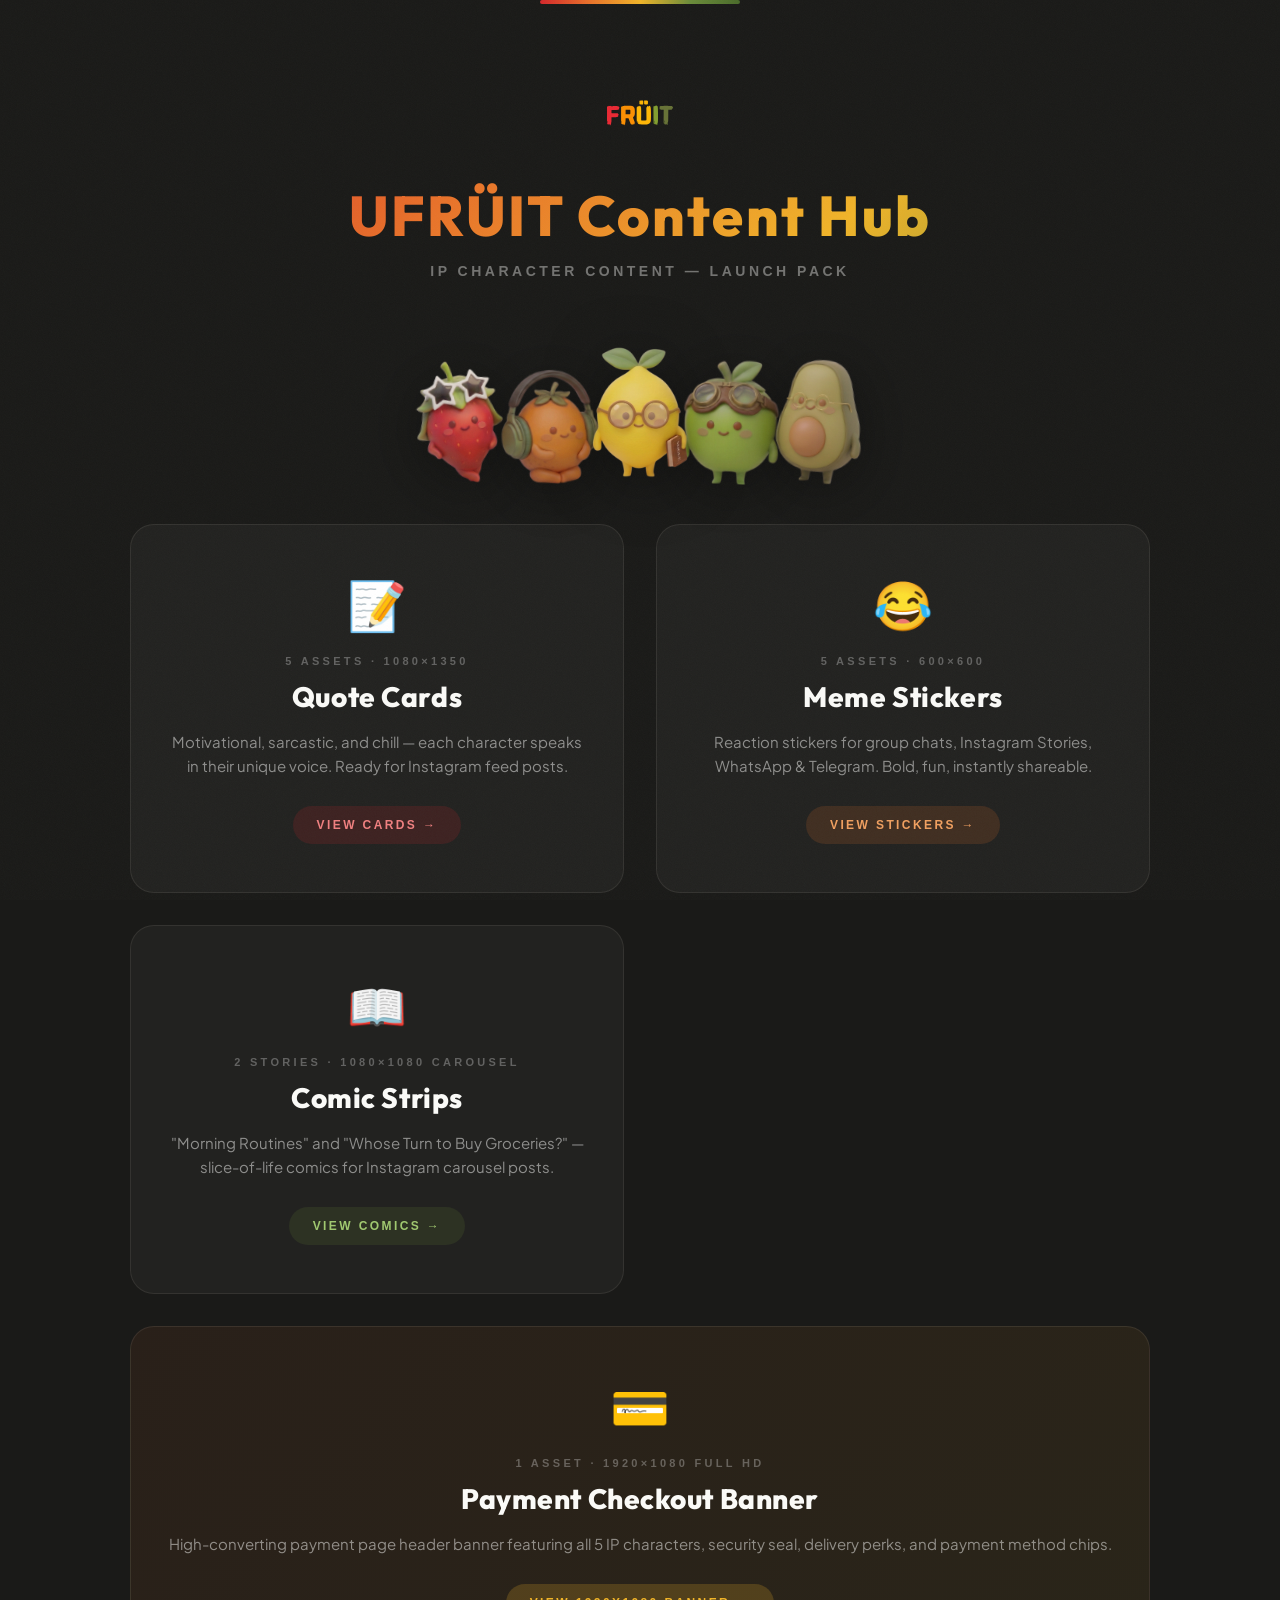
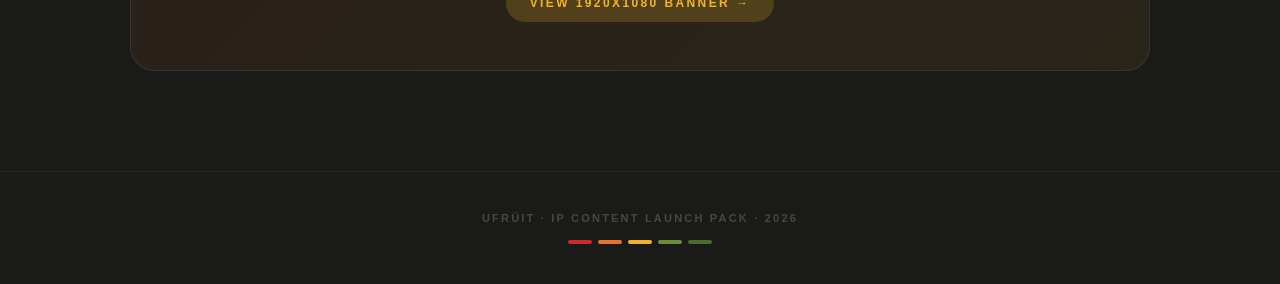
<file: content/index.html>
<!DOCTYPE html>
<html lang="en">
<head>
    <meta charset="UTF-8">
    <meta name="viewport" content="width=device-width, initial-scale=1.0">
    <title>UFRÜIT IP — Content Hub (V3 Master)</title>
    <style>
        @import url('https://fonts.googleapis.com/css2?family=Outfit:wght@400;500;600;700;800&family=Plus+Jakarta+Sans:wght@400;500;600;700&display=swap');

        :root {
            --tomato-red: #D4272B;
            --harvest-orange: #E8722A;
            --golden-amber: #F0B429;
            --leaf-green: #6B8C3A;
            --forest-olive: #4A6B2A;
            --warm-cream: #F5F0E8;
            --charcoal: #1A1A18;
            --snow-white: #FAFAF7;
        }

        * {
            margin: 0;
            padding: 0;
            box-sizing: border-box;
        }

        body {
            background: var(--charcoal);
            color: var(--snow-white);
            font-family: 'Plus Jakarta Sans', -apple-system, sans-serif;
            min-height: 100vh;
            overflow-x: hidden;
        }

        /* Subtle noise overlay on body */
        body::after {
            content: '';
            position: fixed;
            inset: 0;
            pointer-events: none;
            opacity: 0.03;
            background-image: url("data:image/svg+xml,%3Csvg viewBox='0 0 256 256' xmlns='http://www.w3.org/2000/svg'%3E%3Cfilter id='n'%3E%3CfeTurbulence type='fractalNoise' baseFrequency='0.9' numOctaves='4' stitchTiles='stitch'/%3E%3C/filter%3E%3Crect width='100%25' height='100%25' filter='url(%23n)'/%3E%3C/svg%3E");
            background-size: 200px;
            z-index: 9999;
        }

        /* ─── Header ─── */
        .header {
            text-align: center;
            padding: 80px 40px 60px;
            position: relative;
        }

        .header::before {
            content: '';
            position: absolute;
            top: 0;
            left: 50%;
            transform: translateX(-50%);
            width: 200px;
            height: 4px;
            background: linear-gradient(90deg,
                var(--tomato-red),
                var(--harvest-orange),
                var(--golden-amber),
                var(--leaf-green),
                var(--forest-olive)
            );
            border-radius: 2px;
        }

        .logo-mark {
            height: 72px;
            width: auto;
            margin-bottom: 24px;
            opacity: 1;
        }

        .header h1 {
            font-family: 'Outfit', -apple-system, sans-serif;
            font-weight: 800;
            font-size: clamp(36px, 5vw, 56px);
            letter-spacing: 0.04em;
            margin-bottom: 12px;
            background: linear-gradient(135deg,
                var(--tomato-red),
                var(--harvest-orange),
                var(--golden-amber),
                var(--leaf-green)
            );
            -webkit-background-clip: text;
            -webkit-text-fill-color: transparent;
            background-clip: text;
        }

        .header p {
            font-family: 'Gabriel Sans', 'Trebuchet MS', sans-serif;
            font-weight: 700;
            font-size: 14px;
            letter-spacing: 0.25em;
            text-transform: uppercase;
            color: rgba(250, 250, 247, 0.4);
        }

        /* ─── Character Parade ─── */
        .character-parade {
            display: flex;
            justify-content: center;
            align-items: flex-end;
            gap: 0;
            padding: 20px 40px 0;
            margin-bottom: -20px;
            position: relative;
            z-index: 2;
        }

        .character-parade img {
            width: clamp(60px, 10vw, 100px);
            height: auto;
            filter: drop-shadow(0 10px 30px rgba(0,0,0,0.4));
            transition: transform 0.4s cubic-bezier(0.34, 1.56, 0.64, 1);
        }

        .character-parade img:hover {
            transform: translateY(-16px) scale(1.1);
        }

        .character-parade img:nth-child(1) { transform: translateX(20px) rotate(-5deg); }
        .character-parade img:nth-child(2) { transform: translateX(10px) rotate(-2deg); }
        .character-parade img:nth-child(3) { transform: translateY(-10px) scale(1.05); z-index: 3; }
        .character-parade img:nth-child(4) { transform: translateX(-10px) rotate(2deg); }
        .character-parade img:nth-child(5) { transform: translateX(-20px) rotate(5deg); }

        .character-parade img:nth-child(1):hover { transform: translateX(20px) rotate(-5deg) translateY(-16px) scale(1.1); }
        .character-parade img:nth-child(2):hover { transform: translateX(10px) rotate(-2deg) translateY(-16px) scale(1.1); }
        .character-parade img:nth-child(3):hover { transform: translateY(-26px) scale(1.15); }
        .character-parade img:nth-child(4):hover { transform: translateX(-10px) rotate(2deg) translateY(-16px) scale(1.1); }
        .character-parade img:nth-child(5):hover { transform: translateX(-20px) rotate(5deg) translateY(-16px) scale(1.1); }

        /* ─── Content Grid ─── */
        .content-grid {
            display: grid;
            grid-template-columns: repeat(auto-fit, minmax(320px, 1fr));
            gap: 32px;
            max-width: 1100px;
            margin: 0 auto;
            padding: 60px 40px 100px;
        }

        .content-card {
            background: rgba(245, 240, 232, 0.04);
            border: 1px solid rgba(245, 240, 232, 0.08);
            border-radius: 24px;
            padding: 48px 36px;
            text-align: center;
            text-decoration: none;
            color: var(--snow-white);
            transition: all 0.4s cubic-bezier(0.34, 1.56, 0.64, 1);
            position: relative;
            overflow: hidden;
            cursor: pointer;
            display: block;
        }

        .content-card::before {
            content: '';
            position: absolute;
            inset: 0;
            border-radius: 24px;
            opacity: 0;
            transition: opacity 0.4s ease;
        }

        .content-card:hover {
            transform: translateY(-8px) scale(1.02);
            border-color: rgba(245, 240, 232, 0.15);
            box-shadow: 0 24px 80px -20px rgba(0,0,0,0.5);
        }

        .content-card:hover::before {
            opacity: 1;
        }

        /* Card-specific accent gradients */
        .card-quotes::before {
            background: linear-gradient(135deg,
                rgba(212, 39, 43, 0.08),
                rgba(240, 180, 41, 0.05)
            );
        }
        .card-stickers::before {
            background: linear-gradient(135deg,
                rgba(232, 114, 42, 0.08),
                rgba(107, 140, 58, 0.05)
            );
        }
        .card-comics::before {
            background: linear-gradient(135deg,
                rgba(107, 140, 58, 0.08),
                rgba(74, 107, 42, 0.05)
            );
        }

        .card-emoji {
            font-size: 48px;
            margin-bottom: 20px;
            display: block;
        }

        .card-count {
            font-family: 'Gabriel Sans', 'Trebuchet MS', sans-serif;
            font-weight: 700;
            font-size: 11px;
            letter-spacing: 0.3em;
            text-transform: uppercase;
            color: rgba(250, 250, 247, 0.3);
            margin-bottom: 12px;
        }

        .content-card h2 {
            font-family: 'Outfit', -apple-system, sans-serif;
            font-weight: 800;
            font-size: 28px;
            margin-bottom: 16px;
            letter-spacing: 0.02em;
        }

        .content-card p {
            font-family: 'Plus Jakarta Sans', -apple-system, sans-serif;
            font-weight: 400;
            font-size: 15px;
            line-height: 1.6;
            color: rgba(250, 250, 247, 0.5);
        }

        .card-arrow {
            display: inline-flex;
            align-items: center;
            gap: 8px;
            margin-top: 28px;
            font-family: 'Gabriel Sans', 'Trebuchet MS', sans-serif;
            font-weight: 700;
            font-size: 12px;
            letter-spacing: 0.2em;
            text-transform: uppercase;
            padding: 12px 24px;
            border-radius: 100px;
            transition: all 0.3s ease;
        }

        .card-quotes .card-arrow {
            background: rgba(212, 39, 43, 0.15);
            color: #f08080;
        }
        .card-stickers .card-arrow {
            background: rgba(232, 114, 42, 0.15);
            color: #f0a060;
        }
        .card-comics .card-arrow {
            background: rgba(107, 140, 58, 0.15);
            color: #a0c870;
        }

        .content-card:hover .card-arrow {
            transform: translateX(4px);
        }

        /* ─── Footer ─── */
        .footer {
            text-align: center;
            padding: 40px;
            border-top: 1px solid rgba(245, 240, 232, 0.06);
        }

        .footer p {
            font-family: 'Gabriel Sans', 'Trebuchet MS', sans-serif;
            font-weight: 700;
            font-size: 11px;
            letter-spacing: 0.2em;
            text-transform: uppercase;
            color: rgba(250, 250, 247, 0.2);
        }

        .color-bar {
            display: flex;
            justify-content: center;
            gap: 6px;
            margin-top: 16px;
        }

        .color-bar span {
            width: 24px;
            height: 4px;
            border-radius: 2px;
        }

        /* ─── Responsive ─── */
        @media (max-width: 720px) {
            .content-grid {
                grid-template-columns: 1fr;
                padding: 40px 20px 80px;
            }
            .header {
                padding: 60px 20px 40px;
            }
        }
    </style>
</head>
<body>

    <!-- Header -->
    <header class="header">
        <img src="../assets/UFRÜIT LOGO V3.svg" alt="UFRÜIT Canonical Master V3" class="logo-mark">
        <h1>UFRÜIT Content Hub</h1>
        <p>IP Character Content — Launch Pack</p>
    </header>

    <!-- Character Parade -->
    <div class="character-parade">
        <img src="../public/assets/IP1-Berry.png" alt="Berry" title="Berry — The Trendsetter 🍓">
        <img src="../public/assets/IP2-Juice.png" alt="Juice" title="Juice — The Chill One 🍊">
        <img src="../public/assets/IP3-Lemon.png" alt="Lemon" title="Lemon — The Brainiac 🍋">
        <img src="../public/assets/IP4-Crisp.png" alt="Crisp" title="Crisp — The Adventurer 🍏">
        <img src="../public/assets/IP5-Cado.png" alt="Cado" title="Cado — The Wise Elder 🥑">
    </div>

    <!-- Content Grid -->
    <section class="content-grid">

        <!-- Quote Cards -->
        <a href="quotes.html" class="content-card card-quotes">
            <span class="card-emoji">📝</span>
            <div class="card-count">5 Assets · 1080×1350</div>
            <h2>Quote Cards</h2>
            <p>Motivational, sarcastic, and chill — each character speaks in their unique voice. Ready for Instagram feed posts.</p>
            <div class="card-arrow">View Cards →</div>
        </a>

        <!-- Meme Stickers -->
        <a href="stickers.html" class="content-card card-stickers">
            <span class="card-emoji">😂</span>
            <div class="card-count">5 Assets · 600×600</div>
            <h2>Meme Stickers</h2>
            <p>Reaction stickers for group chats, Instagram Stories, WhatsApp & Telegram. Bold, fun, instantly shareable.</p>
            <div class="card-arrow">View Stickers →</div>
        </a>

        <!-- Comic Strips -->
        <a href="comics.html" class="content-card card-comics">
            <span class="card-emoji">📖</span>
            <div class="card-count">2 Stories · 1080×1080 Carousel</div>
            <h2>Comic Strips</h2>
            <p>"Morning Routines" and "Whose Turn to Buy Groceries?" — slice-of-life comics for Instagram carousel posts.</p>
            <div class="card-arrow">View Comics →</div>
        </a>

        <!-- Payment Checkout Banner -->
        <a href="checkout-banner.html" class="content-card card-quotes" style="grid-column: 1 / -1; background: linear-gradient(135deg, rgba(232, 114, 42, 0.08), rgba(240, 180, 41, 0.08));">
            <span class="card-emoji">💳</span>
            <div class="card-count">1 Asset · 1920×1080 Full HD</div>
            <h2>Payment Checkout Banner</h2>
            <p>High-converting payment page header banner featuring all 5 IP characters, security seal, delivery perks, and payment method chips.</p>
            <div class="card-arrow" style="background: rgba(240, 180, 41, 0.2); color: var(--golden-amber);">View 1920x1080 Banner →</div>
        </a>

    </section>

    <!-- Footer -->
    <footer class="footer">
        <p>UFRÜIT · IP Content Launch Pack · 2026</p>
        <div class="color-bar">
            <span style="background: var(--tomato-red);"></span>
            <span style="background: var(--harvest-orange);"></span>
            <span style="background: var(--golden-amber);"></span>
            <span style="background: var(--leaf-green);"></span>
            <span style="background: var(--forest-olive);"></span>
        </div>
    </footer>

</body>
</html>
</file>
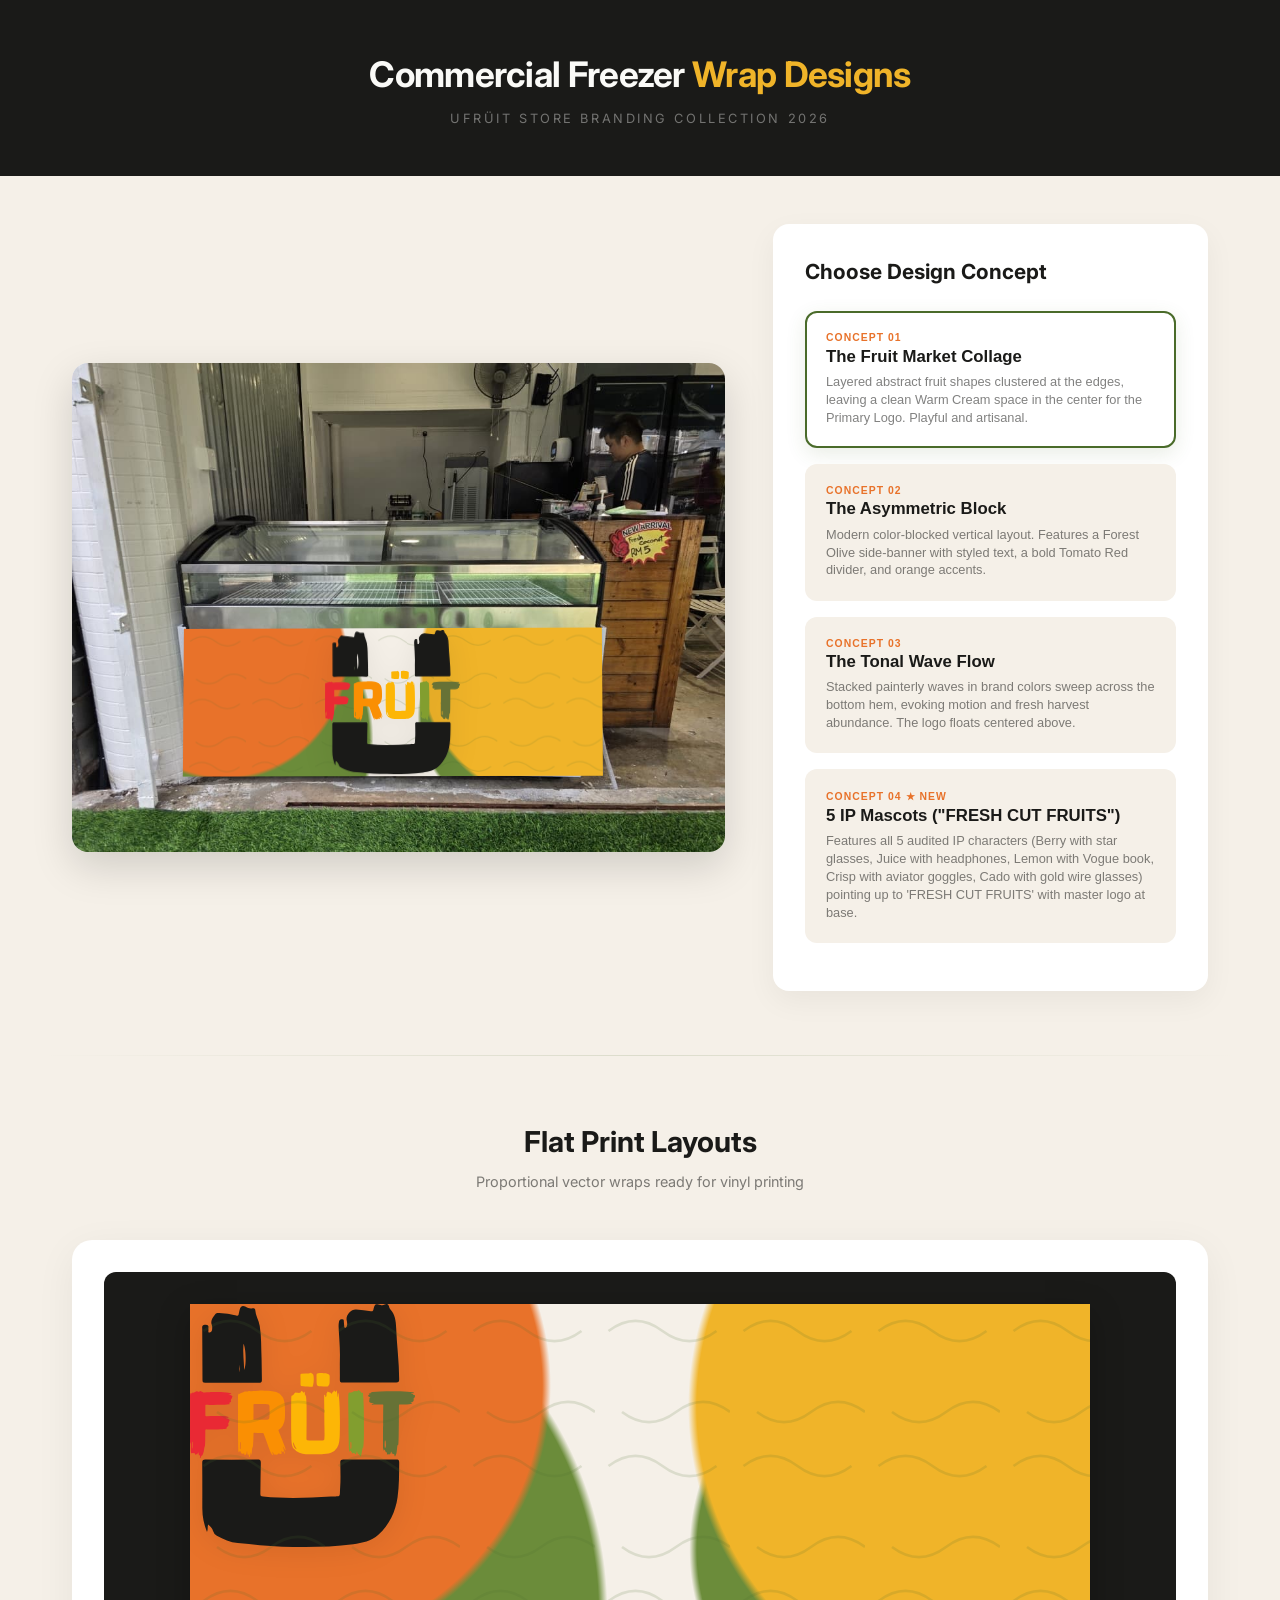
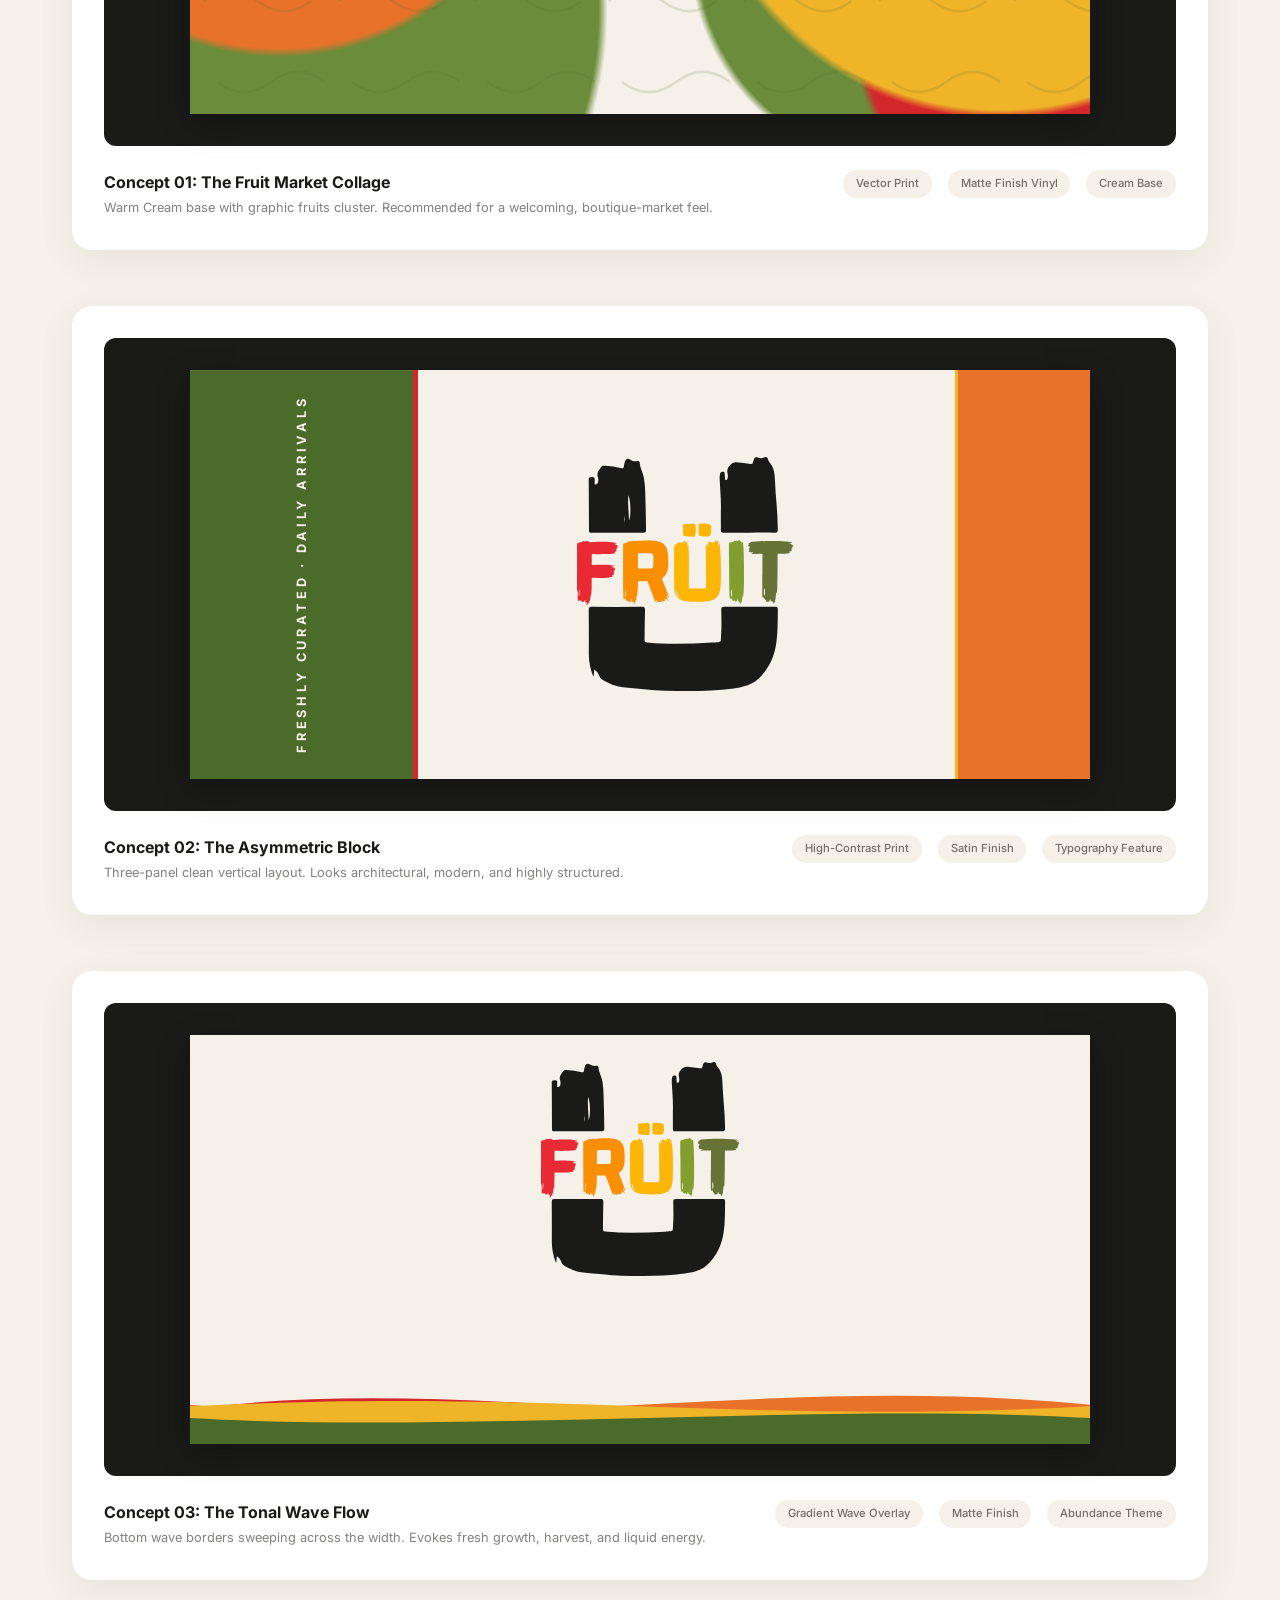
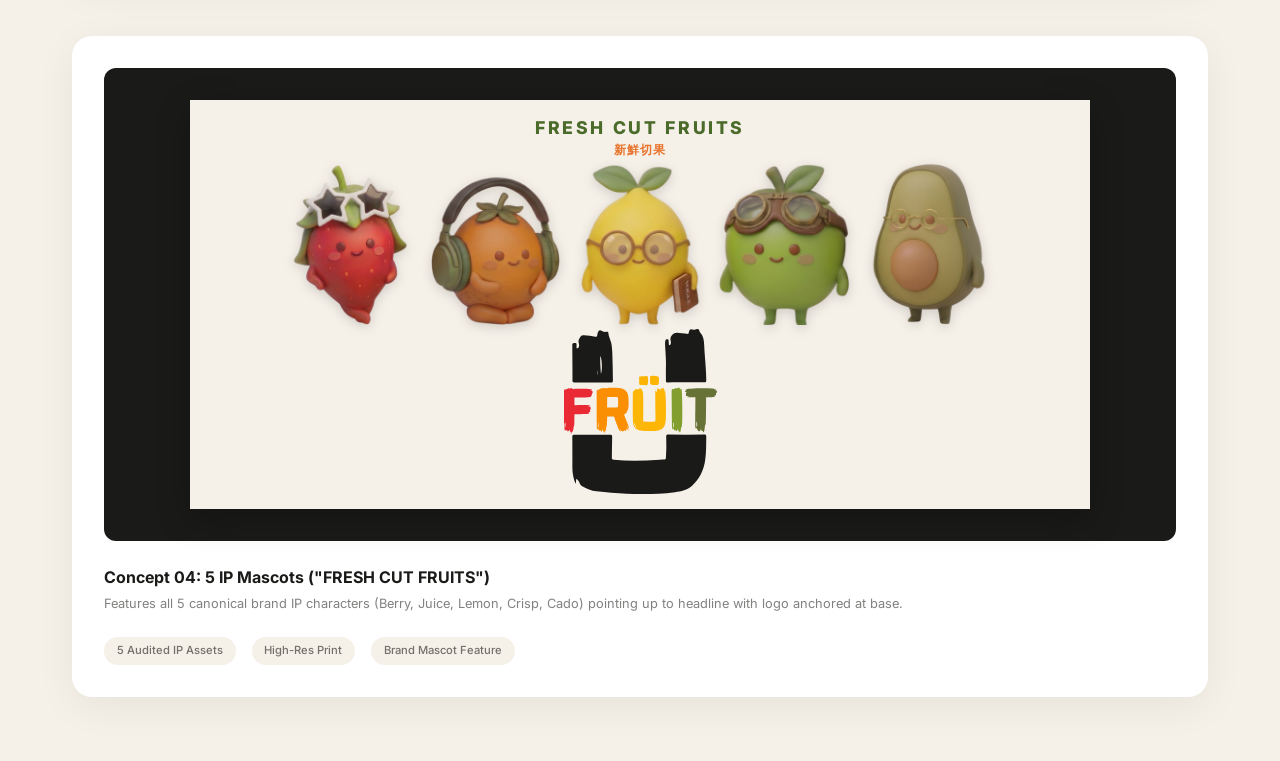
<file: fridge-sticker-design.html>
<!DOCTYPE html>
<html lang="en">
<head>
    <meta charset="UTF-8">
    <meta name="viewport" content="width=device-width, initial-scale=1.0">
    <title>UFRÜIT — Freezer Wrap Sticker Designs (V3 Spec)</title>
    <link href="https://fonts.googleapis.com/css2?family=Inter:wght@300;400;500;600;700&display=swap" rel="stylesheet">
    <style>
        :root {
            --tomato:       #D4272B;
            --orange:       #E8722A;
            --amber:        #F0B429;
            --leaf:         #6B8C3A;
            --olive:        #4A6B2A;
            --cream:        #F5F0E8;
            --charcoal:     #1A1A18;
            --snow:         #FAFAF7;
        }

        * { margin: 0; padding: 0; box-sizing: border-box; }

        body {
            font-family: 'Inter', system-ui, sans-serif;
            background: var(--cream);
            color: var(--charcoal);
            line-height: 1.5;
        }

        /* ═══ HEADER ═══ */
        .page-header {
            background: var(--charcoal);
            padding: 3rem 2rem;
            text-align: center;
        }
        .page-header h1 {
            color: var(--snow);
            font-size: 2.2rem;
            font-weight: 700;
            letter-spacing: -0.02em;
        }
        .page-header h1 span { color: var(--amber); }
        .page-header p {
            color: rgba(250,250,247,0.4);
            font-size: 0.8rem;
            letter-spacing: 0.2em;
            text-transform: uppercase;
            margin-top: 0.5rem;
        }

        /* ═══ INTERACTIVE MOCKUP SECTION ═══ */
        .section-mockup {
            max-width: 1200px;
            margin: 3rem auto;
            padding: 0 2rem;
            display: grid;
            grid-template-columns: 1.2fr 0.8fr;
            gap: 3rem;
            align-items: center;
        }

        .mockup-container {
            position: relative;
            width: 100%;
            border-radius: 16px;
            overflow: hidden;
            box-shadow: 0 15px 40px rgba(0,0,0,0.15);
            background: #fff;
        }

        .fridge-photo {
            width: 100%;
            display: block;
        }

        /* Absolute sticker overlay mapped to the white panel of fridge1.jpg */
        .sticker-overlay {
            position: absolute;
            left: 17%;
            top: 54.3%;
            width: 64.2%;
            height: 30.2%;
            z-index: 5;
            overflow: hidden;
            box-shadow: inset 0 2px 8px rgba(0,0,0,0.2), 0 1px 3px rgba(0,0,0,0.1);
            transform: perspective(600px) rotateX(1.2deg) rotateY(-0.3deg) skewY(-0.15deg);
            transform-origin: center center;
            transition: all 0.4s ease;
        }

        /* ═══ STICKER GRAPHICS ═══ */
        .wrap-design {
            position: absolute;
            inset: 0;
            width: 100%;
            height: 100%;
            opacity: 0;
            pointer-events: none;
            transition: opacity 0.4s ease;
            background: var(--cream);
            display: flex;
            align-items: center;
            justify-content: center;
        }

        .wrap-design.active {
            opacity: 1;
            pointer-events: auto;
        }

        /* Design 1: Artisanal Collage */
        .design-collage {
            background-color: var(--cream);
            background-image: 
                /* Left Fruit Shapes */
                radial-gradient(circle at 10% 20%, var(--orange) 0%, var(--orange) 30%, transparent 31%),
                radial-gradient(circle at 5% 75%, var(--leaf) 0%, var(--leaf) 40%, transparent 41%),
                radial-gradient(circle at 20% 50%, var(--tomato) 0%, var(--tomato) 25%, transparent 26%),
                /* Right Fruit Shapes */
                radial-gradient(circle at 90% 25%, var(--amber) 0%, var(--amber) 35%, transparent 36%),
                radial-gradient(circle at 95% 80%, var(--tomato) 0%, var(--tomato) 20%, transparent 21%),
                radial-gradient(circle at 80% 60%, var(--leaf) 0%, var(--leaf) 28%, transparent 29%);
            background-size: 100% 100%;
        }

        /* Abstract Botanical Overlay via SVG */
        .collage-botanical {
            position: absolute;
            inset: 0;
            width: 100%;
            height: 100%;
            z-index: 2;
            opacity: 0.15;
            background-image: url("data:image/svg+xml,%3Csvg viewBox='0 0 100 100' xmlns='http://www.w3.org/2000/svg'%3E%3Cpath d='M10,20 Q30,5 50,20 T90,20' fill='none' stroke='%234A6B2A' stroke-width='2'/%3E%3Cpath d='M20,80 Q40,95 60,80 T100,80' fill='none' stroke='%234A6B2A' stroke-width='2'/%3E%3C/svg%3E");
            background-size: 15% auto;
        }

        .design-collage .logo-center {
            z-index: 3;
            width: 32%;
            filter: drop-shadow(0 4px 15px rgba(0,0,0,0.08));
        }

        /* Design 2: Asymmetric Block */
        .design-block {
            background-color: var(--cream);
            display: flex;
            justify-content: flex-start;
            position: relative;
        }

        .block-left {
            width: 25%;
            height: 100%;
            background: var(--olive);
            display: flex;
            align-items: center;
            justify-content: center;
            color: var(--cream);
            font-size: 0.5rem;
            font-weight: 700;
            letter-spacing: 0.25em;
            text-transform: uppercase;
            writing-mode: vertical-rl;
            text-orientation: mixed;
            transform: rotate(180deg);
            padding: 10px 0;
            border-left: 2px solid var(--tomato);
        }

        .block-center {
            width: 60%;
            height: 100%;
            display: flex;
            align-items: center;
            justify-content: center;
            position: relative;
        }

        .block-center::before {
            content: '';
            position: absolute;
            left: 0; top: 0; bottom: 0;
            width: 3px;
            background: var(--tomato);
        }

        .block-right {
            width: 15%;
            height: 100%;
            background: var(--orange);
            border-left: 3px solid var(--amber);
        }

        .design-block .logo-center {
            width: 50%;
        }

        /* Design 3: Tonal Waves */
        .design-waves {
            background: var(--cream);
            overflow: hidden;
            display: flex;
            flex-direction: column;
            justify-content: space-between;
        }

        .waves-logo-container {
            flex-grow: 1;
            display: flex;
            align-items: center;
            justify-content: center;
            padding-top: 5px;
        }

        .waves-logo-container .logo-center {
            width: 28%;
        }

        .waves-wrapper {
            width: 100%;
            height: 38%;
            position: relative;
        }

        .wave-svg {
            position: absolute;
            bottom: -5px;
            left: 0;
            width: 100%;
            height: 100%;
        }

        /* Design 4: 5 IP Mascots */
        .design-mascots {
            background-color: var(--cream);
            display: flex;
            flex-direction: column;
            justify-content: space-between;
            align-items: center;
            padding: 8px 12px 6px;
            position: relative;
        }

        .mascots-header {
            text-align: center;
            z-index: 2;
        }

        .mascots-header h4 {
            font-size: 0.65rem;
            font-weight: 800;
            letter-spacing: 0.12em;
            color: var(--olive);
            text-transform: uppercase;
        }

        .mascots-header span {
            font-size: 0.42rem;
            color: var(--orange);
            display: block;
            font-weight: 600;
            letter-spacing: 0.1em;
        }

        .mascots-row {
            display: flex;
            justify-content: space-around;
            align-items: flex-end;
            width: 90%;
            height: 52%;
            z-index: 2;
        }

        .mascot-img {
            height: 100%;
            max-width: 18%;
            object-fit: contain;
            filter: drop-shadow(0 3px 6px rgba(0,0,0,0.15));
            transition: transform 0.3s ease;
        }

        .mascot-img:hover {
            transform: translateY(-4px) scale(1.08);
        }

        .mascots-footer {
            width: 100%;
            display: flex;
            justify-content: center;
            align-items: center;
            z-index: 2;
        }

        /* ═══ CONTROLS PANEL ═══ */
        .controls-panel {
            background: white;
            border-radius: 16px;
            padding: 2rem;
            box-shadow: 0 10px 30px rgba(0,0,0,0.05);
        }

        .controls-title {
            font-size: 1.3rem;
            font-weight: 700;
            margin-bottom: 1.5rem;
            color: var(--charcoal);
        }

        .concept-btn {
            width: 100%;
            background: var(--cream);
            border: 2px solid transparent;
            border-radius: 12px;
            padding: 1.2rem;
            text-align: left;
            margin-bottom: 1rem;
            cursor: pointer;
            transition: all 0.3s ease;
        }

        .concept-btn:hover {
            background: #e8e3d9;
            transform: translateY(-2px);
        }

        .concept-btn.active {
            border-color: var(--olive);
            background: white;
            box-shadow: 0 6px 20px rgba(74,107,42,0.12);
        }

        .concept-num {
            font-size: 0.65rem;
            font-weight: 700;
            color: var(--orange);
            text-transform: uppercase;
            letter-spacing: 0.1em;
            display: block;
            margin-bottom: 0.2rem;
        }

        .concept-name {
            font-size: 1.05rem;
            font-weight: 700;
            color: var(--charcoal);
            margin-bottom: 0.4rem;
        }

        .concept-desc {
            font-size: 0.8rem;
            color: rgba(26,26,24,0.55);
            line-height: 1.4;
        }

        /* ═══ FLAT LAYOUTS SECTION ═══ */
        .section-flats {
            max-width: 1200px;
            margin: 4rem auto;
            padding: 0 2rem;
        }

        .flats-header {
            text-align: center;
            margin-bottom: 3rem;
        }

        .flats-header h2 {
            font-size: 1.8rem;
            font-weight: 700;
        }

        .flats-grid {
            display: grid;
            grid-template-columns: 1fr;
            gap: 3.5rem;
        }

        .flat-card {
            background: white;
            border-radius: 20px;
            padding: 2rem;
            box-shadow: 0 10px 40px rgba(0,0,0,0.06);
        }

        .flat-canvas-wrapper {
            background: var(--charcoal);
            padding: 2rem;
            border-radius: 12px;
            display: flex;
            align-items: center;
            justify-content: center;
            margin-bottom: 1.5rem;
        }

        /* Flat aspect ratio is standard 2.2:1 wrap sticker size */
        .flat-canvas {
            width: 100%;
            max-width: 900px;
            aspect-ratio: 2.2 / 1;
            position: relative;
            overflow: hidden;
            box-shadow: 0 10px 30px rgba(0,0,0,0.25);
        }

        .flat-info {
            display: flex;
            justify-content: space-between;
            align-items: flex-start;
            flex-wrap: wrap;
            gap: 1.5rem;
        }

        .flat-spec-list {
            display: flex;
            gap: 1rem;
            flex-wrap: wrap;
        }

        .flat-spec-tag {
            font-size: 0.7rem;
            font-weight: 500;
            padding: 0.35rem 0.8rem;
            background: var(--cream);
            border-radius: 100px;
            color: rgba(26,26,24,0.6);
        }

        .divider {
            max-width: 1200px;
            margin: 4rem auto;
            height: 1px;
            background: linear-gradient(90deg, transparent, rgba(74,107,42,0.15), transparent);
        }
    </style>
</head>
<body>

    <!-- HEADER -->
    <header class="page-header">
        <h1>Commercial Freezer <span>Wrap Designs</span></h1>
        <p>UFRÜIT store branding collection 2026</p>
    </header>

    <!-- INTERACTIVE MOCKUP SECTION -->
    <section class="section-mockup">
        <!-- Mockup Display Panel -->
        <div class="mockup-container">
            <img src="fridge1.jpg" alt="Shop Freezer" class="fridge-photo">
            
            <!-- Dynamic Sticker Overlay -->
            <div class="sticker-overlay">
                
                <!-- Wrap 1: Collage -->
                <div class="wrap-design design-collage active" id="mock-wrap-1">
                    <div class="collage-botanical"></div>
                    <div class="logo-center logo-svg-inject"></div>
                </div>

                <!-- Wrap 2: Block -->
                <div class="wrap-design design-block" id="mock-wrap-2">
                    <div class="block-left">Freshly Curated · Daily Arrivals</div>
                    <div class="block-center">
                        <div class="logo-center logo-svg-inject"></div>
                    </div>
                    <div class="block-right"></div>
                </div>

                <!-- Wrap 3: Waves -->
                <div class="wrap-design design-waves" id="mock-wrap-3">
                    <div class="waves-logo-container">
                        <div class="logo-center logo-svg-inject"></div>
                    </div>
                    <div class="waves-wrapper">
                        <!-- Wave SVGs stacked -->
                        <svg class="wave-svg" viewBox="0 0 100 20" preserveAspectRatio="none">
                            <!-- Tomato Red Wave -->
                            <path d="M0,15 C30,10 70,20 100,15 L100,20 L0,20 Z" fill="#D4272B"/>
                        </svg>
                        <svg class="wave-svg" viewBox="0 0 100 20" preserveAspectRatio="none" style="height: 80%;">
                            <!-- Orange Wave -->
                            <path d="M0,13 C35,18 65,8 100,13 L100,20 L0,20 Z" fill="#E8722A"/>
                        </svg>
                        <svg class="wave-svg" viewBox="0 0 100 20" preserveAspectRatio="none" style="height: 60%;">
                            <!-- Amber Wave -->
                            <path d="M0,11 C40,7 60,15 100,11 L100,20 L0,20 Z" fill="#F0B429"/>
                        </svg>
                        <svg class="wave-svg" viewBox="0 0 100 20" preserveAspectRatio="none" style="height: 40%;">
                            <!-- Olive Wave -->
                    </div>
                </div>

                <!-- Wrap 4: 5 IP Mascots -->
                <div class="wrap-design design-mascots" id="mock-wrap-4">
                    <div class="mascots-header">
                        <h4>FRESH CUT FRUITS</h4>
                        <span>新鮮切果</span>
                    </div>
                    <div class="mascots-row">
                        <img src="public/assets/IP1-Berry.png" alt="Berry" class="mascot-img">
                        <img src="public/assets/IP2-Juice.png" alt="Juice" class="mascot-img">
                        <img src="public/assets/IP3-Lemon.png" alt="Lemon" class="mascot-img">
                        <img src="public/assets/IP4-Crisp.png" alt="Crisp" class="mascot-img">
                        <img src="public/assets/IP5-Cado.png" alt="Cado" class="mascot-img">
                    </div>
                    <div class="mascots-footer">
                        <div class="logo-center logo-svg-inject" style="width: 25%;"></div>
                    </div>
                </div>

            </div>
        </div>

        <!-- Controls Side Panel -->
        <div class="controls-panel">
            <h3 class="controls-title">Choose Design Concept</h3>
            
            <button class="concept-btn active" onclick="switchMockup(1)">
                <span class="concept-num">Concept 01</span>
                <div class="concept-name">The Fruit Market Collage</div>
                <p class="concept-desc">Layered abstract fruit shapes clustered at the edges, leaving a clean Warm Cream space in the center for the Primary Logo. Playful and artisanal.</p>
            </button>

            <button class="concept-btn" onclick="switchMockup(2)">
                <span class="concept-num">Concept 02</span>
                <div class="concept-name">The Asymmetric Block</div>
                <p class="concept-desc">Modern color-blocked vertical layout. Features a Forest Olive side-banner with styled text, a bold Tomato Red divider, and orange accents.</p>
            </button>

            <button class="concept-btn" onclick="switchMockup(3)">
                <span class="concept-num">Concept 03</span>
                <div class="concept-name">The Tonal Wave Flow</div>
                <p class="concept-desc">Stacked painterly waves in brand colors sweep across the bottom hem, evoking motion and fresh harvest abundance. The logo floats centered above.</p>
            </button>

            <button class="concept-btn" onclick="switchMockup(4)">
                <span class="concept-num">Concept 04 ★ NEW</span>
                <div class="concept-name">5 IP Mascots ("FRESH CUT FRUITS")</div>
                <p class="concept-desc">Features all 5 audited IP characters (Berry with star glasses, Juice with headphones, Lemon with Vogue book, Crisp with aviator goggles, Cado with gold wire glasses) pointing up to 'FRESH CUT FRUITS' with master logo at base.</p>
            </button>
        </div>
    </section>

    <div class="divider"></div>

    <!-- FLAT LAYOUTS SECTION -->
    <section class="section-flats">
        <div class="flats-header">
            <h2>Flat Print Layouts</h2>
            <p style="color: rgba(26,26,24,0.55); font-size: 0.9rem; margin-top: 0.5rem;">Proportional vector wraps ready for vinyl printing</p>
        </div>

        <div class="flats-grid">
            <!-- Flat 1 -->
            <div class="flat-card">
                <div class="flat-canvas-wrapper">
                    <div class="flat-canvas design-collage">
                        <div class="collage-botanical"></div>
                        <div class="logo-center logo-svg-inject" style="width: 25%;"></div>
                    </div>
                </div>
                <div class="flat-info">
                    <div>
                        <h4 style="font-weight: 700; margin-bottom: 0.3rem;">Concept 01: The Fruit Market Collage</h4>
                        <p style="font-size: 0.8rem; color: rgba(26,26,24,0.55);">Warm Cream base with graphic fruits cluster. Recommended for a welcoming, boutique-market feel.</p>
                    </div>
                    <div class="flat-spec-list">
                        <span class="flat-spec-tag">Vector Print</span>
                        <span class="flat-spec-tag">Matte Finish Vinyl</span>
                        <span class="flat-spec-tag">Cream Base</span>
                    </div>
                </div>
            </div>

            <!-- Flat 2 -->
            <div class="flat-card">
                <div class="flat-canvas-wrapper">
                    <div class="flat-canvas design-block">
                        <div class="block-left" style="font-size: 0.8rem; letter-spacing: 0.3em; padding: 20px 0;">Freshly Curated · Daily Arrivals</div>
                        <div class="block-center" style="width: 60%;">
                            <div class="logo-center logo-svg-inject" style="width: 40%;"></div>
                        </div>
                        <div class="block-right" style="width: 15%;"></div>
                    </div>
                </div>
                <div class="flat-info">
                    <div>
                        <h4 style="font-weight: 700; margin-bottom: 0.3rem;">Concept 02: The Asymmetric Block</h4>
                        <p style="font-size: 0.8rem; color: rgba(26,26,24,0.55);">Three-panel clean vertical layout. Looks architectural, modern, and highly structured.</p>
                    </div>
                    <div class="flat-spec-list">
                        <span class="flat-spec-tag">High-Contrast Print</span>
                        <span class="flat-spec-tag">Satin Finish</span>
                        <span class="flat-spec-tag">Typography Feature</span>
                    </div>
                </div>
            </div>

            <!-- Flat 3 -->
            <div class="flat-card">
                <div class="flat-canvas-wrapper">
                    <div class="flat-canvas design-waves">
                        <div class="waves-logo-container" style="padding-top: 15px;">
                            <div class="logo-center logo-svg-inject" style="width: 22%;"></div>
                        </div>
                        <div class="waves-wrapper" style="height: 38%;">
                            <svg class="wave-svg" viewBox="0 0 100 20" preserveAspectRatio="none">
                                <path d="M0,15 C30,10 70,20 100,15 L100,20 L0,20 Z" fill="#D4272B"/>
                            </svg>
                            <svg class="wave-svg" viewBox="0 0 100 20" preserveAspectRatio="none" style="height: 80%;">
                                <path d="M0,13 C35,18 65,8 100,13 L100,20 L0,20 Z" fill="#E8722A"/>
                            </svg>
                            <svg class="wave-svg" viewBox="0 0 100 20" preserveAspectRatio="none" style="height: 60%;">
                                <path d="M0,11 C40,7 60,15 100,11 L100,20 L0,20 Z" fill="#F0B429"/>
                            </svg>
                            <svg class="wave-svg" viewBox="0 0 100 20" preserveAspectRatio="none" style="height: 40%;">
                                <path d="M0,10 C30,15 70,5 100,10 L100,20 L0,20 Z" fill="#4A6B2A"/>
                            </svg>
                        </div>
                    </div>
                </div>
                <div class="flat-info">
                    <div>
                        <h4 style="font-weight: 700; margin-bottom: 0.3rem;">Concept 03: The Tonal Wave Flow</h4>
                        <p style="font-size: 0.8rem; color: rgba(26,26,24,0.55);">Bottom wave borders sweeping across the width. Evokes fresh growth, harvest, and liquid energy.</p>
                    </div>
                    <div class="flat-spec-list">
                        <span class="flat-spec-tag">Gradient Wave Overlay</span>
                        <span class="flat-spec-tag">Matte Finish</span>
                        <span class="flat-spec-tag">Abundance Theme</span>
                    </div>
                </div>
            </div>

            <!-- Flat 4 -->
            <div class="flat-card">
                <div class="flat-canvas-wrapper">
                    <div class="flat-canvas design-mascots" style="padding: 15px 25px;">
                        <div class="mascots-header">
                            <h4 style="font-size: 1.1rem; letter-spacing: 0.15em;">FRESH CUT FRUITS</h4>
                            <span style="font-size: 0.75rem;">新鮮切果</span>
                        </div>
                        <div class="mascots-row" style="height: 58%; width: 85%;">
                            <img src="public/assets/IP1-Berry.png" alt="Berry" class="mascot-img">
                            <img src="public/assets/IP2-Juice.png" alt="Juice" class="mascot-img">
                            <img src="public/assets/IP3-Lemon.png" alt="Lemon" class="mascot-img">
                            <img src="public/assets/IP4-Crisp.png" alt="Crisp" class="mascot-img">
                            <img src="public/assets/IP5-Cado.png" alt="Cado" class="mascot-img">
                        </div>
                        <div class="mascots-footer">
                            <div class="logo-center logo-svg-inject" style="width: 18%;"></div>
                        </div>
                    </div>
                </div>
                <div class="flat-info">
                    <div>
                        <h4 style="font-weight: 700; margin-bottom: 0.3rem;">Concept 04: 5 IP Mascots ("FRESH CUT FRUITS")</h4>
                        <p style="font-size: 0.8rem; color: rgba(26,26,24,0.55);">Features all 5 canonical brand IP characters (Berry, Juice, Lemon, Crisp, Cado) pointing up to headline with logo anchored at base.</p>
                    </div>
                    <div class="flat-spec-list">
                        <span class="flat-spec-tag">5 Audited IP Assets</span>
                        <span class="flat-spec-tag">High-Res Print</span>
                        <span class="flat-spec-tag">Brand Mascot Feature</span>
                    </div>
                </div>
            </div>
        </div>
    </section>

    <!-- SVG LOGO CODE -->
    <script>
        const primaryLogo = '<img src="assets/UFRÜIT LOGO V3.svg" alt="UFRÜIT Canonical Master V3" style="width: 100%; height: auto; display: block;">';

        // Inject SVGs
        document.querySelectorAll('.logo-svg-inject').forEach(el => {
            el.innerHTML = primaryLogo;
        });

        // Switch active mockup design
        function switchMockup(id) {
            // Remove active classes
            document.querySelectorAll('.wrap-design').forEach(el => el.classList.remove('active'));
            document.querySelectorAll('.concept-btn').forEach(el => el.classList.remove('active'));
            
            // Add active class to selected elements
            document.getElementById('mock-wrap-' + id).classList.add('active');
            event.currentTarget.classList.add('active');
        }
    </script>
</body>
</html>
</file>
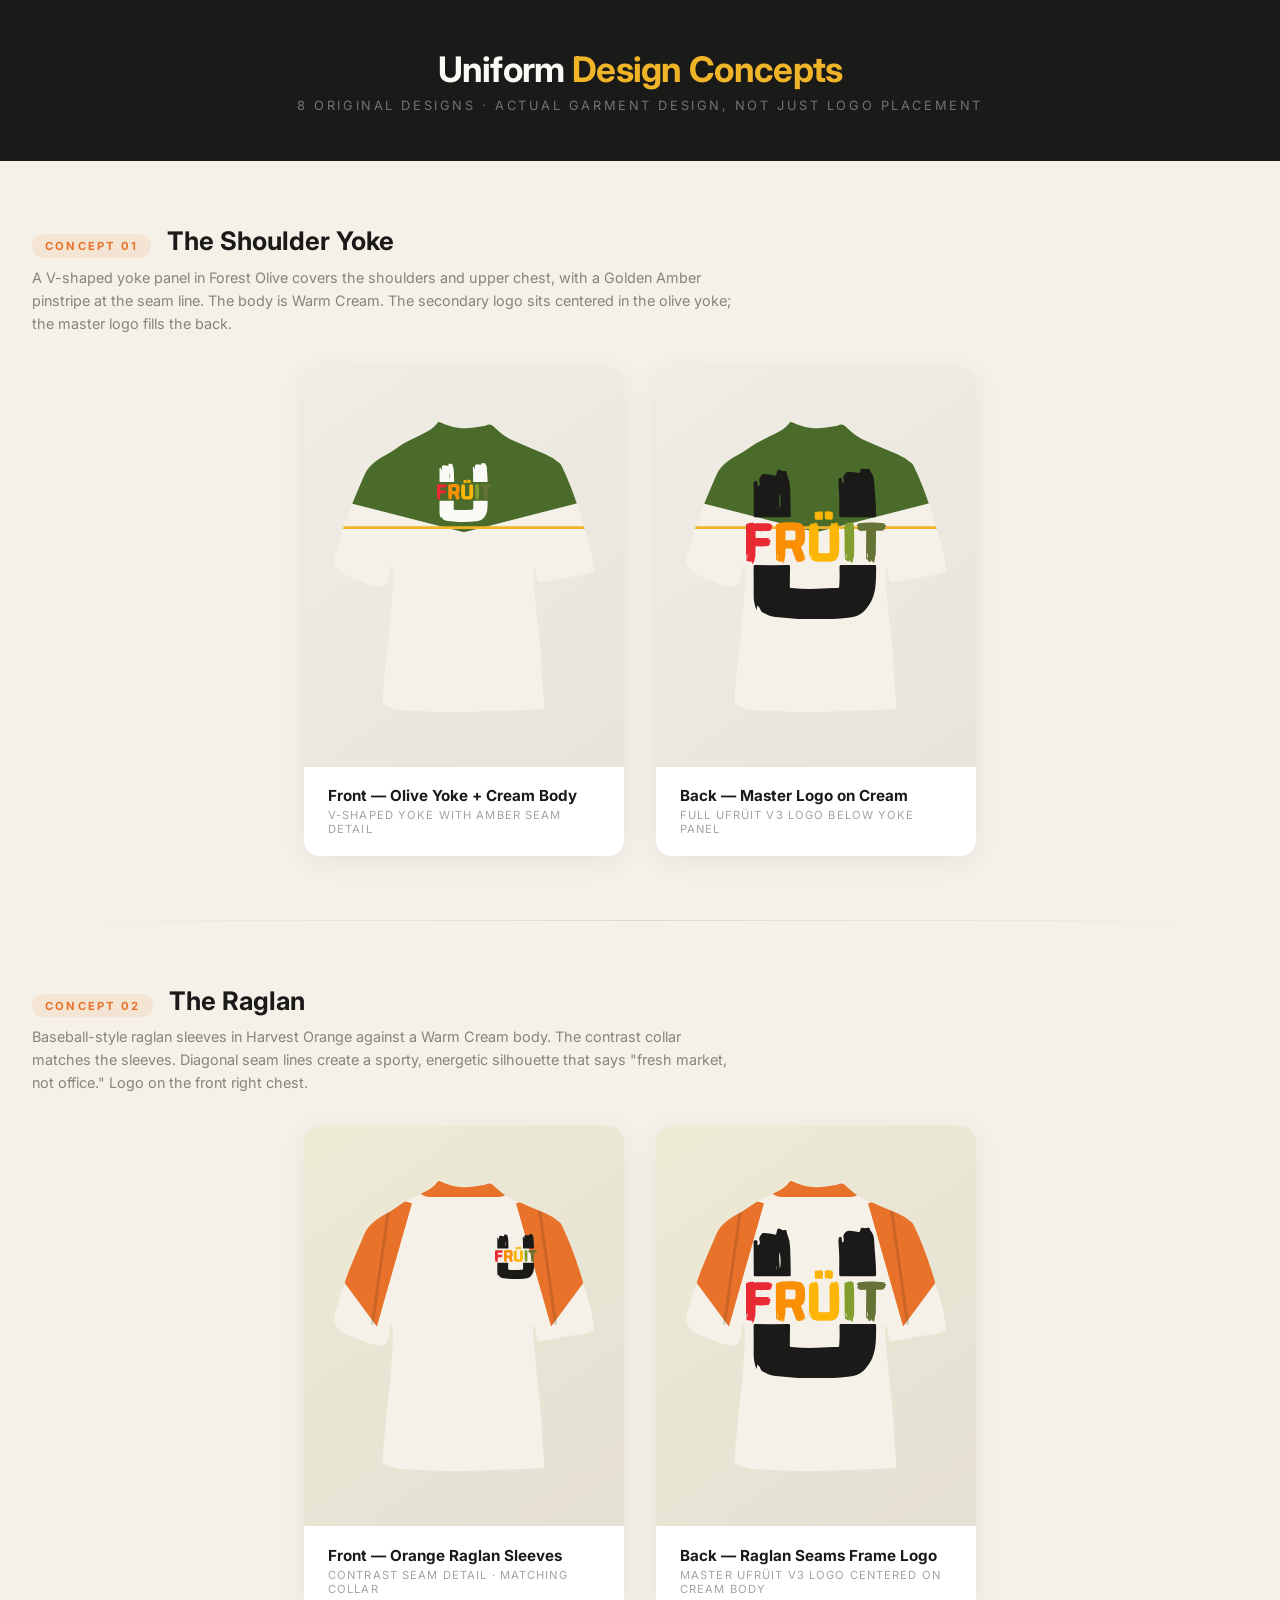
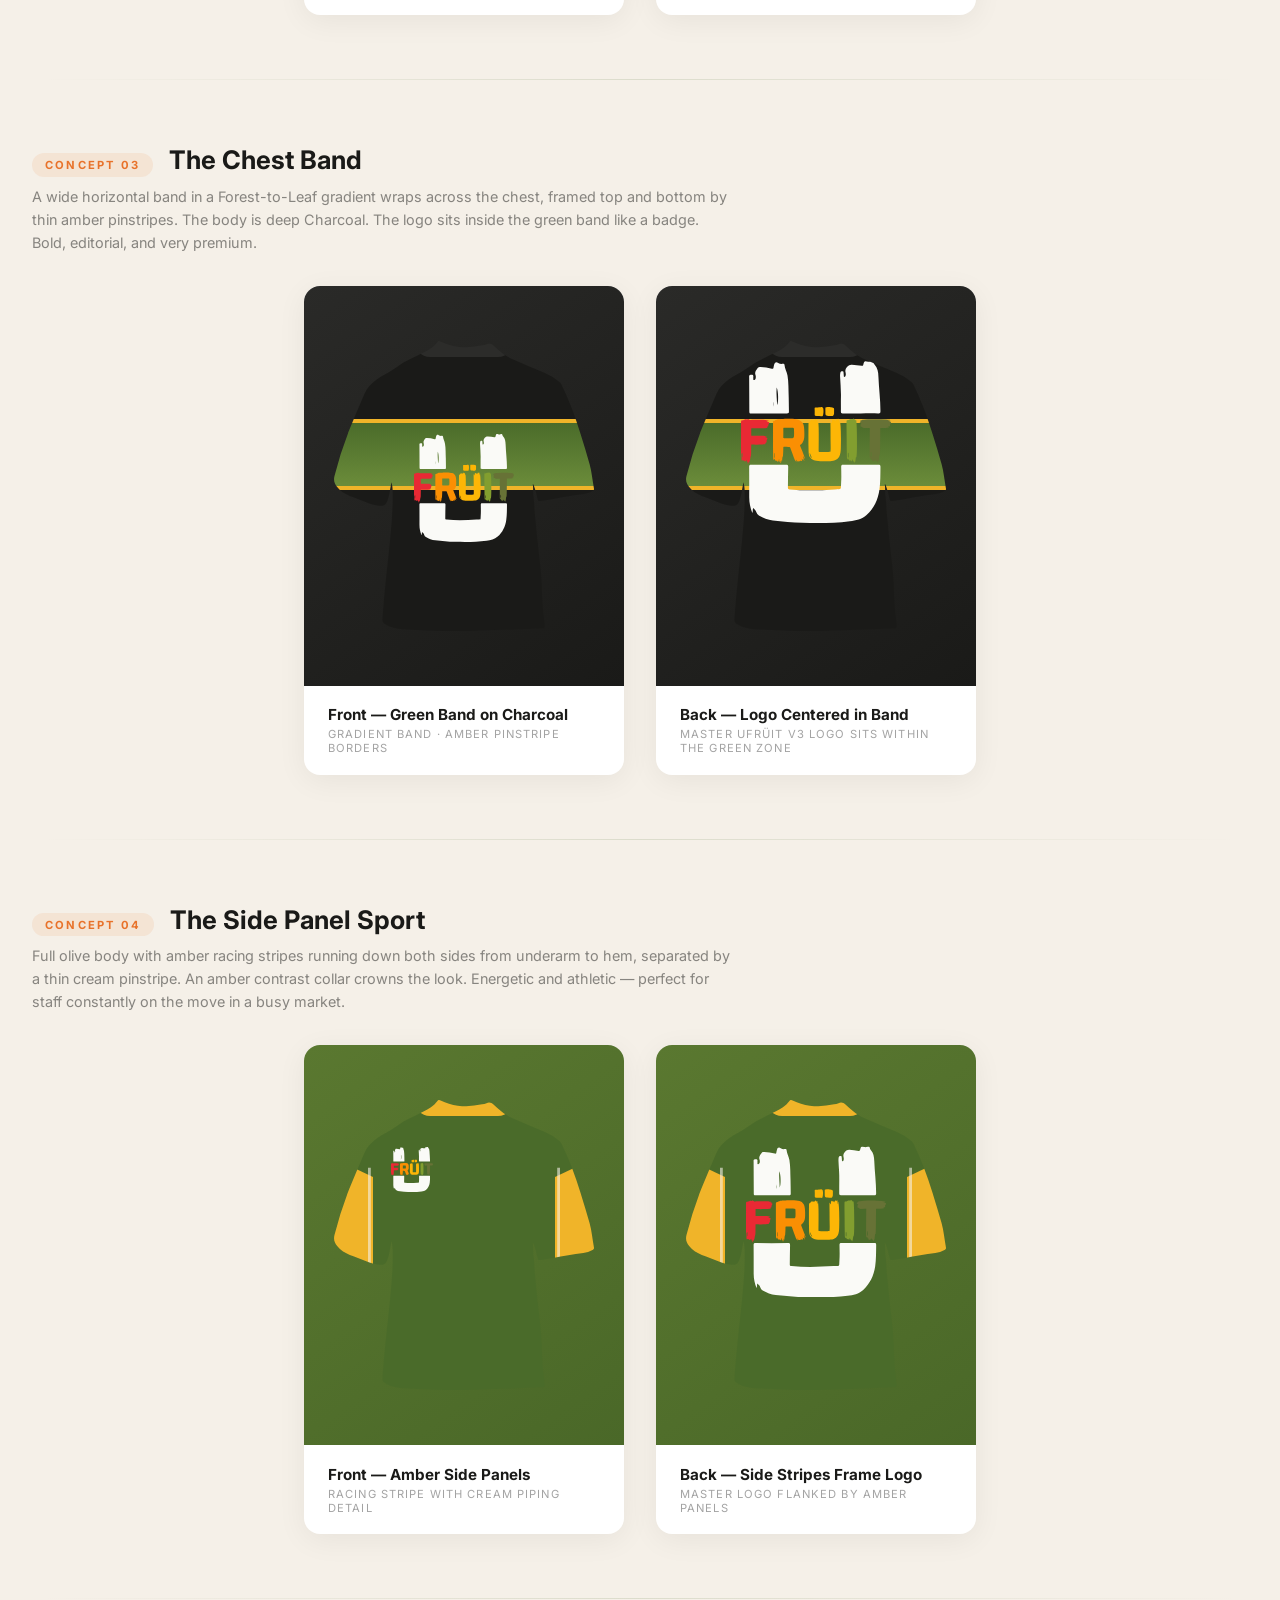
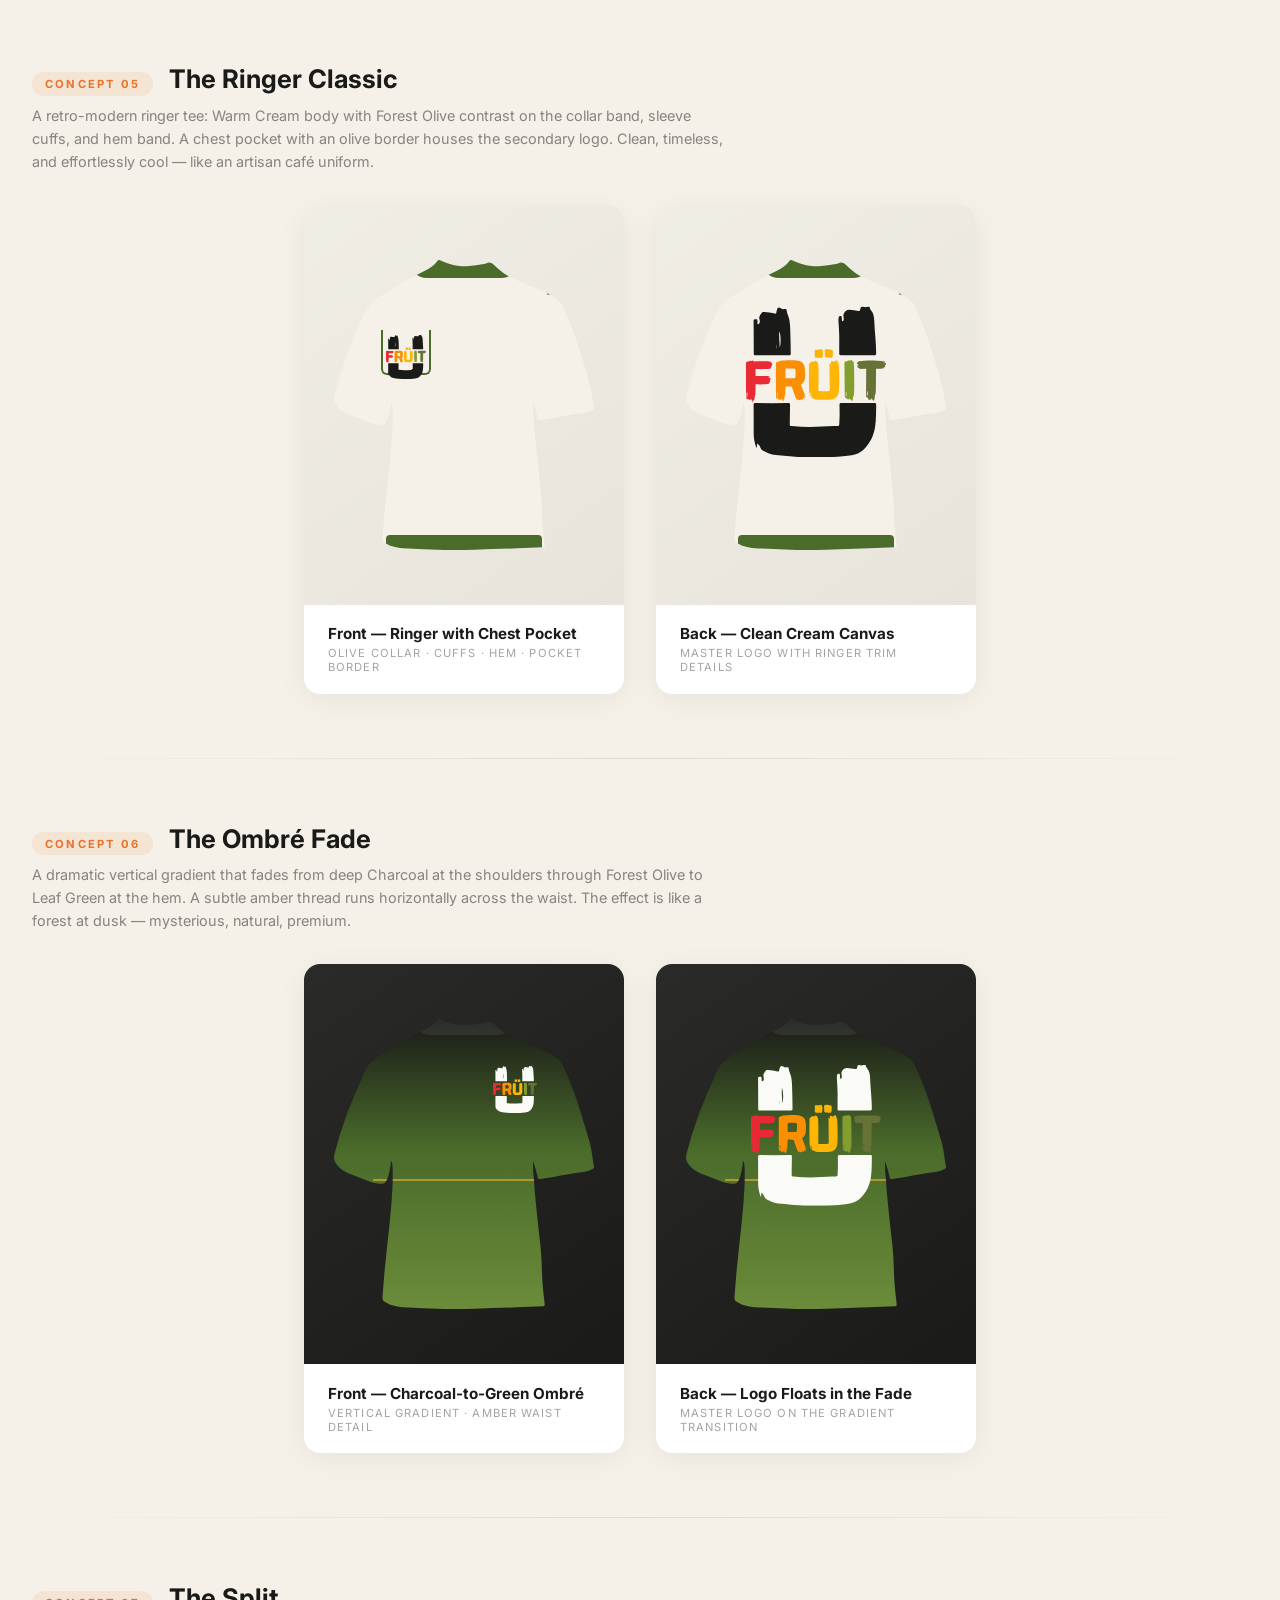
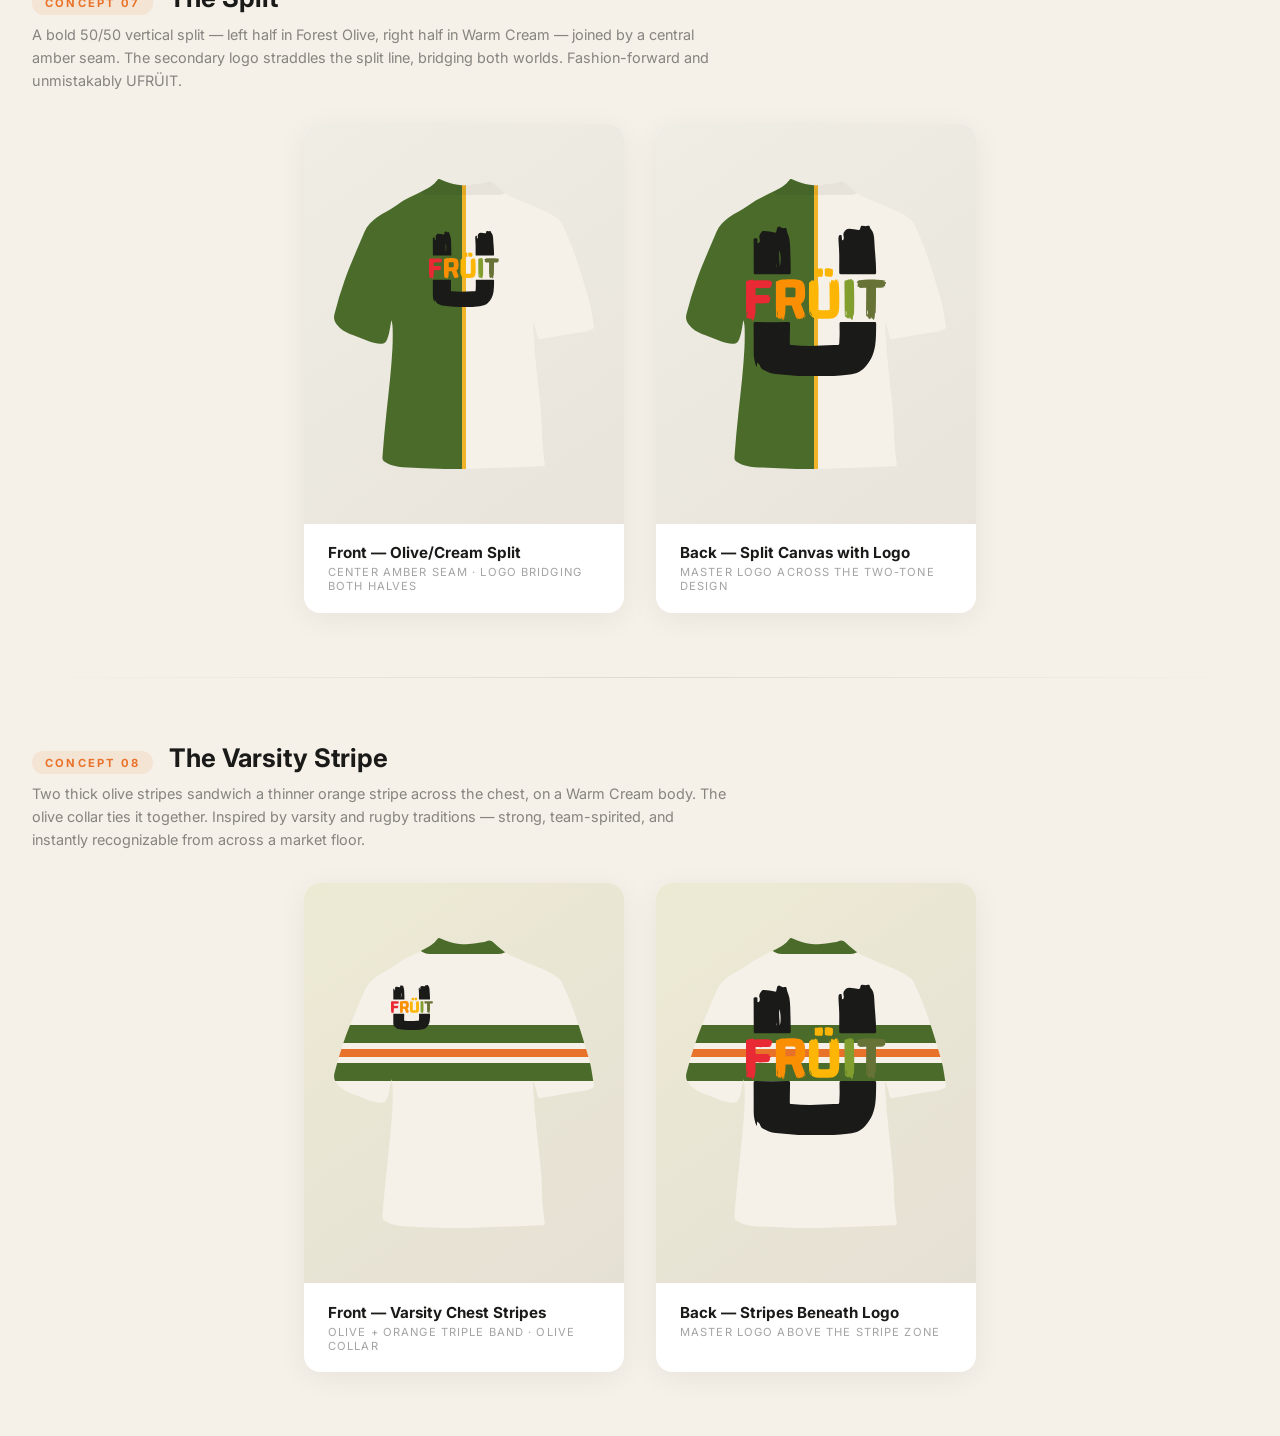
<file: uniform-tech-pack.html>
<!DOCTYPE html>
<html lang="en">
<head>
    <meta charset="UTF-8">
    <meta name="viewport" content="width=device-width, initial-scale=1.0">
    <title>UFRÜIT — Uniform Design Concepts (V3 Spec)</title>
    <link href="https://fonts.googleapis.com/css2?family=Inter:wght@300;400;500;600;700&display=swap" rel="stylesheet">
    <style>
        :root {
            --tomato:    #D4272B;
            --orange:    #E8722A;
            --amber:     #F0B429;
            --leaf:      #6B8C3A;
            --olive:     #4A6B2A;
            --cream:     #F5F0E8;
            --charcoal:  #1A1A18;
            --snow:      #FAFAF7;
        }

        * { margin: 0; padding: 0; box-sizing: border-box; }

        body {
            font-family: 'Inter', system-ui, sans-serif;
            background: var(--cream);
            color: var(--charcoal);
        }

        /* ═══ HEADER ═══ */
        .page-header {
            background: var(--charcoal);
            padding: 3rem 2rem;
            text-align: center;
        }
        .page-header h1 {
            color: var(--snow);
            font-size: 2.2rem;
            font-weight: 700;
            letter-spacing: -0.02em;
        }
        .page-header h1 span { color: var(--amber); }
        .page-header p {
            color: rgba(250,250,247,0.4);
            font-size: 0.8rem;
            letter-spacing: 0.2em;
            text-transform: uppercase;
            margin-top: 0.5rem;
        }

        /* ═══ DESIGN SECTION ═══ */
        .design-section {
            max-width: 1300px;
            margin: 0 auto;
            padding: 4rem 2rem;
        }

        .design-header {
            display: flex;
            align-items: baseline;
            gap: 1rem;
            margin-bottom: 0.5rem;
        }
        .design-number {
            font-size: 0.7rem;
            font-weight: 700;
            letter-spacing: 0.2em;
            text-transform: uppercase;
            color: var(--orange);
            background: rgba(232,114,42,0.1);
            padding: 0.3rem 0.8rem;
            border-radius: 100px;
        }
        .design-name {
            font-size: 1.6rem;
            font-weight: 700;
        }
        .design-desc {
            color: rgba(26,26,24,0.5);
            font-size: 0.9rem;
            line-height: 1.6;
            max-width: 700px;
            margin-bottom: 2rem;
        }

        .views-row {
            display: flex;
            gap: 2rem;
            flex-wrap: wrap;
            justify-content: center;
        }

        .view-card {
            background: white;
            border-radius: 16px;
            overflow: hidden;
            box-shadow: 0 6px 30px rgba(0,0,0,0.06);
            width: 320px;
            transition: transform 0.3s ease, box-shadow 0.3s ease;
        }
        .view-card:hover {
            transform: translateY(-4px);
            box-shadow: 0 16px 50px rgba(0,0,0,0.1);
        }

        .view-canvas {
            height: 400px;
            display: flex;
            align-items: center;
            justify-content: center;
            position: relative;
        }

        .view-info {
            padding: 1.2rem 1.5rem;
        }
        .view-title {
            font-size: 0.95rem;
            font-weight: 700;
            margin-bottom: 0.2rem;
        }
        .view-sub {
            font-size: 0.7rem;
            color: rgba(26,26,24,0.4);
            text-transform: uppercase;
            letter-spacing: 0.1em;
        }

        /* ═══ SHIRT MASK ═══ */
        .shirt {
            width: 260px;
            height: 290px;
            position: relative;
            overflow: hidden;
            filter: drop-shadow(0 10px 20px rgba(0,0,0,0.12));
            -webkit-mask-image: url('data:image/svg+xml;utf8,<svg viewBox="0 0 657.07 650.74" preserveAspectRatio="none" xmlns="http://www.w3.org/2000/svg"><path d="M145,317c-1.09,5.64-2.14,11.29-3.27,16.91-1.71,8.5-3.37,17-7.09,24.93-4.54,9.64-9,11.41-19.51,10.62-23.38-1.77-44.22-12.06-66.06-19-12.09-3.81-23.87-8.53-34.06-16.39a66.08,66.08,0,0,1-7-6.33c-6.74-7-9.7-14.42-6.8-24.82a768.78,768.78,0,0,1,37-102.39c12.13-27.61,25.47-54.66,38.68-81.76,6.84-14,18.25-24,31.17-32.35C124,76,142.12,69.06,158.22,58.68,179.54,44.92,203.33,36.55,226.11,26,239.17,19.89,251.79,13.13,261.4,2c2.62-3,5.12-2.12,8-.92,13.92,5.72,28.26,10,43.28,11.61a199.49,199.49,0,0,0,61.62-2.91c3.75-.77,7.72-1.14,11.16-2.65,7.1-3.12,12.56-.85,18.29,3.43C415,19,425.36,28.49,437.94,34.89c3.41,1.73,6.86,3.41,10.42,4.81,28,11.07,56.33,21.42,84.56,32a138.86,138.86,0,0,1,36.64,20.2A20.07,20.07,0,0,1,575,98.24c19.22,34.82,34.39,71.42,47.54,108.88,8.05,22.95,16,46,23.31,69.15,5.63,17.8,7.25,36.53,11.1,54.75.69,3.24-1.34,4.52-3.6,5.75a61,61,0,0,1-23.41,6.72c-25.54,2.53-50.71,7.57-76.13,10.85-10.73,1.38-21.49,2.7-32.11,4.68-5,.93-6.37-.94-7.26-5.25a162.74,162.74,0,0,0-9-28.56c-.54-1.31-.66-2.92-3-4.25,1.5,9.93.19,19.45,1.64,28.69,2,12.88,2.16,25.86,3.39,38.77,2.4,25.36,5.72,50.6,8.64,75.9,3.43,29.73,8.51,59.26,8.89,89.37.36,28.45,3.45,56.8,7.36,85,.6,4.36-.58,6-5.11,6.12-21.47.54-42.94,1.15-64.4,2.08-36.27,1.57-72.56,2.27-108.85,3.18-25,.62-50,.9-74.95.39-35-.72-69.88-2.24-104.8-3.9-15.36-.73-30.46-3.33-44.23-11-7.43-4.15-8-5.42-7.37-13.85,2.52-32.19,6-64.29,9.81-96.35,3.21-26.77,6.63-53.51,9.55-80.32,2.32-21.33,4.33-42.7,5.6-64.15.86-14.49.94-29,.69-43.45C148.17,330.59,147.66,323.69,145,317Z" fill="black"/></svg>');
            mask-image: url('data:image/svg+xml;utf8,<svg viewBox="0 0 657.07 650.74" preserveAspectRatio="none" xmlns="http://www.w3.org/2000/svg"><path d="M145,317c-1.09,5.64-2.14,11.29-3.27,16.91-1.71,8.5-3.37,17-7.09,24.93-4.54,9.64-9,11.41-19.51,10.62-23.38-1.77-44.22-12.06-66.06-19-12.09-3.81-23.87-8.53-34.06-16.39a66.08,66.08,0,0,1-7-6.33c-6.74-7-9.7-14.42-6.8-24.82a768.78,768.78,0,0,1,37-102.39c12.13-27.61,25.47-54.66,38.68-81.76,6.84-14,18.25-24,31.17-32.35C124,76,142.12,69.06,158.22,58.68,179.54,44.92,203.33,36.55,226.11,26,239.17,19.89,251.79,13.13,261.4,2c2.62-3,5.12-2.12,8-.92,13.92,5.72,28.26,10,43.28,11.61a199.49,199.49,0,0,0,61.62-2.91c3.75-.77,7.72-1.14,11.16-2.65,7.1-3.12,12.56-.85,18.29,3.43C415,19,425.36,28.49,437.94,34.89c3.41,1.73,6.86,3.41,10.42,4.81,28,11.07,56.33,21.42,84.56,32a138.86,138.86,0,0,1,36.64,20.2A20.07,20.07,0,0,1,575,98.24c19.22,34.82,34.39,71.42,47.54,108.88,8.05,22.95,16,46,23.31,69.15,5.63,17.8,7.25,36.53,11.1,54.75.69,3.24-1.34,4.52-3.6,5.75a61,61,0,0,1-23.41,6.72c-25.54,2.53-50.71,7.57-76.13,10.85-10.73,1.38-21.49,2.7-32.11,4.68-5,.93-6.37-.94-7.26-5.25a162.74,162.74,0,0,0-9-28.56c-.54-1.31-.66-2.92-3-4.25,1.5,9.93.19,19.45,1.64,28.69,2,12.88,2.16,25.86,3.39,38.77,2.4,25.36,5.72,50.6,8.64,75.9,3.43,29.73,8.51,59.26,8.89,89.37.36,28.45,3.45,56.8,7.36,85,.6,4.36-.58,6-5.11,6.12-21.47.54-42.94,1.15-64.4,2.08-36.27,1.57-72.56,2.27-108.85,3.18-25,.62-50,.9-74.95.39-35-.72-69.88-2.24-104.8-3.9-15.36-.73-30.46-3.33-44.23-11-7.43-4.15-8-5.42-7.37-13.85,2.52-32.19,6-64.29,9.81-96.35,3.21-26.77,6.63-53.51,9.55-80.32,2.32-21.33,4.33-42.7,5.6-64.15.86-14.49.94-29,.69-43.45C148.17,330.59,147.66,323.69,145,317Z" fill="black"/></svg>');
            -webkit-mask-size: 100% 100%;
            mask-size: 100% 100%;
        }

        /* FABRIC LAYERS — these create the actual design */
        .fabric-base {
            position: absolute;
            inset: 0;
        }

        .fabric-panel {
            position: absolute;
            z-index: 1;
        }

        .logo-place {
            position: absolute;
            z-index: 10;
        }

        /* ═══ DESIGN 1: SHOULDER YOKE COLOR BLOCK ═══ */
        .d1-base { background: var(--cream); }
        .d1-yoke {
            top: 0; left: 0; right: 0; height: 38%;
            background: var(--olive);
            clip-path: polygon(0 0, 100% 0, 100% 70%, 50% 100%, 0 70%);
        }
        .d1-stripe {
            top: 36%; left: 0; right: 0; height: 3px;
            background: var(--amber);
            clip-path: polygon(0 0, 100% 0, 100% 100%, 50% 300%, 0 100%);
        }
        .d1-logo { top: 14%; left: 50%; transform: translateX(-50%); width: 55px; }
        .d1-back-logo { top: 42%; left: 50%; transform: translate(-50%, -50%); width: 140px; }

        /* ═══ DESIGN 2: RAGLAN CONTRAST SLEEVES ═══ */
        .d2-base { background: var(--cream); }
        .d2-sleeve-l {
            top: 0; left: 0; width: 30%; height: 50%;
            background: var(--orange);
            clip-path: polygon(0 0, 100% 15%, 55% 100%, 0 60%);
        }
        .d2-sleeve-r {
            top: 0; right: 0; width: 30%; height: 50%;
            background: var(--orange);
            clip-path: polygon(0 15%, 100% 0, 100% 60%, 45% 100%);
        }
        .d2-seam-l {
            top: 0; left: 22%; width: 3px; height: 50%;
            background: var(--charcoal);
            opacity: 0.15;
            transform: rotate(8deg);
            transform-origin: top center;
        }
        .d2-seam-r {
            top: 0; right: 22%; width: 3px; height: 50%;
            background: var(--charcoal);
            opacity: 0.15;
            transform: rotate(-8deg);
            transform-origin: top center;
        }
        .d2-collar {
            top: 0; left: 50%; transform: translateX(-50%);
            width: 100px; height: 16px;
            background: var(--orange);
            border-radius: 0 0 50px 50px;
        }
        .d2-logo { top: 18%; right: 22%; width: 42px; }

        /* ═══ DESIGN 3: CHEST BAND ═══ */
        .d3-base { background: var(--charcoal); }
        .d3-band {
            top: 28%; left: 0; right: 0; height: 22%;
            background: linear-gradient(180deg, var(--olive) 0%, var(--leaf) 100%);
        }
        .d3-band-top {
            top: 27%; left: 0; right: 0; height: 4px;
            background: var(--amber);
        }
        .d3-band-bot {
            top: 50%; left: 0; right: 0; height: 4px;
            background: var(--amber);
        }
        .d3-collar {
            top: 0; left: 50%; transform: translateX(-50%);
            width: 100px; height: 16px;
            background: rgba(255,255,255,0.08);
            border-radius: 0 0 50px 50px;
        }
        .d3-logo { top: 32%; left: 50%; transform: translateX(-50%); width: 100px; }
        .d3-back-logo { top: 35%; left: 50%; transform: translate(-50%, -50%); width: 150px; }

        /* ═══ DESIGN 4: SIDE PANEL SPORT ═══ */
        .d4-base { background: var(--olive); }
        .d4-panel-l {
            top: 20%; left: 0; width: 15%; bottom: 0;
            background: var(--amber);
            clip-path: polygon(0 0, 100% 8%, 100% 100%, 0 100%);
        }
        .d4-panel-r {
            top: 20%; right: 0; width: 15%; bottom: 0;
            background: var(--amber);
            clip-path: polygon(0 8%, 100% 0, 100% 100%, 0 100%);
        }
        .d4-panel-line-l {
            top: 20%; left: 13%; width: 3px; bottom: 0;
            background: var(--cream);
            opacity: 0.6;
            clip-path: polygon(0 4%, 100% 4%, 100% 100%, 0 100%);
        }
        .d4-panel-line-r {
            top: 20%; right: 13%; width: 3px; bottom: 0;
            background: var(--cream);
            opacity: 0.6;
            clip-path: polygon(0 4%, 100% 4%, 100% 100%, 0 100%);
        }
        .d4-collar {
            top: 0; left: 50%; transform: translateX(-50%);
            width: 100px; height: 16px;
            background: var(--amber);
            border-radius: 0 0 50px 50px;
        }
        .d4-logo { top: 16%; left: 22%; width: 42px; }

        /* ═══ DESIGN 5: RINGER CLASSIC ═══ */
        .d5-base { background: var(--cream); }
        .d5-collar {
            top: 0; left: 50%; transform: translateX(-50%);
            width: 110px; height: 18px;
            background: var(--olive);
            border-radius: 0 0 55px 55px;
        }
        .d5-cuff-l {
            top: 6%; left: 0; width: 18%; height: 6%;
            background: var(--olive);
            clip-path: polygon(0 0, 100% 30%, 100% 100%, 0 70%);
        }
        .d5-cuff-r {
            top: 6%; right: 0; width: 18%; height: 6%;
            background: var(--olive);
            clip-path: polygon(0 30%, 100% 0, 100% 70%, 0 100%);
        }
        .d5-hem {
            bottom: 0; left: 20%; right: 20%; height: 5%;
            background: var(--olive);
            border-radius: 4px 4px 0 0;
        }
        .d5-pocket {
            top: 24%; left: 18%;
            width: 50px; height: 45px;
            border: 2px solid var(--olive);
            border-top: none;
            border-radius: 0 0 6px 6px;
        }
        .d5-pocket-logo { top: 26%; left: 20%; width: 40px; }

        /* ═══ DESIGN 6: GRADIENT OMBRÉ ═══ */
        .d6-base {
            background: linear-gradient(180deg, var(--charcoal) 0%, var(--olive) 45%, var(--leaf) 100%);
        }
        .d6-collar {
            top: 0; left: 50%; transform: translateX(-50%);
            width: 100px; height: 16px;
            background: rgba(255,255,255,0.08);
            border-radius: 0 0 50px 50px;
        }
        .d6-thin-stripe {
            top: 55%; left: 15%; right: 15%; height: 2px;
            background: var(--amber);
            opacity: 0.6;
        }
        .d6-logo { top: 16%; right: 22%; width: 44px; }
        .d6-back-logo { top: 40%; left: 50%; transform: translate(-50%, -50%); width: 130px; }

        /* ═══ DESIGN 7: HALF-AND-HALF SPLIT ═══ */
        .d7-base { background: var(--cream); }
        .d7-left-half {
            top: 0; left: 0; width: 50%; bottom: 0;
            background: var(--olive);
        }
        .d7-center-seam {
            top: 0; left: 50%; width: 4px; bottom: 0;
            background: var(--amber);
            transform: translateX(-50%);
        }
        .d7-collar {
            top: 0; left: 50%; transform: translateX(-50%);
            width: 100px; height: 16px;
            background: rgba(0,0,0,0.06);
            border-radius: 0 0 50px 50px;
        }
        .d7-logo { top: 18%; left: 50%; transform: translateX(-50%); width: 70px; }

        /* ═══ DESIGN 8: HORIZONTAL STRIPE TRIO ═══ */
        .d8-base { background: var(--cream); }
        .d8-stripe1 {
            top: 30%; left: 0; right: 0; height: 6%;
            background: var(--olive);
        }
        .d8-stripe2 {
            top: 38%; left: 0; right: 0; height: 3%;
            background: var(--orange);
        }
        .d8-stripe3 {
            top: 43%; left: 0; right: 0; height: 6%;
            background: var(--olive);
        }
        .d8-collar {
            top: 0; left: 50%; transform: translateX(-50%);
            width: 100px; height: 16px;
            background: var(--olive);
            border-radius: 0 0 50px 50px;
        }
        .d8-logo { top: 16%; left: 22%; width: 42px; }

        /* Logo color overrides */
        .dark-bg .logo-inject svg .cls-1 { fill: rgba(255,255,255,0.12) !important; }
        .dark-bg .sec-logo-inject svg .cls-1 { fill: #FFFFFF !important; }
        .light-bg .sec-logo-inject svg .cls-1 { fill: var(--olive) !important; }

        /* ═══ DIVIDER ═══ */
        .divider {
            max-width: 1200px;
            margin: 0 auto;
            height: 1px;
            background: linear-gradient(90deg, transparent, rgba(74,107,42,0.15), transparent);
        }

        /* ═══ CANVAS BACKGROUNDS ═══ */
        .bg-warm { background: linear-gradient(145deg, #EDEAD4 0%, #E5E0D4 100%); }
        .bg-cool { background: linear-gradient(145deg, #2A2A28 0%, #1A1A18 100%); }
        .bg-green { background: linear-gradient(145deg, #5A7830 0%, #4A6828 100%); }
        .bg-paper { background: linear-gradient(145deg, #F0EDE5 0%, #E8E4DC 100%); }

        /* ═══ BADGE ═══ */
        .concept-badge {
            position: absolute;
            top: 12px; left: 12px;
            background: var(--amber);
            color: var(--charcoal);
            font-size: 0.55rem;
            font-weight: 700;
            letter-spacing: 0.12em;
            text-transform: uppercase;
            padding: 0.25rem 0.6rem;
            border-radius: 100px;
            z-index: 20;
        }
    </style>
</head>
<body>

    <!-- HEADER -->
    <header class="page-header">
        <h1>Uniform <span>Design Concepts</span></h1>
        <p>8 original designs · actual garment design, not just logo placement</p>
    </header>

    <!-- ═══ CONCEPT 1: SHOULDER YOKE ═══ -->
    <section class="design-section">
        <div class="design-header">
            <span class="design-number">Concept 01</span>
            <h2 class="design-name">The Shoulder Yoke</h2>
        </div>
        <p class="design-desc">A V-shaped yoke panel in Forest Olive covers the shoulders and upper chest, with a Golden Amber pinstripe at the seam line. The body is Warm Cream. The secondary logo sits centered in the olive yoke; the master logo fills the back.</p>
        <div class="views-row">
            <div class="view-card">
                <div class="view-canvas bg-paper">
                    <div class="shirt">
                        <div class="fabric-base d1-base"></div>
                        <div class="fabric-panel d1-yoke"></div>
                        <div class="fabric-panel d1-stripe"></div>
                        <div class="logo-place d1-logo sec-logo-inject dark-bg"></div>
                    </div>
                </div>
                <div class="view-info">
                    <div class="view-title">Front — Olive Yoke + Cream Body</div>
                    <div class="view-sub">V-shaped yoke with amber seam detail</div>
                </div>
            </div>
            <div class="view-card">
                <div class="view-canvas bg-paper">
                    <div class="shirt">
                        <div class="fabric-base d1-base"></div>
                        <div class="fabric-panel d1-yoke"></div>
                        <div class="fabric-panel d1-stripe"></div>
                        <div class="logo-place d1-back-logo logo-inject"></div>
                    </div>
                </div>
                <div class="view-info">
                    <div class="view-title">Back — Master Logo on Cream</div>
                    <div class="view-sub">Full UFRÜIT V3 logo below yoke panel</div>
                </div>
            </div>
        </div>
    </section>
    <div class="divider"></div>

    <!-- ═══ CONCEPT 2: RAGLAN SLEEVES ═══ -->
    <section class="design-section">
        <div class="design-header">
            <span class="design-number">Concept 02</span>
            <h2 class="design-name">The Raglan</h2>
        </div>
        <p class="design-desc">Baseball-style raglan sleeves in Harvest Orange against a Warm Cream body. The contrast collar matches the sleeves. Diagonal seam lines create a sporty, energetic silhouette that says "fresh market, not office." Logo on the front right chest.</p>
        <div class="views-row">
            <div class="view-card">
                <div class="view-canvas bg-warm">
                    <div class="shirt">
                        <div class="fabric-base d2-base"></div>
                        <div class="fabric-panel d2-sleeve-l"></div>
                        <div class="fabric-panel d2-sleeve-r"></div>
                        <div class="fabric-panel d2-seam-l"></div>
                        <div class="fabric-panel d2-seam-r"></div>
                        <div class="fabric-panel d2-collar"></div>
                        <div class="logo-place d2-logo sec-logo-inject light-bg"></div>
                    </div>
                </div>
                <div class="view-info">
                    <div class="view-title">Front — Orange Raglan Sleeves</div>
                    <div class="view-sub">Contrast seam detail · matching collar</div>
                </div>
            </div>
            <div class="view-card">
                <div class="view-canvas bg-warm">
                    <div class="shirt">
                        <div class="fabric-base d2-base"></div>
                        <div class="fabric-panel d2-sleeve-l"></div>
                        <div class="fabric-panel d2-sleeve-r"></div>
                        <div class="fabric-panel d2-seam-l"></div>
                        <div class="fabric-panel d2-seam-r"></div>
                        <div class="fabric-panel d2-collar"></div>
                        <div class="logo-place d1-back-logo logo-inject"></div>
                    </div>
                </div>
                <div class="view-info">
                    <div class="view-title">Back — Raglan Seams Frame Logo</div>
                    <div class="view-sub">Master UFRÜIT V3 logo centered on cream body</div>
                </div>
            </div>
        </div>
    </section>
    <div class="divider"></div>

    <!-- ═══ CONCEPT 3: CHEST BAND ═══ -->
    <section class="design-section">
        <div class="design-header">
            <span class="design-number">Concept 03</span>
            <h2 class="design-name">The Chest Band</h2>
        </div>
        <p class="design-desc">A wide horizontal band in a Forest-to-Leaf gradient wraps across the chest, framed top and bottom by thin amber pinstripes. The body is deep Charcoal. The logo sits inside the green band like a badge. Bold, editorial, and very premium.</p>
        <div class="views-row">
            <div class="view-card">
                <div class="view-canvas bg-cool">
                    <div class="shirt dark-bg">
                        <div class="fabric-base d3-base"></div>
                        <div class="fabric-panel d3-band"></div>
                        <div class="fabric-panel d3-band-top"></div>
                        <div class="fabric-panel d3-band-bot"></div>
                        <div class="fabric-panel d3-collar"></div>
                        <div class="logo-place d3-logo sec-logo-inject"></div>
                    </div>
                </div>
                <div class="view-info">
                    <div class="view-title">Front — Green Band on Charcoal</div>
                    <div class="view-sub">Gradient band · amber pinstripe borders</div>
                </div>
            </div>
            <div class="view-card">
                <div class="view-canvas bg-cool">
                    <div class="shirt dark-bg">
                        <div class="fabric-base d3-base"></div>
                        <div class="fabric-panel d3-band"></div>
                        <div class="fabric-panel d3-band-top"></div>
                        <div class="fabric-panel d3-band-bot"></div>
                        <div class="fabric-panel d3-collar"></div>
                        <div class="logo-place d3-back-logo logo-inject"></div>
                    </div>
                </div>
                <div class="view-info">
                    <div class="view-title">Back — Logo Centered in Band</div>
                    <div class="view-sub">Master UFRÜIT V3 logo sits within the green zone</div>
                </div>
            </div>
        </div>
    </section>
    <div class="divider"></div>

    <!-- ═══ CONCEPT 4: SIDE PANEL ═══ -->
    <section class="design-section">
        <div class="design-header">
            <span class="design-number">Concept 04</span>
            <h2 class="design-name">The Side Panel Sport</h2>
        </div>
        <p class="design-desc">Full olive body with amber racing stripes running down both sides from underarm to hem, separated by a thin cream pinstripe. An amber contrast collar crowns the look. Energetic and athletic — perfect for staff constantly on the move in a busy market.</p>
        <div class="views-row">
            <div class="view-card">
                <div class="view-canvas bg-green">
                    <div class="shirt dark-bg">
                        <div class="fabric-base d4-base"></div>
                        <div class="fabric-panel d4-panel-l"></div>
                        <div class="fabric-panel d4-panel-r"></div>
                        <div class="fabric-panel d4-panel-line-l"></div>
                        <div class="fabric-panel d4-panel-line-r"></div>
                        <div class="fabric-panel d4-collar"></div>
                        <div class="logo-place d4-logo sec-logo-inject"></div>
                    </div>
                </div>
                <div class="view-info">
                    <div class="view-title">Front — Amber Side Panels</div>
                    <div class="view-sub">Racing stripe with cream piping detail</div>
                </div>
            </div>
            <div class="view-card">
                <div class="view-canvas bg-green">
                    <div class="shirt dark-bg">
                        <div class="fabric-base d4-base"></div>
                        <div class="fabric-panel d4-panel-l"></div>
                        <div class="fabric-panel d4-panel-r"></div>
                        <div class="fabric-panel d4-panel-line-l"></div>
                        <div class="fabric-panel d4-panel-line-r"></div>
                        <div class="fabric-panel d4-collar"></div>
                        <div class="logo-place d1-back-logo logo-inject"></div>
                    </div>
                </div>
                <div class="view-info">
                    <div class="view-title">Back — Side Stripes Frame Logo</div>
                    <div class="view-sub">Master logo flanked by amber panels</div>
                </div>
            </div>
        </div>
    </section>
    <div class="divider"></div>

    <!-- ═══ CONCEPT 5: RINGER TEE ═══ -->
    <section class="design-section">
        <div class="design-header">
            <span class="design-number">Concept 05</span>
            <h2 class="design-name">The Ringer Classic</h2>
        </div>
        <p class="design-desc">A retro-modern ringer tee: Warm Cream body with Forest Olive contrast on the collar band, sleeve cuffs, and hem band. A chest pocket with an olive border houses the secondary logo. Clean, timeless, and effortlessly cool — like an artisan café uniform.</p>
        <div class="views-row">
            <div class="view-card">
                <div class="view-canvas bg-paper">
                    <div class="shirt">
                        <div class="fabric-base d5-base"></div>
                        <div class="fabric-panel d5-collar"></div>
                        <div class="fabric-panel d5-cuff-l"></div>
                        <div class="fabric-panel d5-cuff-r"></div>
                        <div class="fabric-panel d5-hem"></div>
                        <div class="fabric-panel d5-pocket"></div>
                        <div class="logo-place d5-pocket-logo sec-logo-inject light-bg"></div>
                    </div>
                </div>
                <div class="view-info">
                    <div class="view-title">Front — Ringer with Chest Pocket</div>
                    <div class="view-sub">Olive collar · cuffs · hem · pocket border</div>
                </div>
            </div>
            <div class="view-card">
                <div class="view-canvas bg-paper">
                    <div class="shirt">
                        <div class="fabric-base d5-base"></div>
                        <div class="fabric-panel d5-collar"></div>
                        <div class="fabric-panel d5-cuff-l"></div>
                        <div class="fabric-panel d5-cuff-r"></div>
                        <div class="fabric-panel d5-hem"></div>
                        <div class="logo-place d1-back-logo logo-inject"></div>
                    </div>
                </div>
                <div class="view-info">
                    <div class="view-title">Back — Clean Cream Canvas</div>
                    <div class="view-sub">Master logo with ringer trim details</div>
                </div>
            </div>
        </div>
    </section>
    <div class="divider"></div>

    <!-- ═══ CONCEPT 6: GRADIENT OMBRÉ ═══ -->
    <section class="design-section">
        <div class="design-header">
            <span class="design-number">Concept 06</span>
            <h2 class="design-name">The Ombré Fade</h2>
        </div>
        <p class="design-desc">A dramatic vertical gradient that fades from deep Charcoal at the shoulders through Forest Olive to Leaf Green at the hem. A subtle amber thread runs horizontally across the waist. The effect is like a forest at dusk — mysterious, natural, premium.</p>
        <div class="views-row">
            <div class="view-card">
                <div class="view-canvas bg-cool">
                    <div class="shirt dark-bg">
                        <div class="fabric-base d6-base"></div>
                        <div class="fabric-panel d6-collar"></div>
                        <div class="fabric-panel d6-thin-stripe"></div>
                        <div class="logo-place d6-logo sec-logo-inject"></div>
                    </div>
                </div>
                <div class="view-info">
                    <div class="view-title">Front — Charcoal-to-Green Ombré</div>
                    <div class="view-sub">Vertical gradient · amber waist detail</div>
                </div>
            </div>
            <div class="view-card">
                <div class="view-canvas bg-cool">
                    <div class="shirt dark-bg">
                        <div class="fabric-base d6-base"></div>
                        <div class="fabric-panel d6-collar"></div>
                        <div class="fabric-panel d6-thin-stripe"></div>
                        <div class="logo-place d6-back-logo logo-inject"></div>
                    </div>
                </div>
                <div class="view-info">
                    <div class="view-title">Back — Logo Floats in the Fade</div>
                    <div class="view-sub">Master logo on the gradient transition</div>
                </div>
            </div>
        </div>
    </section>
    <div class="divider"></div>

    <!-- ═══ CONCEPT 7: HALF-AND-HALF ═══ -->
    <section class="design-section">
        <div class="design-header">
            <span class="design-number">Concept 07</span>
            <h2 class="design-name">The Split</h2>
        </div>
        <p class="design-desc">A bold 50/50 vertical split — left half in Forest Olive, right half in Warm Cream — joined by a central amber seam. The secondary logo straddles the split line, bridging both worlds. Fashion-forward and unmistakably UFRÜIT.</p>
        <div class="views-row">
            <div class="view-card">
                <div class="view-canvas bg-paper">
                    <div class="shirt">
                        <div class="fabric-base d7-base"></div>
                        <div class="fabric-panel d7-left-half"></div>
                        <div class="fabric-panel d7-center-seam"></div>
                        <div class="fabric-panel d7-collar"></div>
                        <div class="logo-place d7-logo sec-logo-inject light-bg"></div>
                    </div>
                </div>
                <div class="view-info">
                    <div class="view-title">Front — Olive/Cream Split</div>
                    <div class="view-sub">Center amber seam · logo bridging both halves</div>
                </div>
            </div>
            <div class="view-card">
                <div class="view-canvas bg-paper">
                    <div class="shirt">
                        <div class="fabric-base d7-base"></div>
                        <div class="fabric-panel d7-left-half"></div>
                        <div class="fabric-panel d7-center-seam"></div>
                        <div class="fabric-panel d7-collar"></div>
                        <div class="logo-place d1-back-logo logo-inject"></div>
                    </div>
                </div>
                <div class="view-info">
                    <div class="view-title">Back — Split Canvas with Logo</div>
                    <div class="view-sub">Master logo across the two-tone design</div>
                </div>
            </div>
        </div>
    </section>
    <div class="divider"></div>

    <!-- ═══ CONCEPT 8: HORIZONTAL STRIPES ═══ -->
    <section class="design-section">
        <div class="design-header">
            <span class="design-number">Concept 08</span>
            <h2 class="design-name">The Varsity Stripe</h2>
        </div>
        <p class="design-desc">Two thick olive stripes sandwich a thinner orange stripe across the chest, on a Warm Cream body. The olive collar ties it together. Inspired by varsity and rugby traditions — strong, team-spirited, and instantly recognizable from across a market floor.</p>
        <div class="views-row">
            <div class="view-card">
                <div class="view-canvas bg-warm">
                    <div class="shirt">
                        <div class="fabric-base d8-base"></div>
                        <div class="fabric-panel d8-stripe1"></div>
                        <div class="fabric-panel d8-stripe2"></div>
                        <div class="fabric-panel d8-stripe3"></div>
                        <div class="fabric-panel d8-collar"></div>
                        <div class="logo-place d8-logo sec-logo-inject light-bg"></div>
                    </div>
                </div>
                <div class="view-info">
                    <div class="view-title">Front — Varsity Chest Stripes</div>
                    <div class="view-sub">Olive + orange triple band · olive collar</div>
                </div>
            </div>
            <div class="view-card">
                <div class="view-canvas bg-warm">
                    <div class="shirt">
                        <div class="fabric-base d8-base"></div>
                        <div class="fabric-panel d8-stripe1"></div>
                        <div class="fabric-panel d8-stripe2"></div>
                        <div class="fabric-panel d8-stripe3"></div>
                        <div class="fabric-panel d8-collar"></div>
                        <div class="logo-place d1-back-logo logo-inject"></div>
                    </div>
                </div>
                <div class="view-info">
                    <div class="view-title">Back — Stripes Beneath Logo</div>
                    <div class="view-sub">Master logo above the stripe zone</div>
                </div>
            </div>
        </div>
    </section>

    <!-- SVG INJECTION -->
    <script>
        const lightLogoImg = '<img src="assets/UFRÜIT LOGO V3.svg" alt="UFRÜIT Canonical Master V3" style="width: 100%; height: auto; display: block;">';
        const darkLogoImg = '<img src="assets/UFRÜIT LOGO V3-dark.svg" alt="UFRÜIT Canonical Master V3 Dark" style="width: 100%; height: auto; display: block;">';

        document.querySelectorAll('.logo-inject, .sec-logo-inject').forEach(el => {
            const isDark = el.classList.contains('dark-bg') ||
                           el.closest('.dark-bg') ||
                           el.classList.contains('d1-logo') ||
                           el.classList.contains('d3-logo') ||
                           el.classList.contains('d3-back-logo') ||
                           el.classList.contains('d6-back-logo');
            el.innerHTML = isDark ? darkLogoImg : lightLogoImg;
        });
    </script>
</body>
</html>
</file>
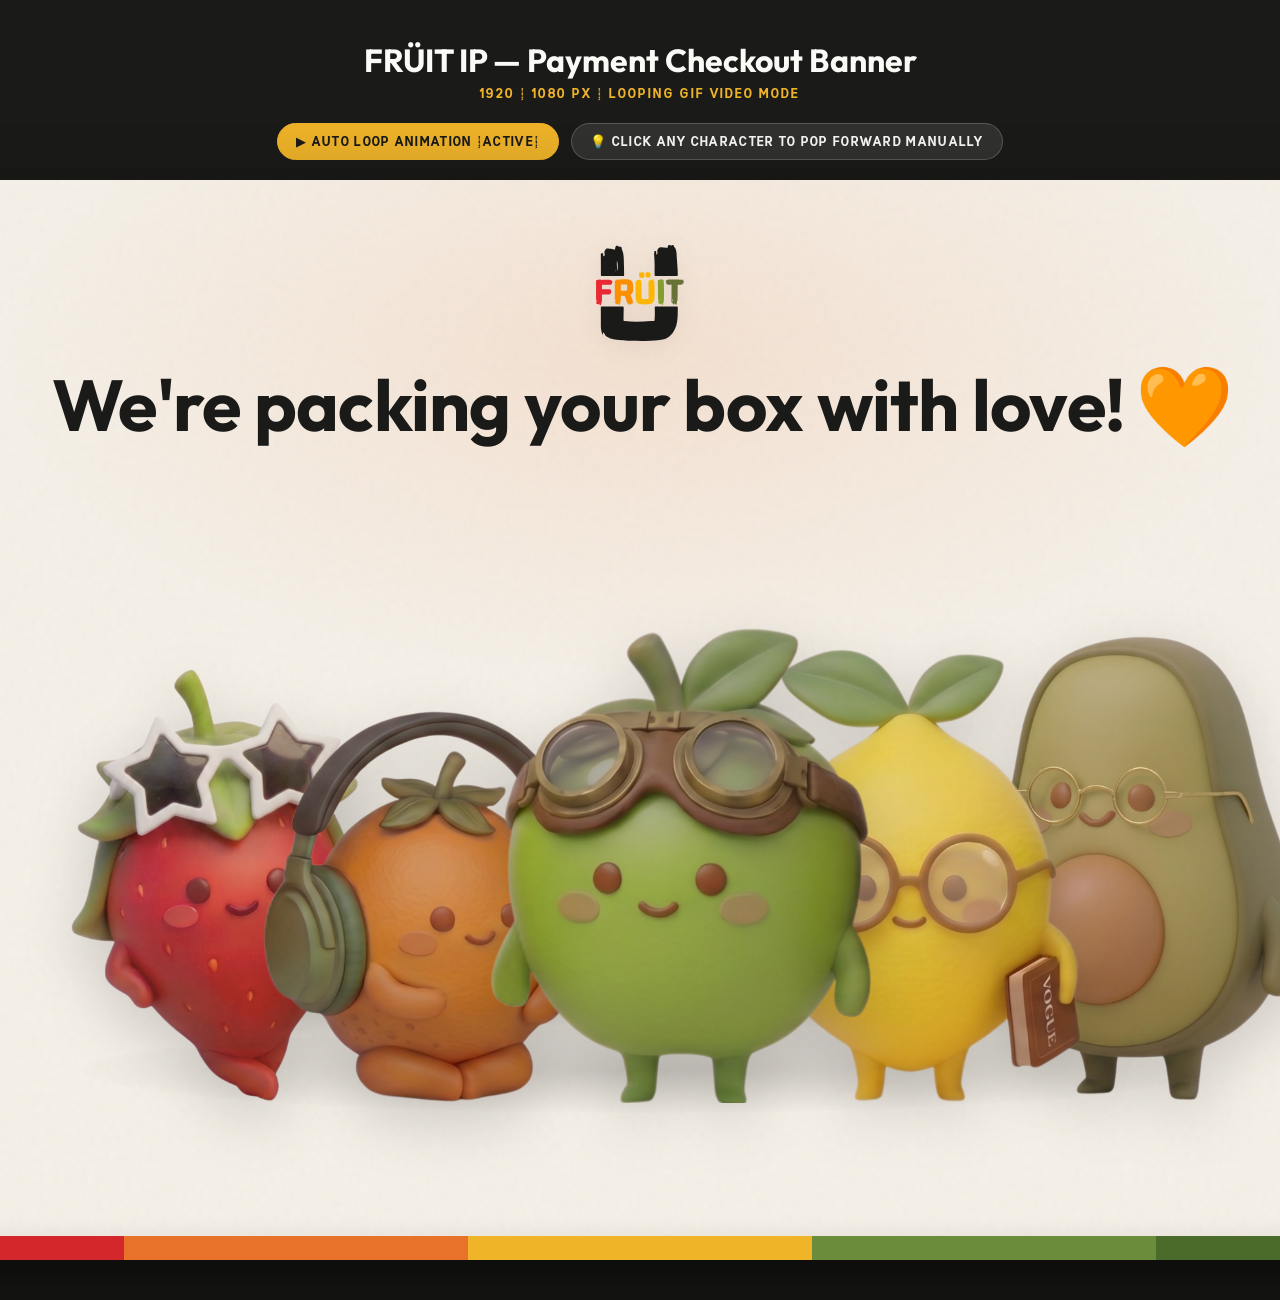
<file: content/checkout-banner.html>
<!DOCTYPE html>
<html lang="en">
<head>
    <meta charset="UTF-8">
    <meta name="viewport" content="width=device-width, initial-scale=1.0">
    <title>FRÜIT IP — Payment Checkout Banner (1920x1080 Animated GIF Loop)</title>
    <style>
        @import url('https://fonts.googleapis.com/css2?family=Outfit:wght@400;500;600;700;800&family=Plus+Jakarta+Sans:wght@400;500;600;700&display=swap');
        @font-face {
            font-family: 'Gabriel Sans Cond Bold';
            src: url('../assets/fonts/GabrielSansCond-Trial-Bold.ttf') format('truetype');
            font-weight: 700;
        }

        :root {
            --tomato-red: #D4272B;
            --harvest-orange: #E8722A;
            --golden-amber: #F0B429;
            --leaf-green: #6B8C3A;
            --forest-olive: #4A6B2A;
            --warm-cream: #F5F0E8;
            --charcoal: #1A1A18;
            --snow-white: #FAFAF7;
        }

        * {
            box-sizing: border-box;
            margin: 0;
            padding: 0;
        }

        body {
            background-color: var(--charcoal);
            font-family: 'Plus Jakarta Sans', sans-serif;
            color: var(--snow-white);
            display: flex;
            flex-direction: column;
            align-items: center;
            padding: 40px 20px;
            gap: 20px;
            min-height: 100vh;
        }

        header {
            text-align: center;
        }

        h1 {
            font-family: 'Outfit', sans-serif;
            font-size: 32px;
            color: var(--snow-white);
            margin-bottom: 4px;
        }

        .subtitle {
            font-family: 'Gabriel Sans Cond Bold', sans-serif;
            font-size: 13px;
            letter-spacing: 0.15em;
            text-transform: uppercase;
            color: var(--golden-amber);
        }

        .controls {
            display: flex;
            gap: 12px;
            align-items: center;
        }

        .btn {
            background: rgba(250, 250, 247, 0.1);
            border: 1px solid rgba(250, 250, 247, 0.2);
            color: var(--snow-white);
            font-family: 'Gabriel Sans Cond Bold', sans-serif;
            font-size: 13px;
            letter-spacing: 0.1em;
            text-transform: uppercase;
            padding: 8px 18px;
            border-radius: 100px;
            cursor: pointer;
            transition: all 0.2s ease;
        }

        .btn:hover, .btn.active {
            background: var(--golden-amber);
            color: var(--charcoal);
            border-color: var(--golden-amber);
        }

        /* 1920x1080 CANVAS */
        .banner-container {
            width: 1920px;
            height: 1080px;
            background-color: var(--warm-cream);
            position: relative;
            overflow: hidden;
            box-shadow: 0 40px 100px rgba(0,0,0,0.6);
            flex-shrink: 0;
            display: flex;
            flex-direction: column;
            justify-content: space-between;
            align-items: center;
            padding: 65px 100px 0 100px;
            color: var(--charcoal);
        }

        /* Subtle Grain Noise Overlay */
        .banner-container::before {
            content: '';
            position: absolute;
            inset: 0;
            background-image: url('data:image/svg+xml;utf8,<svg viewBox="0 0 200 200" xmlns="http://www.w3.org/2000/svg"><filter id="noiseFilter"><feTurbulence type="fractalNoise" baseFrequency="0.75" numOctaves="3" stitchTiles="stitch"/></filter><rect width="100%" height="100%" filter="url(%23noiseFilter)"/></svg>');
            opacity: 0.045;
            mix-blend-mode: multiply;
            pointer-events: none;
            z-index: 2;
        }

        /* Ambient Glow */
        .bg-glow-orange {
            position: absolute;
            top: -150px;
            left: 50%;
            transform: translateX(-50%);
            width: 1300px;
            height: 650px;
            background: radial-gradient(ellipse at center, rgba(232, 114, 42, 0.12) 0%, rgba(245, 240, 232, 0) 70%);
            pointer-events: none;
            z-index: 1;
        }

        /* Original Brand Logo */
        .banner-logo {
            height: 96px;
            width: auto;
            object-fit: contain;
            filter: drop-shadow(0 4px 12px rgba(0,0,0,0.06));
            z-index: 5;
        }

        /* Main Headline Section */
        .headline-wrapper {
            position: relative;
            z-index: 5;
            text-align: center;
            max-width: 1400px;
            display: flex;
            flex-direction: column;
            align-items: center;
            gap: 16px;
        }

        .main-line {
            font-family: 'Outfit', sans-serif;
            font-size: 72px;
            line-height: 1.1;
            color: var(--charcoal);
            letter-spacing: -0.01em;
            margin-top: 8px;
        }

        .main-line .accent-heart {
            color: var(--tomato-red);
            display: inline-block;
            transform: scale(1.1);
            animation: pulseHeart 1.8s infinite ease-in-out;
        }

        @keyframes pulseHeart {
            0%, 100% { transform: scale(1.1); }
            50% { transform: scale(1.25); }
        }

        /* Character Group Stage */
        .character-stage {
            position: relative;
            z-index: 5;
            width: 1240px;
            height: 620px;
            display: flex;
            justify-content: center;
            align-items: flex-end;
            margin-bottom: 24px;
        }

        /* Floor Shadow Podium */
        .stage-shadow {
            position: absolute;
            bottom: 25px;
            width: 90%;
            height: 85px;
            background: radial-gradient(ellipse at center, rgba(26, 26, 24, 0.16) 0%, rgba(245, 240, 232, 0) 75%);
            border-radius: 50%;
            z-index: 1;
        }

        /* Character Images Base */
        .char-img {
            position: absolute;
            bottom: 35px;
            object-fit: contain;
            filter: drop-shadow(0 20px 30px rgba(0,0,0,0.16));
            cursor: pointer;
            transition: filter 0.3s ease;
        }

        .char-img:hover {
            filter: drop-shadow(0 30px 45px rgba(0,0,0,0.28)) brightness(1.05);
        }

        /* Base Positions & Rotations */
        .char-berry {
            left: 30px;
            height: 440px;
            z-index: 4;
            transform-origin: bottom center;
        }

        .char-juice {
            left: 240px;
            height: 430px;
            z-index: 5;
            transform-origin: bottom center;
        }

        .char-crisp {
            left: 470px;
            height: 480px;
            z-index: 7;
            transform-origin: bottom center;
        }

        .char-lemon {
            left: 710px;
            height: 460px;
            z-index: 6;
            transform-origin: bottom center;
        }

        .char-cado {
            left: 930px;
            height: 470px;
            z-index: 3;
            transform-origin: bottom center;
        }

        /* 🔄 LOOPING ANIMATION SEQUENCES (7.5s Total Loop) */
        .auto-anim .char-berry {
            animation: popBerry 7.5s infinite ease-in-out;
        }

        .auto-anim .char-juice {
            animation: popJuice 7.5s infinite ease-in-out;
        }

        .auto-anim .char-crisp {
            animation: popCrisp 7.5s infinite ease-in-out;
        }

        .auto-anim .char-lemon {
            animation: popLemon 7.5s infinite ease-in-out;
        }

        .auto-anim .char-cado {
            animation: popCado 7.5s infinite ease-in-out;
        }

        /* Keyframes for Berry (0s -> 1.5s) */
        @keyframes popBerry {
            0% { transform: translateY(0) rotate(-5deg) scale(1); z-index: 4; }
            4% { transform: translateY(-36px) rotate(-2deg) scale(1.15); z-index: 25; filter: drop-shadow(0 35px 50px rgba(212, 39, 43, 0.35)); }
            16% { transform: translateY(-36px) rotate(-2deg) scale(1.15); z-index: 25; filter: drop-shadow(0 35px 50px rgba(212, 39, 43, 0.35)); }
            20% { transform: translateY(0) rotate(-5deg) scale(1); z-index: 4; }
            100% { transform: translateY(0) rotate(-5deg) scale(1); z-index: 4; }
        }

        /* Keyframes for Juice (1.5s -> 3.0s) */
        @keyframes popJuice {
            0%, 18% { transform: translateY(0) rotate(-1deg) scale(1); z-index: 5; }
            24% { transform: translateY(-36px) rotate(1deg) scale(1.15); z-index: 25; filter: drop-shadow(0 35px 50px rgba(232, 114, 42, 0.35)); }
            36% { transform: translateY(-36px) rotate(1deg) scale(1.15); z-index: 25; filter: drop-shadow(0 35px 50px rgba(232, 114, 42, 0.35)); }
            40% { transform: translateY(0) rotate(-1deg) scale(1); z-index: 5; }
            100% { transform: translateY(0) rotate(-1deg) scale(1); z-index: 5; }
        }

        /* Keyframes for Crisp (3.0s -> 4.5s) */
        @keyframes popCrisp {
            0%, 38% { transform: translateY(0) rotate(0deg) scale(1); z-index: 7; }
            44% { transform: translateY(-36px) rotate(-1deg) scale(1.15); z-index: 25; filter: drop-shadow(0 35px 50px rgba(107, 140, 58, 0.35)); }
            56% { transform: translateY(-36px) rotate(-1deg) scale(1.15); z-index: 25; filter: drop-shadow(0 35px 50px rgba(107, 140, 58, 0.35)); }
            60% { transform: translateY(0) rotate(0deg) scale(1); z-index: 7; }
            100% { transform: translateY(0) rotate(0deg) scale(1); z-index: 7; }
        }

        /* Keyframes for Lemon (4.5s -> 6.0s) */
        @keyframes popLemon {
            0%, 58% { transform: translateY(0) rotate(2deg) scale(1); z-index: 6; }
            64% { transform: translateY(-36px) rotate(0deg) scale(1.15); z-index: 25; filter: drop-shadow(0 35px 50px rgba(240, 180, 41, 0.45)); }
            76% { transform: translateY(-36px) rotate(0deg) scale(1.15); z-index: 25; filter: drop-shadow(0 35px 50px rgba(240, 180, 41, 0.45)); }
            80% { transform: translateY(0) rotate(2deg) scale(1); z-index: 6; }
            100% { transform: translateY(0) rotate(2deg) scale(1); z-index: 6; }
        }

        /* Keyframes for Cado (6.0s -> 7.5s) */
        @keyframes popCado {
            0%, 78% { transform: translateY(0) rotate(5deg) scale(1); z-index: 3; }
            84% { transform: translateY(-36px) rotate(2deg) scale(1.15); z-index: 25; filter: drop-shadow(0 35px 50px rgba(74, 107, 42, 0.35)); }
            96% { transform: translateY(-36px) rotate(2deg) scale(1.15); z-index: 25; filter: drop-shadow(0 35px 50px rgba(74, 107, 42, 0.35)); }
            100% { transform: translateY(0) rotate(5deg) scale(1); z-index: 3; }
        }

        /* Baseline Color Stripe */
        .colourful-baseline {
            width: 100%;
            height: 24px;
            display: flex;
            position: relative;
            z-index: 10;
            box-shadow: 0 -4px 20px rgba(0,0,0,0.06);
        }

        .colourful-baseline div {
            flex: 1;
            height: 100%;
            transition: opacity 0.3s ease;
        }

        .stripe-red { background-color: var(--tomato-red); }
        .stripe-orange { background-color: var(--harvest-orange); }
        .stripe-amber { background-color: var(--golden-amber); }
        .stripe-green { background-color: var(--leaf-green); }
        .stripe-olive { background-color: var(--forest-olive); }
    </style>
</head>
<body>

    <header>
        <h1>FRÜIT IP — Payment Checkout Banner</h1>
        <p class="subtitle">1920 × 1080 PX · Looping GIF Video Mode</p>
    </header>

    <div class="controls">
        <button class="btn active" id="toggleAnimBtn">▶ Auto Loop Animation (Active)</button>
        <button class="btn" id="clickHintBtn">💡 Click any character to pop forward manually</button>
    </div>

    <!-- 1920x1080 BANNER CANVAS -->
    <div class="banner-container auto-anim" id="bannerCanvas">
        <div class="bg-glow-orange"></div>

        <!-- Headline & Original Logo Section -->
        <div class="headline-wrapper">
            <img src="../assets/UFRÜIT LOGO V3.svg" alt="UFRÜIT Canonical Master V3" class="banner-logo">
            <h2 class="main-line">
                We're packing your box with love! <span class="accent-heart">🧡</span>
            </h2>
        </div>

        <!-- 5 Characters Stage (Looping Pop-up Animation Sequence) -->
        <div class="character-stage">
            <div class="stage-shadow"></div>

            <img src="../public/assets/IP1-Berry.png" alt="Berry" class="char-img char-berry" id="char-berry" title="Berry 🍓 (Pops 1st)">
            <img src="../public/assets/IP2-Juice.png" alt="Juice" class="char-img char-juice" id="char-juice" title="Juice 🍊 (Pops 2nd)">
            <img src="../public/assets/IP4-Crisp.png" alt="Crisp" class="char-img char-crisp" id="char-crisp" title="Crisp 🍏 (Pops 3rd)">
            <img src="../public/assets/IP3-Lemon.png" alt="Lemon" class="char-img char-lemon" id="char-lemon" title="Lemon 🍋 (Pops 4th)">
            <img src="../public/assets/IP5-Cado.png" alt="Cado" class="char-img char-cado" id="char-cado" title="Cado 🥑 (Pops 5th)">
        </div>

        <!-- Colourful Baseline Stripe -->
        <div class="colourful-baseline">
            <div class="stripe-red"></div>
            <div class="stripe-orange"></div>
            <div class="stripe-amber"></div>
            <div class="stripe-green"></div>
            <div class="stripe-olive"></div>
        </div>
    </div>

    <script>
        const canvas = document.getElementById('bannerCanvas');
        const toggleBtn = document.getElementById('toggleAnimBtn');
        let isAnimating = true;

        toggleBtn.addEventListener('click', () => {
            isAnimating = !isAnimating;
            if (isAnimating) {
                canvas.classList.add('auto-anim');
                toggleBtn.textContent = '▶ Auto Loop Animation (Active)';
                toggleBtn.classList.add('active');
            } else {
                canvas.classList.remove('auto-anim');
                toggleBtn.textContent = '⏸ Auto Loop Paused';
                toggleBtn.classList.remove('active');
            }
        });

        // Click on individual character to bring forward
        document.querySelectorAll('.char-img').forEach(img => {
            img.addEventListener('click', (e) => {
                // reset z-indices
                document.querySelectorAll('.char-img').forEach(i => i.style.zIndex = '');
                e.target.style.zIndex = '30';
                e.target.style.transform = 'translateY(-36px) scale(1.18)';
                setTimeout(() => {
                    e.target.style.transform = '';
                    e.target.style.zIndex = '';
                }, 1800);
            });
        });
    </script>
</body>
</html>
</file>
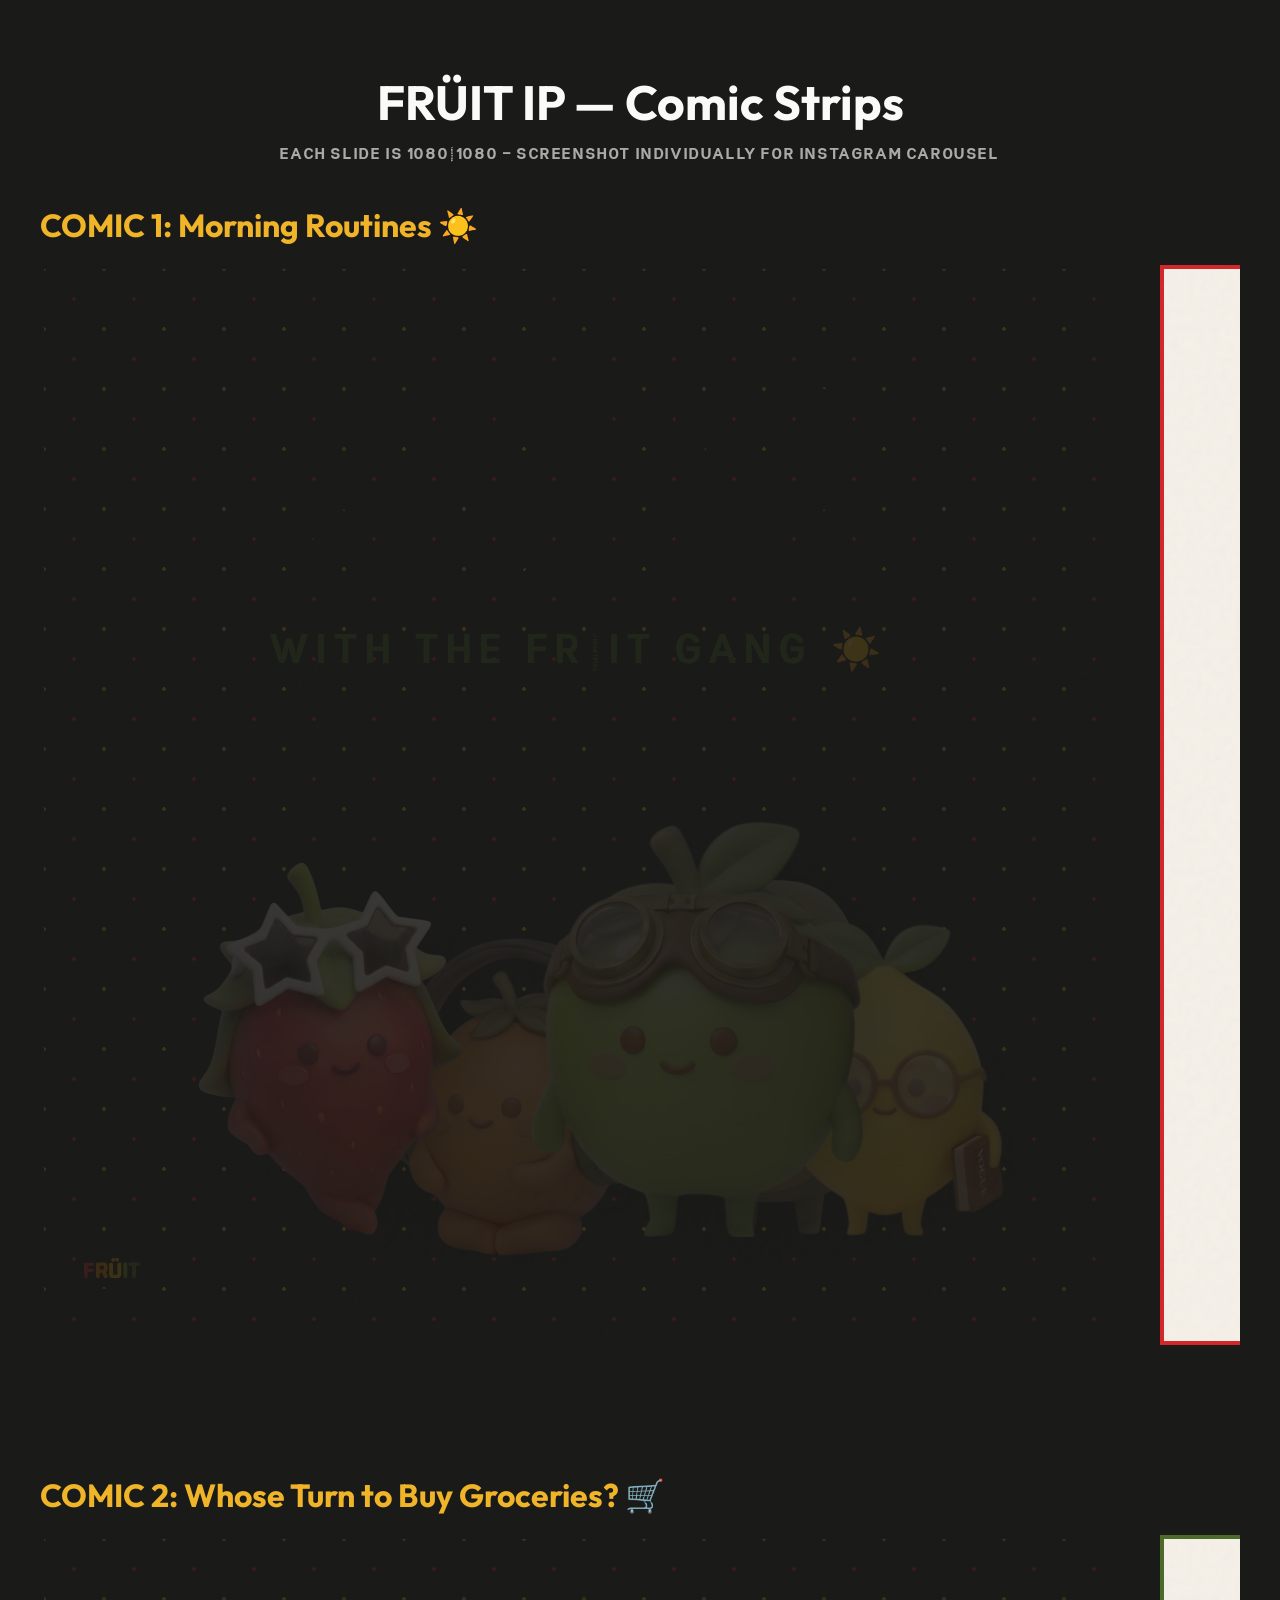
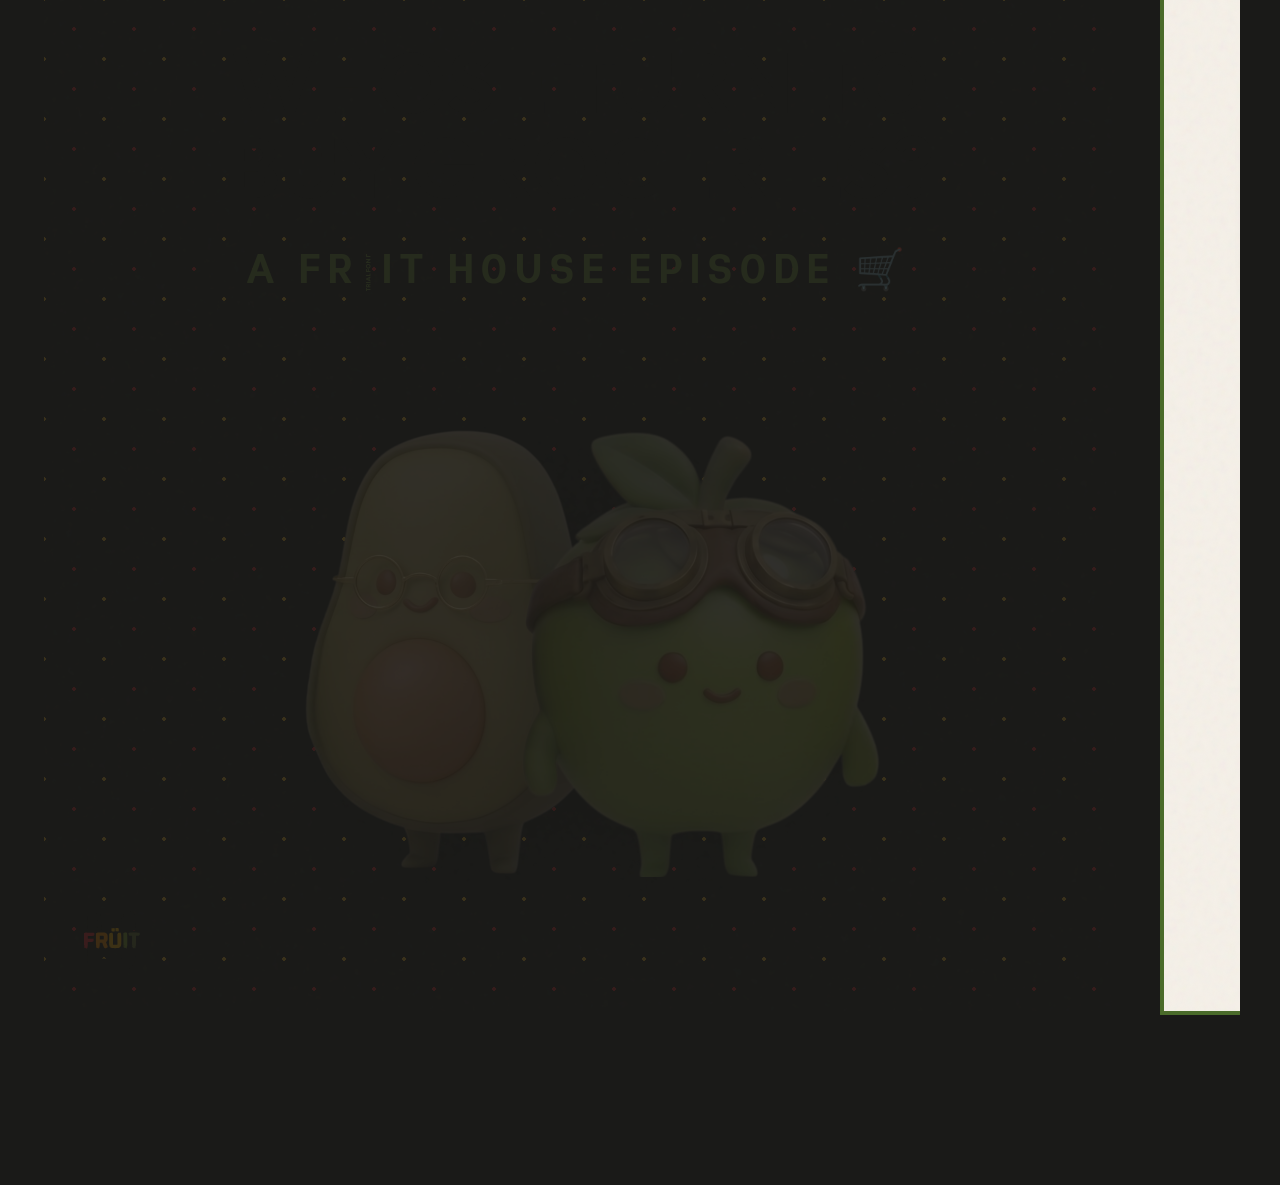
<file: content/comics.html>
<!DOCTYPE html>
<html lang="en">
<head>
    <meta charset="UTF-8">
    <meta name="viewport" content="width=device-width, initial-scale=1.0">
    <title>FRÜIT IP — Comic Strips</title>
    <style>
        @import url('https://fonts.googleapis.com/css2?family=Outfit:wght@400;500;600;700;800&family=Plus+Jakarta+Sans:wght@400;500;600;700&display=swap');
        /* FONTS */
        @font-face {
            font-family: 'Gabriel Sans Condensed Bold';
            src: url('../assets/fonts/GabrielSansCond-Trial-Bold.ttf');
        }

        :root {
            --tomato-red: #D4272B;
            --harvest-orange: #E8722A;
            --golden-amber: #F0B429;
            --leaf-green: #6B8C3A;
            --forest-olive: #4A6B2A;
            --warm-cream: #F5F0E8;
            --charcoal: #1A1A18;
            --snow-white: #FAFAF7;
        }

        body {
            background-color: var(--charcoal);
            color: var(--snow-white);
            font-family: 'Plus Jakarta Sans', sans-serif;
            margin: 0;
            padding: 40px;
        }

        h1 {
            font-family: 'Outfit', sans-serif;
            text-align: center;
            font-size: 48px;
            margin-bottom: 10px;
            color: var(--snow-white);
        }

        .instructions {
            text-align: center;
            font-family: 'Gabriel Sans Condensed Bold', sans-serif;
            letter-spacing: 0.1em;
            color: #aaa;
            margin-bottom: 40px;
            text-transform: uppercase;
        }

        .comic-section {
            margin-bottom: 100px;
        }

        .comic-section-title {
            font-family: 'Outfit', sans-serif;
            color: var(--golden-amber);
            margin-bottom: 20px;
            font-size: 32px;
        }

        .carousel {
            display: flex;
            overflow-x: auto;
            scroll-snap-type: x mandatory;
            gap: 40px;
            padding-bottom: 30px;
        }

        .carousel::-webkit-scrollbar { height: 16px; }
        .carousel::-webkit-scrollbar-track { background: rgba(255,255,255,0.1); border-radius: 8px; }
        .carousel::-webkit-scrollbar-thumb { background: rgba(255,255,255,0.3); border-radius: 8px; }
        .carousel::-webkit-scrollbar-thumb:hover { background: rgba(255,255,255,0.5); }

        .slide {
            flex: 0 0 1080px;
            width: 1080px;
            height: 1080px;
            background-color: var(--warm-cream);
            scroll-snap-align: start;
            position: relative;
            box-sizing: border-box;
            border: 4px solid var(--charcoal);
            color: var(--charcoal);
            overflow: hidden;
        }

        /* Subtle Noise Overlay */
        .noise {
            position: absolute;
            top: 0; left: 0; right: 0; bottom: 0;
            background-image: url('data:image/svg+xml;utf8,<svg viewBox="0 0 200 200" xmlns="http://www.w3.org/2000/svg"><filter id="noiseFilter"><feTurbulence type="fractalNoise" baseFrequency="0.65" numOctaves="3" stitchTiles="stitch"/></filter><rect width="100%" height="100%" filter="url(%23noiseFilter)"/></svg>');
            opacity: 0.05;
            pointer-events: none;
            z-index: 1;
        }

        .slide-inner {
            position: relative;
            z-index: 2;
            width: 100%;
            height: 100%;
            padding: 80px;
            box-sizing: border-box;
            display: flex;
            flex-direction: column;
        }

        /* Theme Borders */
        .border-red { border-color: var(--tomato-red); }
        .border-orange { border-color: var(--harvest-orange); }
        .border-amber { border-color: var(--golden-amber); }
        .border-green { border-color: var(--leaf-green); }
        .border-olive { border-color: var(--forest-olive); }

        /* Utility Elements */
        .watermark {
            position: absolute;
            bottom: 40px;
            left: 40px;
            height: 60px;
            width: auto;
            opacity: 1;
            z-index: 10;
        }

        .slide-num {
            position: absolute;
            bottom: 40px;
            right: 40px;
            font-family: 'Gabriel Sans Condensed Bold', sans-serif;
            font-size: 24px;
            opacity: 0.3;
            z-index: 10;
        }

        .swipe {
            position: absolute;
            right: 40px;
            top: 50%;
            transform: translateY(-50%);
            font-family: 'Gabriel Sans Condensed Bold', sans-serif;
            font-size: 32px;
            opacity: 0.3;
            z-index: 10;
            writing-mode: vertical-rl;
            text-orientation: mixed;
            letter-spacing: 0.2em;
        }

        .bottom-text {
            position: absolute;
            bottom: 60px;
            left: 0;
            width: 100%;
            text-align: center;
            font-family: 'Gabriel Sans Condensed Bold', sans-serif;
            font-size: 28px;
            color: var(--charcoal);
        }

        /* Text Elements */
        .time-stamp {
            font-family: 'Outfit', sans-serif;
            font-size: 44px;
            margin-bottom: 15px;
            display: flex;
            align-items: center;
            gap: 15px;
        }

        .scene-desc {
            font-family: 'Gabriel Sans Condensed Bold', sans-serif;
            font-size: 28px;
            text-transform: uppercase;
            letter-spacing: 0.1em;
            line-height: 1.4;
            max-width: 900px;
            margin-bottom: 40px;
        }

        /* Characters */
        .char-img {
            position: absolute;
            height: 450px;
            filter: drop-shadow(15px 15px 20px rgba(0,0,0,0.15));
            z-index: 4;
        }
        .char-lg { height: 550px; }
        .char-sm { height: 350px; }
        .flip-h { transform: scaleX(-1); }

        /* Bubbles */
        .bubble {
            position: absolute;
            background-color: var(--snow-white);
            border: 4px solid;
            border-radius: 30px;
            padding: 30px 40px;
            font-family: 'Plus Jakarta Sans', sans-serif;
            font-size: 36px;
            color: var(--charcoal);
            box-shadow: 8px 8px 20px rgba(0,0,0,0.1);
            z-index: 5;
            max-width: 500px;
            line-height: 1.3;
        }

        .bubble-tail-bottom-right::after {
            content: '';
            position: absolute;
            bottom: -20px;
            right: 50px;
            border-width: 20px 20px 0 0;
            border-style: solid;
            border-color: inherit;
            border-bottom-color: transparent;
            border-right-color: transparent;
        }
        .bubble-tail-bottom-right::before {
            content: '';
            position: absolute;
            bottom: -14px;
            right: 54px;
            border-width: 14px 14px 0 0;
            border-style: solid;
            border-color: var(--snow-white) transparent transparent transparent;
            z-index: 1;
        }

        .bubble-tail-bottom-left::after {
            content: '';
            position: absolute;
            bottom: -20px;
            left: 50px;
            border-width: 20px 0 0 20px;
            border-style: solid;
            border-color: inherit;
            border-bottom-color: transparent;
            border-left-color: transparent;
        }
        .bubble-tail-bottom-left::before {
            content: '';
            position: absolute;
            bottom: -14px;
            left: 54px;
            border-width: 14px 0 0 14px;
            border-style: solid;
            border-color: var(--snow-white) transparent transparent transparent;
            z-index: 1;
        }

        .thought-bubble {
            border-style: dashed;
        }
        .t-circle-1, .t-circle-2 {
            position: absolute;
            background: var(--snow-white);
            border: 4px dashed;
            border-radius: 50%;
        }
        .t-circle-1 { width: 30px; height: 30px; }
        .t-circle-2 { width: 18px; height: 18px; }

        /* Accent Colors */
        .color-red { color: var(--tomato-red); }
        .color-orange { color: var(--harvest-orange); }
        .color-amber { color: var(--golden-amber); }
        .color-green { color: var(--leaf-green); }
        .color-olive { color: var(--forest-olive); }

        .border-c-red { border-color: var(--tomato-red); }
        .border-c-orange { border-color: var(--harvest-orange); }
        .border-c-amber { border-color: var(--golden-amber); }
        .border-c-green { border-color: var(--leaf-green); }
        .border-c-olive { border-color: var(--forest-olive); }
        .border-c-charcoal { border-color: var(--charcoal); }

        /* Background Tints */
        .bg-tint-red { background: linear-gradient(135deg, var(--warm-cream) 60%, rgba(212, 39, 43, 0.1) 100%); }
        .bg-tint-orange { background: linear-gradient(135deg, var(--warm-cream) 60%, rgba(232, 114, 42, 0.1) 100%); }
        .bg-tint-amber { background: linear-gradient(135deg, var(--warm-cream) 60%, rgba(240, 180, 41, 0.1) 100%); }
        .bg-tint-green { background: linear-gradient(135deg, var(--warm-cream) 60%, rgba(107, 140, 58, 0.1) 100%); }
        .bg-tint-olive { background: linear-gradient(135deg, var(--warm-cream) 60%, rgba(74, 107, 42, 0.1) 100%); }

        /* Cover Slide Styles */
        .cover-content {
            display: flex;
            flex-direction: column;
            align-items: center;
            justify-content: flex-start;
            height: 100%;
            padding-top: 100px;
        }
        .cover-title {
            font-family: 'Outfit', sans-serif;
            font-size: 110px;
            text-align: center;
            line-height: 1;
            margin: 0;
            color: var(--charcoal);
        }
        .cover-subtitle {
            font-family: 'Gabriel Sans Condensed Bold', sans-serif;
            font-size: 40px;
            text-transform: uppercase;
            letter-spacing: 0.2em;
            margin-top: 30px;
            color: var(--forest-olive);
        }
        
        .c1-group {
            position: relative;
            width: 800px;
            height: 500px;
            margin-top: 80px;
        }
        .c1-group img { position: absolute; }
        
        .dots-bg {
            background-image: radial-gradient(var(--tomato-red) 2px, transparent 2px),
                              radial-gradient(var(--golden-amber) 2px, transparent 2px);
            background-size: 60px 60px;
            background-position: 0 0, 30px 30px;
            opacity: 0.15;
        }

        /* Comic 2 specific elements */
        .receipt-card {
            background: var(--snow-white);
            border: 4px solid var(--charcoal);
            padding: 40px;
            font-family: 'Plus Jakarta Sans', sans-serif;
            font-size: 32px;
            box-shadow: -10px 10px 0px rgba(0,0,0,0.1);
            position: absolute;
            transform: rotate(-3deg);
            z-index: 3;
            width: 400px;
        }
        .receipt-card ul {
            list-style: none;
            padding: 0;
            margin: 20px 0 0 0;
            font-family: 'Gabriel Sans Condensed Bold', sans-serif;
            font-size: 28px;
            letter-spacing: 0.05em;
        }
        .receipt-card li {
            margin-bottom: 15px;
            border-bottom: 2px dashed #ccc;
            padding-bottom: 10px;
        }
    </style>
</head>
<body>

    <h1>FRÜIT IP — Comic Strips</h1>
    <div class="instructions">Each slide is 1080×1080 — screenshot individually for Instagram carousel</div>

    <!-- COMIC 1 -->
    <div class="comic-section">
        <h2 class="comic-section-title">COMIC 1: Morning Routines ☀️</h2>
        <div class="carousel">
            
            <!-- Slide 0: Cover -->
            <div class="slide bg-tint-amber dots-bg">
                <div class="noise"></div>
                <img src="../assets/UFRÜIT LOGO V3.svg" class="watermark" alt="UFRÜIT V3 Logo">
                <div class="swipe">SWIPE &rarr;</div>
                
                <div class="slide-inner cover-content">
                    <h2 class="cover-title">MORNING<br>ROUTINES</h2>
                    <div class="cover-subtitle">with the FRÜIT gang ☀️</div>
                    
                    <div class="c1-group">
                        <img src="../public/assets/IP1-Berry.png" class="char-img" style="height: 380px; left: 0; top: 100px; z-index: 5;" alt="Berry">
                        <img src="../public/assets/IP2-Juice.png" class="char-img flip-h" style="height: 350px; left: 200px; top: 150px; z-index: 4;" alt="Juice">
                        <img src="../public/assets/IP4-Crisp.png" class="char-img" style="height: 420px; left: 350px; top: 60px; z-index: 6;" alt="Crisp">
                        <img src="../public/assets/IP3-Lemon.png" class="char-img" style="height: 320px; left: 580px; top: 160px; z-index: 3;" alt="Lemon">
                        <img src="../public/assets/IP5-Cado.png" class="char-img" style="height: 360px; left: 450px; top: 120px; z-index: 2;" alt="Cado">
                    </div>
                </div>
            </div>

            <!-- Slide 1: Berry -->
            <div class="slide border-red bg-tint-red">
                <div class="noise"></div>
                <div class="slide-num">1/5</div>
                <div class="swipe">SWIPE &rarr;</div>
                <div class="slide-inner">
                    <div class="time-stamp color-red">⏰ 6:30 AM</div>
                    <div class="scene-desc color-red">47-step skincare routine. Ring light ON. "Good morning beautiful people~" to zero followers.</div>
                    
                    <div class="bubble border-c-red bubble-tail-bottom-right" style="top: 300px; left: 80px;">
                        Content waits for no one! 💫
                    </div>
                    
                    <img src="../public/assets/IP1-Berry.png" class="char-img char-lg" style="bottom: -20px; right: 50px;" alt="Berry">
                </div>
            </div>

            <!-- Slide 2: Juice -->
            <div class="slide border-orange bg-tint-orange">
                <div class="noise"></div>
                <div class="slide-num">2/5</div>
                <div class="swipe">SWIPE &rarr;</div>
                <div class="slide-inner">
                    <div class="time-stamp color-orange">⏰ 10:45 AM</div>
                    <div class="scene-desc color-orange">Still in bed. Headphones on since last night. Alarm? What alarm?</div>
                    
                    <div class="bubble thought-bubble border-c-orange" style="top: 250px; left: 150px;">
                        five more minutes wouldn't hurt~
                    </div>
                    <!-- Thought circles -->
                    <div class="t-circle-1 border-c-orange" style="top: 420px; left: 350px;"></div>
                    <div class="t-circle-2 border-c-orange" style="top: 470px; left: 400px;"></div>
                    
                    <img src="../public/assets/IP2-Juice.png" class="char-img flip-h" style="bottom: 50px; left: 50%; transform: translateX(-50%) scaleX(-1); height: 400px;" alt="Juice">
                </div>
            </div>

            <!-- Slide 3: Lemon -->
            <div class="slide border-amber bg-tint-amber">
                <div class="noise"></div>
                <div class="slide-num">3/5</div>
                <div class="swipe">SWIPE &rarr;</div>
                <div class="slide-inner">
                    <div class="time-stamp color-amber">⏰ 7:00 AM sharp</div>
                    <div class="scene-desc color-amber">Already read 3 articles, reviewed the stock market, and judged everyone's outfit choices from the window.</div>
                    
                    <div class="bubble border-c-amber bubble-tail-bottom-left" style="top: 350px; right: 150px;">
                        Amateurs.
                    </div>
                    
                    <img src="../public/assets/IP3-Lemon.png" class="char-img" style="bottom: 50px; left: 80px;" alt="Lemon">
                </div>
            </div>

            <!-- Slide 4: Crisp -->
            <div class="slide border-green bg-tint-green">
                <div class="noise"></div>
                <div class="slide-num">4/5</div>
                <div class="swipe">SWIPE &rarr;</div>
                <div class="slide-inner">
                    <div class="time-stamp color-green">⏰ 5:15 AM</div>
                    <div class="scene-desc color-green">Already ran 10km. Did 200 push-ups. Tried to wake up Juice. Failed.</div>
                    
                    <div class="bubble border-c-green bubble-tail-bottom-right" style="top: 300px; left: 100px;">
                        RISE AND GRIND!! 💪⚡
                    </div>
                    
                    <img src="../public/assets/IP4-Crisp.png" class="char-img char-lg flip-h" style="bottom: -20px; right: 50px;" alt="Crisp">
                </div>
            </div>

            <!-- Slide 5: Cado -->
            <div class="slide border-olive bg-tint-olive">
                <div class="noise"></div>
                <div class="slide-num">5/5</div>
                <div class="slide-inner">
                    <div class="time-stamp color-olive">⏰ 6:00 AM</div>
                    <div class="scene-desc color-olive">Made tea. Watered the plants. Read two chapters. Smiled at the sunrise. All before anyone else woke up.</div>
                    
                    <div class="bubble thought-bubble border-c-olive" style="top: 280px; left: 200px;">
                        Another beautiful day to simply exist.
                    </div>
                    <!-- Thought circles -->
                    <div class="t-circle-1 border-c-olive" style="top: 410px; left: 450px;"></div>
                    <div class="t-circle-2 border-c-olive" style="top: 450px; left: 480px;"></div>
                    
                    <img src="../public/assets/IP5-Cado.png" class="char-img" style="bottom: 120px; left: 50%; transform: translateX(-50%);" alt="Cado">
                    
                    <div class="bottom-text">Who's your morning twin? Tell us in the comments! 👇</div>
                </div>
            </div>

        </div>
    </div>


    <!-- COMIC 2 -->
    <div class="comic-section">
        <h2 class="comic-section-title">COMIC 2: Whose Turn to Buy Groceries? 🛒</h2>
        <div class="carousel">
            
            <!-- Slide 0: Cover -->
            <div class="slide bg-tint-green dots-bg">
                <div class="noise"></div>
                <img src="../assets/UFRÜIT LOGO V3.svg" class="watermark" alt="UFRÜIT V3 Logo">
                <div class="swipe">SWIPE &rarr;</div>
                
                <div class="slide-inner cover-content">
                    <h2 class="cover-title" style="font-size: 85px;">WHOSE TURN TO<br>BUY GROCERIES?</h2>
                    <div class="cover-subtitle" style="color: var(--leaf-green);">a FRÜIT house episode 🛒</div>
                    
                    <div style="position: relative; width: 600px; height: 500px; margin-top: 80px;">
                        <img src="../public/assets/IP5-Cado.png" class="char-img" style="left: 0; bottom: 0; z-index: 4;" alt="Cado">
                        <img src="../public/assets/IP4-Crisp.png" class="char-img flip-h" style="right: 0; bottom: 0; z-index: 5;" alt="Crisp">
                    </div>
                </div>
            </div>

            <!-- Slide 1: The Request -->
            <div class="slide border-olive bg-tint-olive">
                <div class="noise"></div>
                <div class="slide-num">1/3</div>
                <div class="swipe">SWIPE &rarr;</div>
                <div class="slide-inner">
                    
                    <div class="bubble border-c-olive bubble-tail-bottom-left" style="top: 150px; left: 80px; width: 350px;">
                        Crisp, it's your turn to get groceries. Here's the list.
                    </div>
                    
                    <div class="bubble border-c-green bubble-tail-bottom-right" style="top: 250px; right: 80px; width: 300px;">
                        Say no more! I got this! 💪
                    </div>
                    
                    <img src="../public/assets/IP5-Cado.png" class="char-img" style="bottom: 50px; left: 100px;" alt="Cado">
                    <img src="../public/assets/IP4-Crisp.png" class="char-img flip-h" style="bottom: 50px; right: 100px;" alt="Crisp">
                    
                    <!-- Grocery list prop -->
                    <div style="position: absolute; bottom: 350px; left: 450px; background: white; border: 2px solid #ccc; width: 80px; height: 120px; transform: rotate(15deg); z-index: 3;"></div>
                </div>
            </div>

            <!-- Slide 2: The Return -->
            <div class="slide border-green bg-tint-green">
                <div class="noise"></div>
                <div class="slide-num">2/3</div>
                <div class="swipe">SWIPE &rarr;</div>
                <div class="slide-inner">
                    
                    <div class="bubble border-c-green bubble-tail-bottom-right" style="top: 120px; left: 150px;">
                        MISSION ACCOMPLISHED! 🎉
                    </div>
                    
                    <img src="../public/assets/IP4-Crisp.png" class="char-img char-lg flip-h" style="bottom: -20px; right: 80px;" alt="Crisp">
                    
                    <div class="receipt-card" style="top: 400px; left: 100px;">
                        <strong>Crisp's Haul:</strong>
                        <ul>
                            <li class="color-green">✓ Energy drinks (x12)</li>
                            <li class="color-green">✓ Protein bars (x8)</li>
                            <li class="color-green">✓ Pre-workout powder</li>
                            <li class="color-green">✓ Sports tape</li>
                            <li class="color-red">✗ Actual groceries</li>
                        </ul>
                    </div>
                </div>
            </div>

            <!-- Slide 3: The Reaction -->
            <div class="slide border-olive bg-tint-olive">
                <div class="noise"></div>
                <div class="slide-num">3/3</div>
                <div class="slide-inner">
                    
                    <div class="bubble border-c-olive bubble-tail-bottom-left" style="top: 150px; left: 80px; width: 350px;">
                        ...I said groceries. Not gym supplies.
                    </div>
                    
                    <div class="bubble border-c-green bubble-tail-bottom-right" style="top: 250px; right: 50px; width: 280px; font-size: 28px; padding: 20px;">
                        These ARE groceries... for gains! 🍏
                    </div>
                    
                    <img src="../public/assets/IP5-Cado.png" class="char-img" style="bottom: 150px; left: 100px;" alt="Cado">
                    <img src="../public/assets/IP4-Crisp.png" class="char-img flip-h" style="bottom: 120px; right: 100px; height: 380px;" alt="Crisp">
                    
                    <div class="bottom-text">Tag someone who shops like Crisp 😂</div>
                </div>
            </div>

        </div>
    </div>

</body>
</html>
</file>
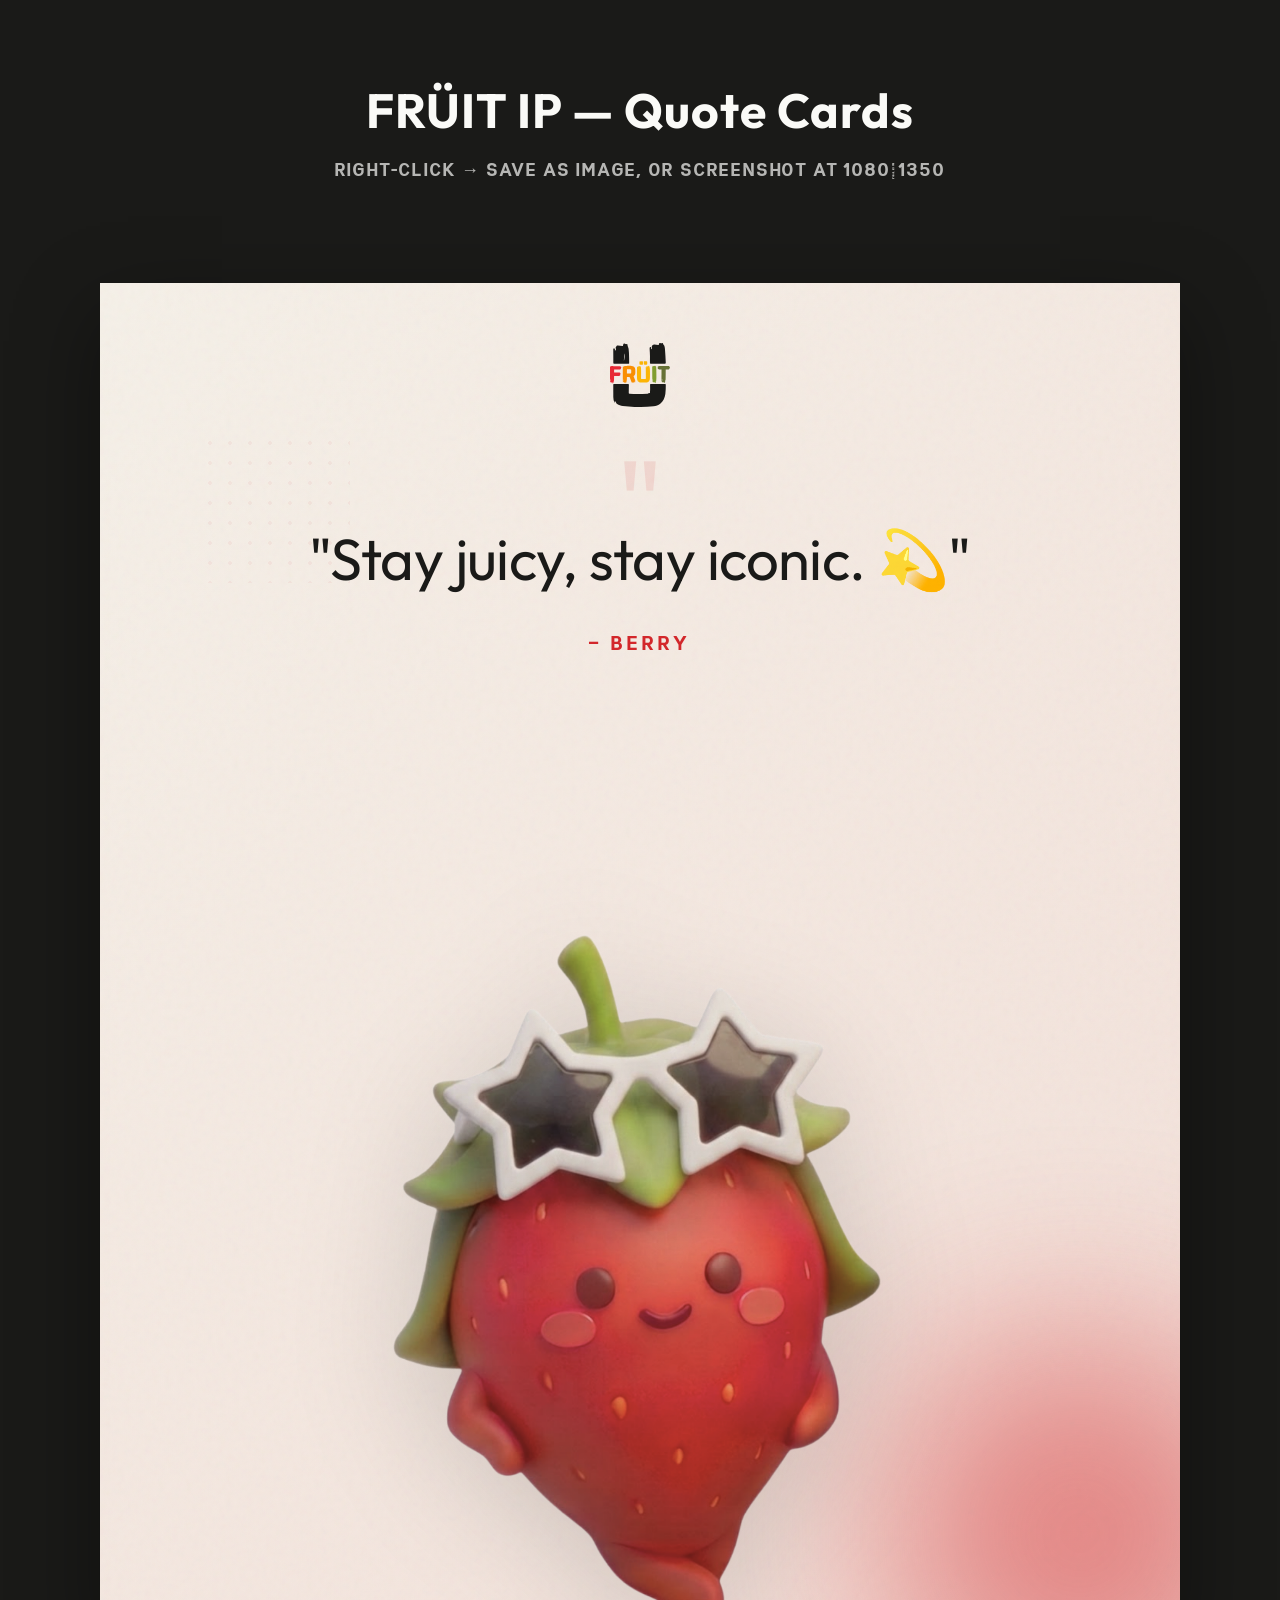
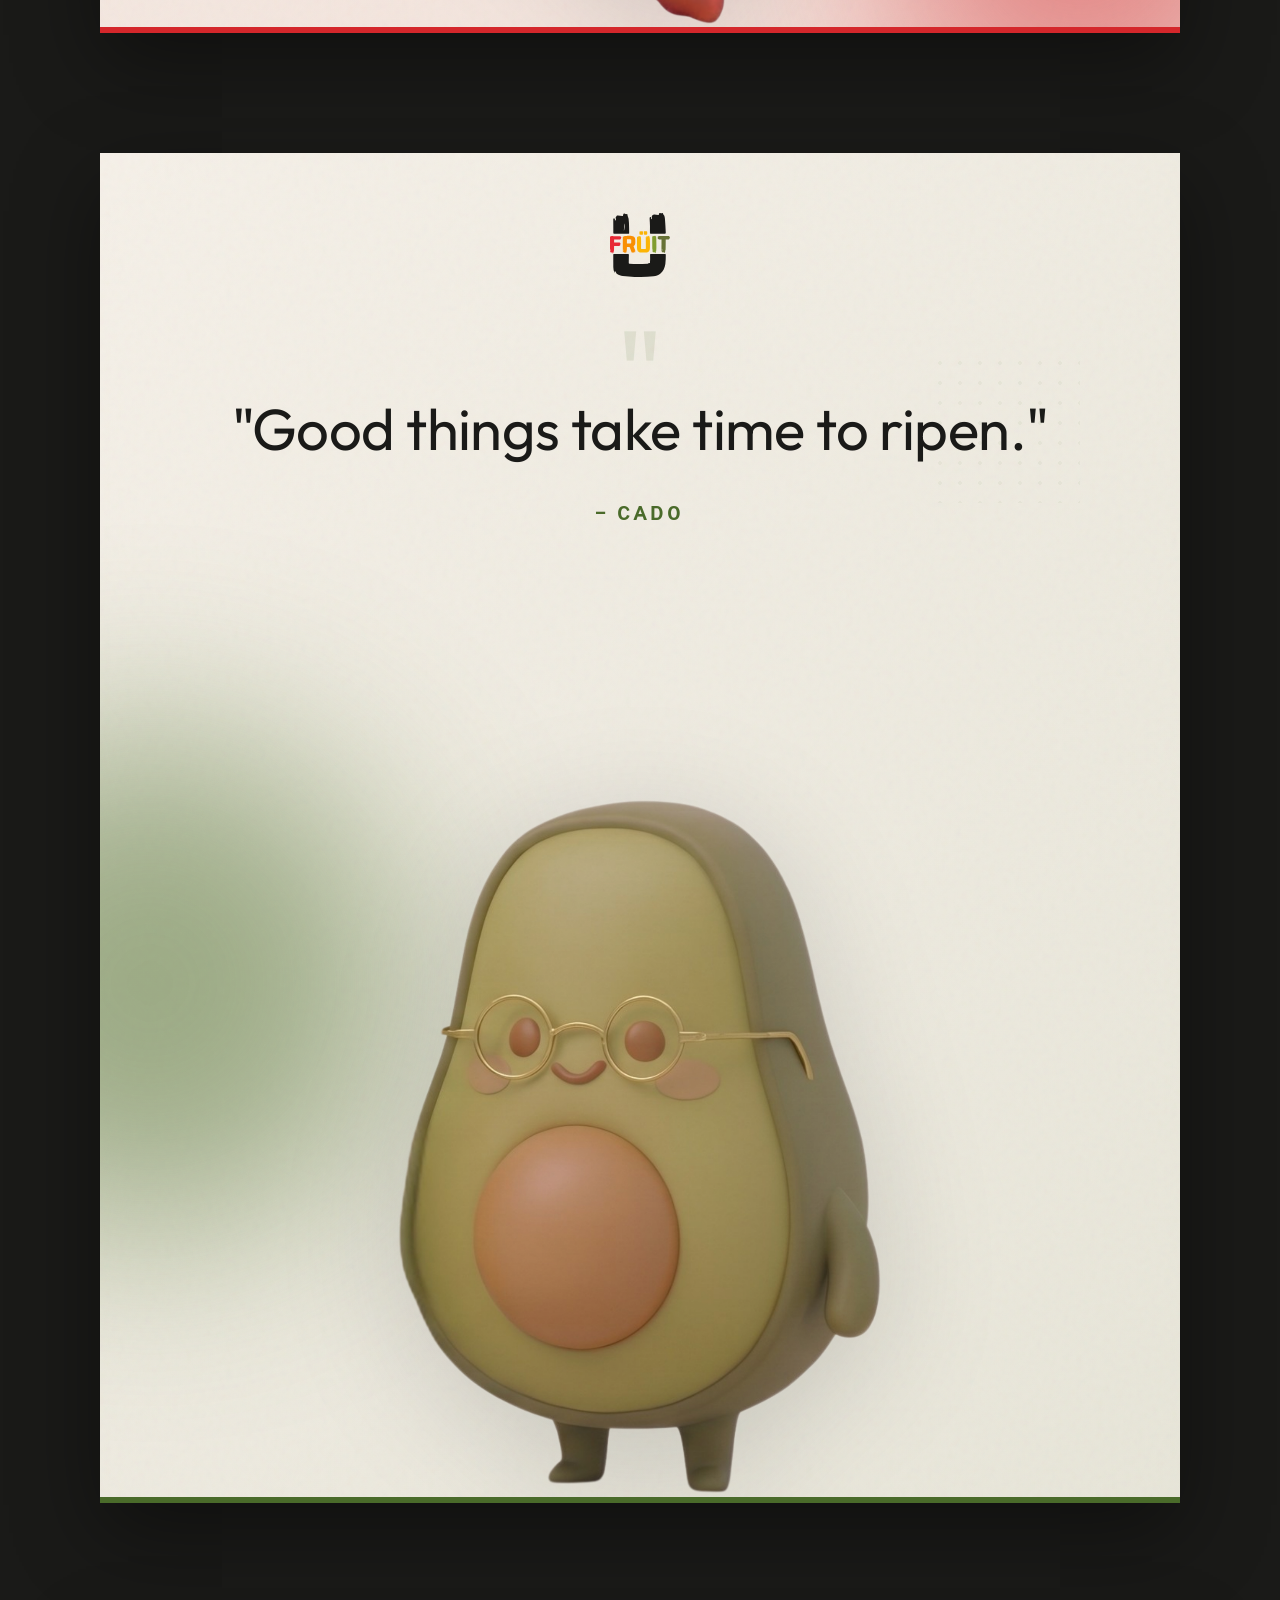
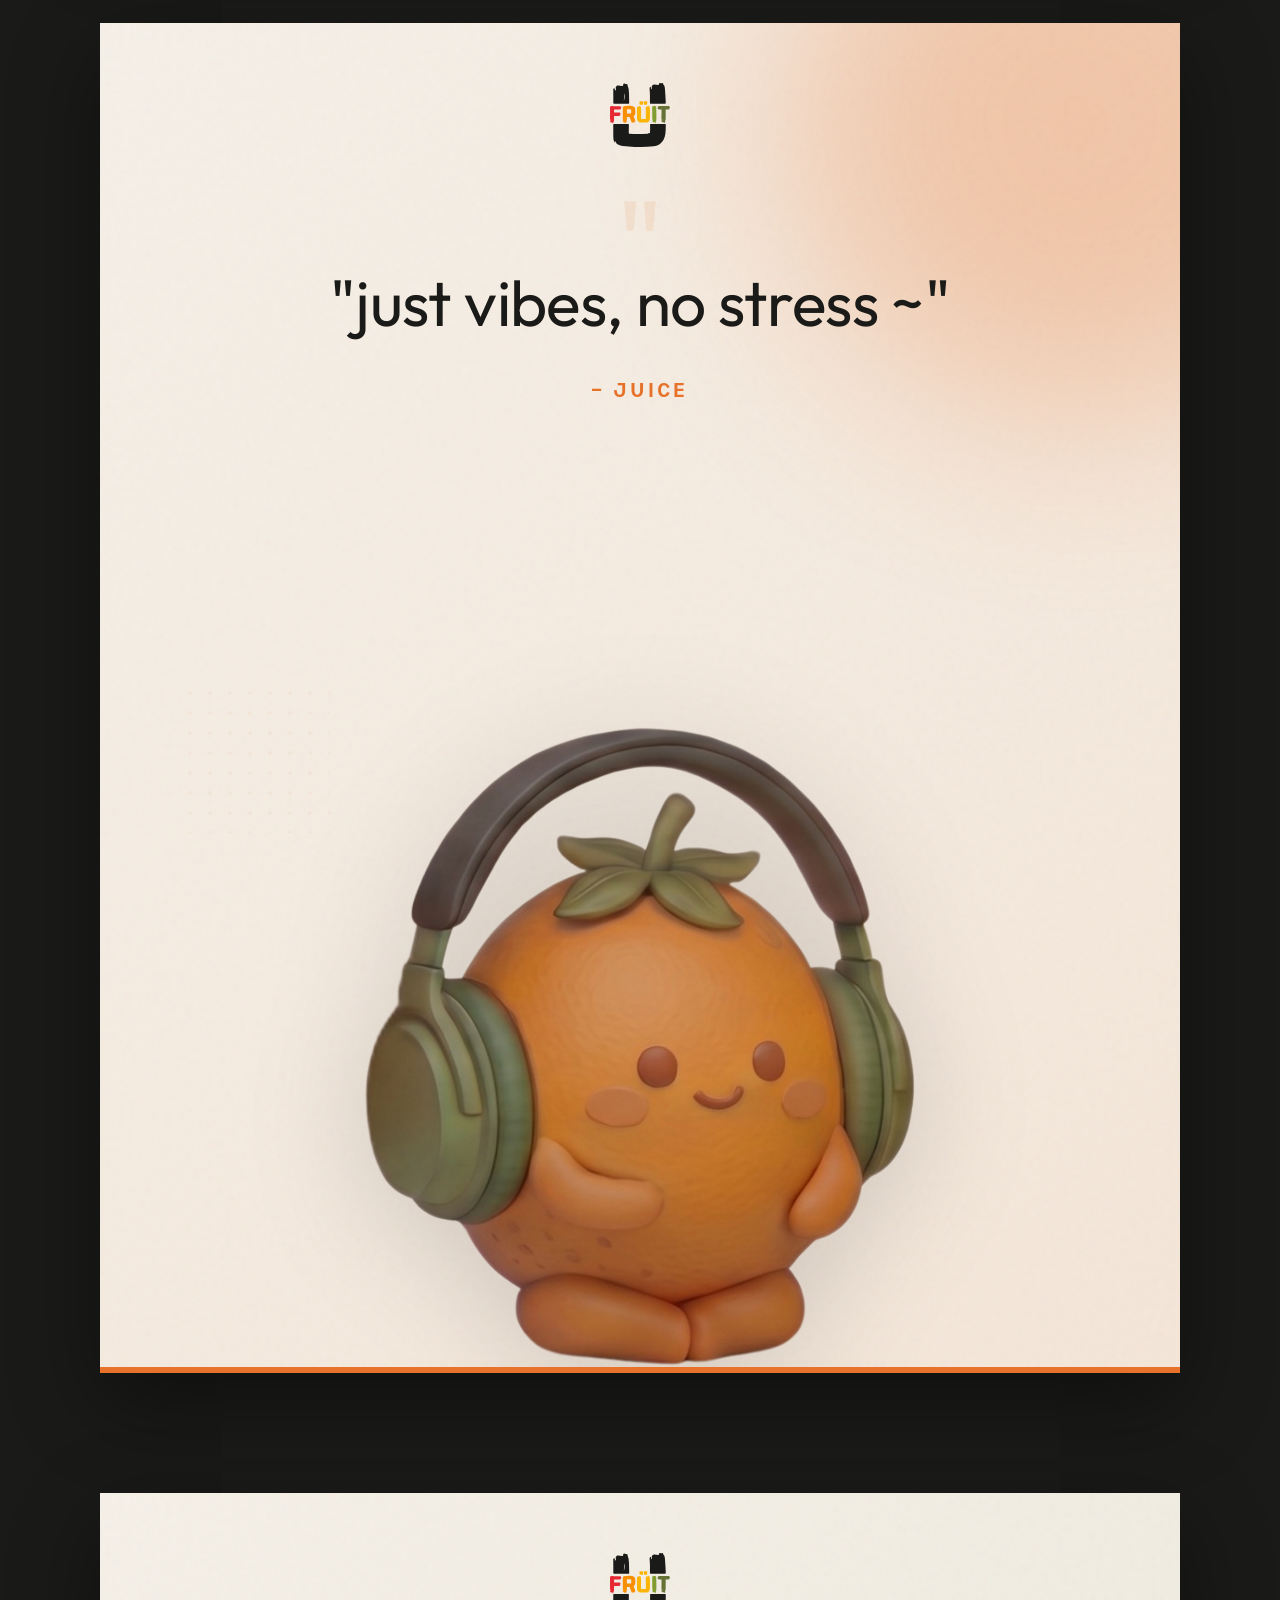
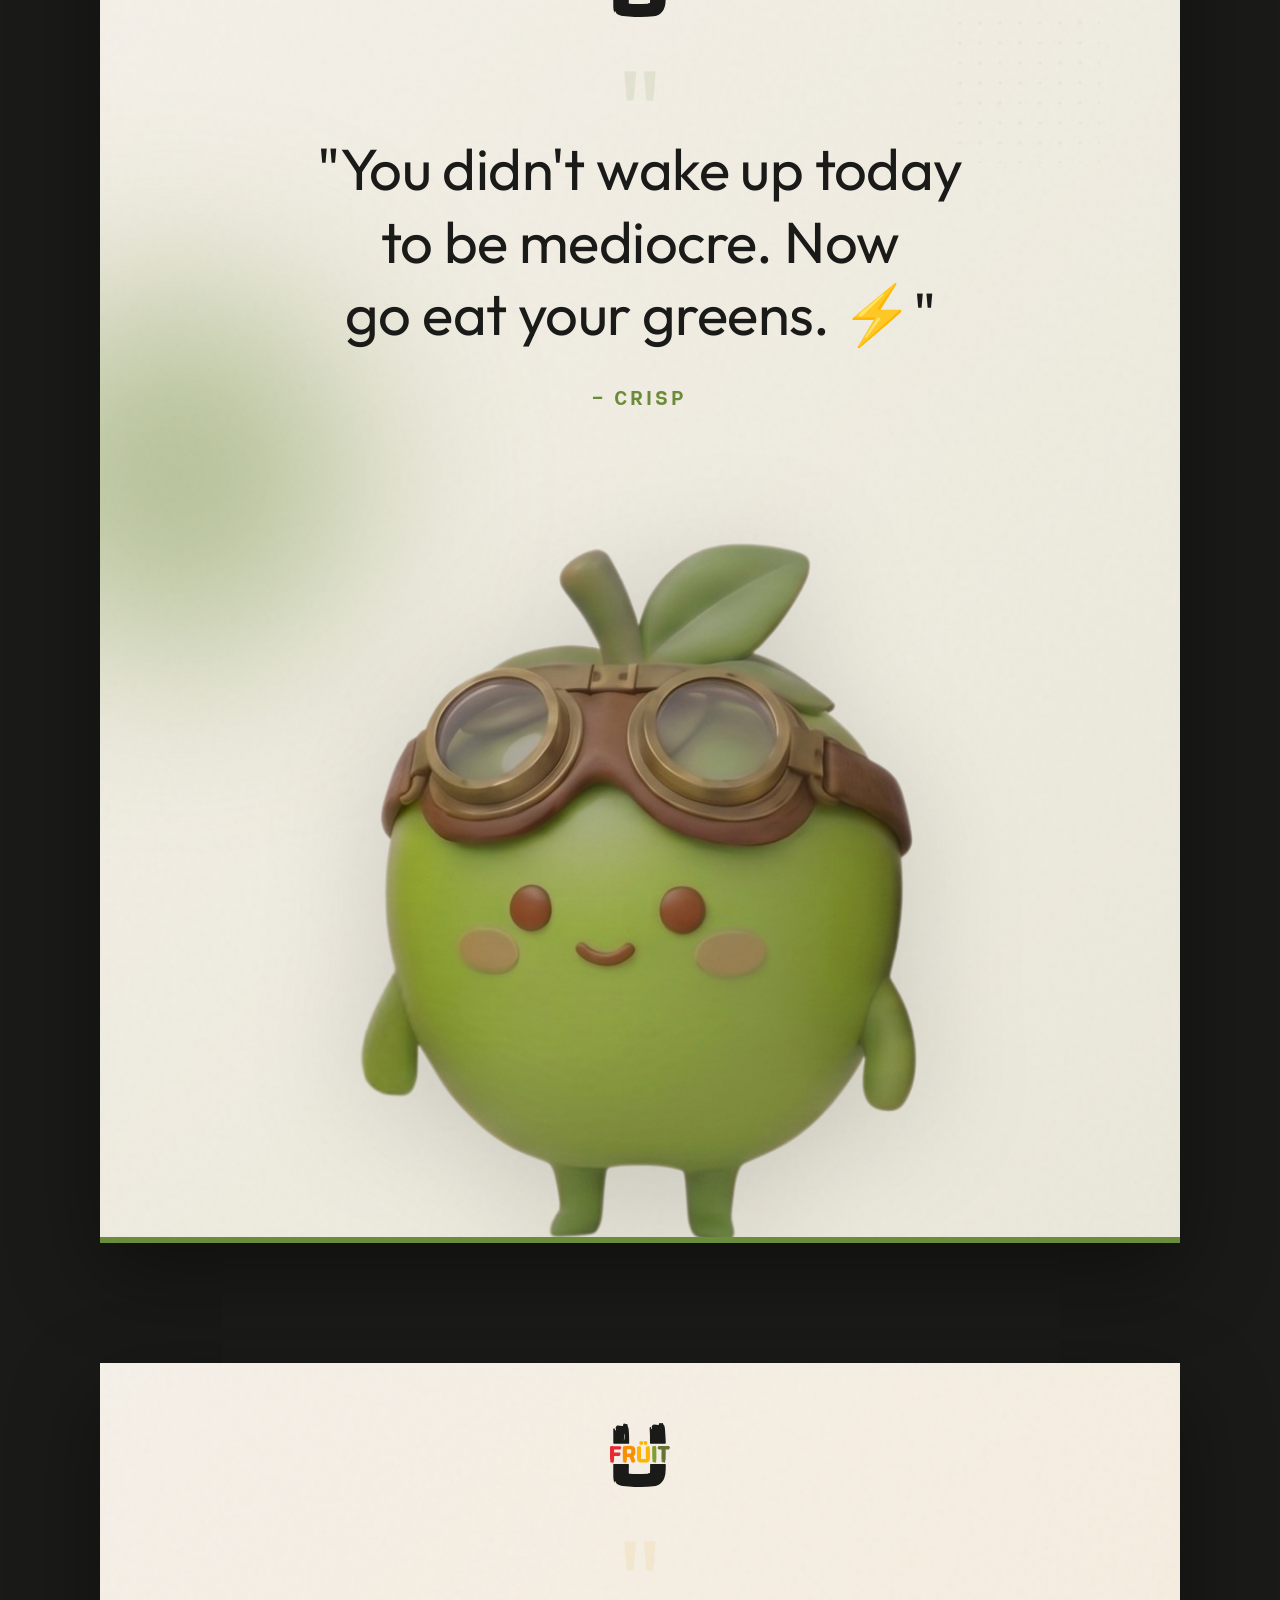
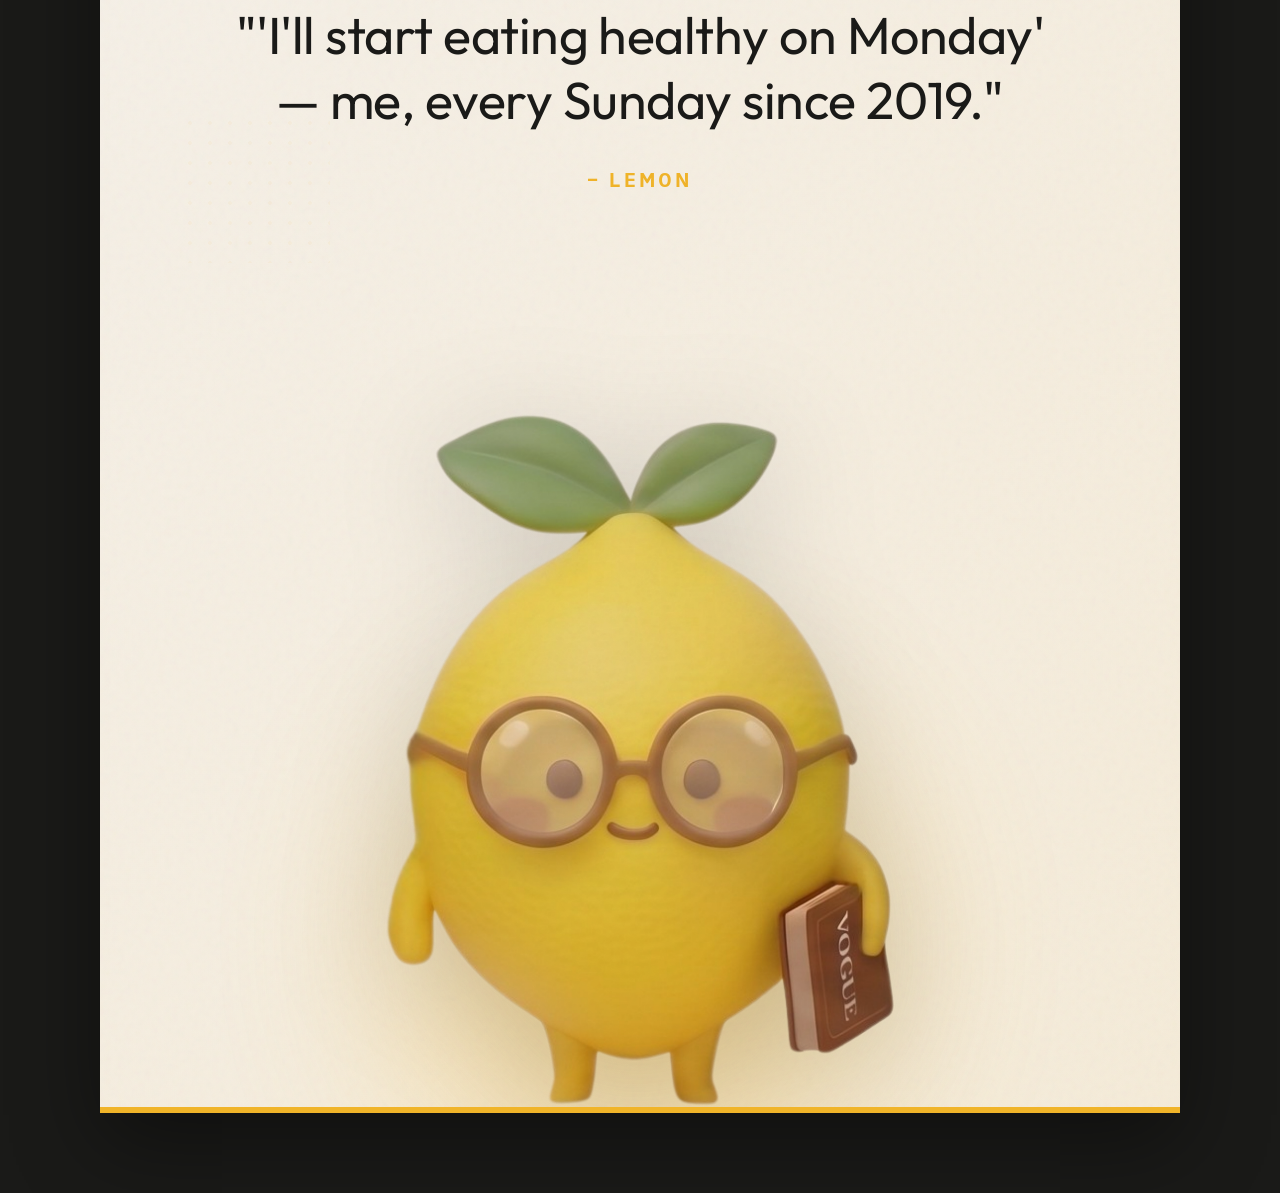
<file: content/quotes.html>
<!DOCTYPE html>
<html lang="en">
<head>
    <meta charset="UTF-8">
    <meta name="viewport" content="width=device-width, initial-scale=1.0">
    <title>FRÜIT IP — Quote Cards</title>
    <style>
        @import url('https://fonts.googleapis.com/css2?family=Outfit:wght@400;500;600;700;800&family=Plus+Jakarta+Sans:wght@400;500;600;700&display=swap');
        @font-face {
            font-family: 'Gabriel Sans Condensed Bold';
            src: url('../assets/fonts/GabrielSansCond-Trial-Bold.ttf') format('truetype');
            font-weight: 700;
            font-style: normal;
        }

        /* Brand Colors Variables */
        :root {
            --color-tomato-red: #D4272B;
            --color-harvest-orange: #E8722A;
            --color-golden-amber: #F0B429;
            --color-leaf-green: #6B8C3A;
            --color-forest-olive: #4A6B2A;
            --color-warm-cream: #F5F0E8;
            --color-charcoal: #1A1A18;
            --color-snow-white: #FAFAF7;
        }

        * {
            box-sizing: border-box;
            margin: 0;
            padding: 0;
        }

        body {
            background-color: var(--color-charcoal);
            font-family: 'Plus Jakarta Sans', sans-serif;
            color: var(--color-snow-white);
            display: flex;
            flex-direction: column;
            align-items: center;
            padding: 80px 20px;
            gap: 80px;
        }

        header {
            text-align: center;
            margin-bottom: 20px;
        }

        h1 {
            font-family: 'Outfit', sans-serif;
            font-size: 48px;
            margin-bottom: 16px;
            color: var(--color-snow-white);
            letter-spacing: 0.02em;
        }

        .instructions {
            font-family: 'Gabriel Sans Condensed Bold', sans-serif;
            font-size: 18px;
            letter-spacing: 0.1em;
            text-transform: uppercase;
            color: rgba(250, 250, 247, 0.7);
        }

        .cards-container {
            display: flex;
            flex-direction: column;
            gap: 120px;
        }

        /* Card Base Styles */
        .card {
            width: 1080px;
            height: 1350px;
            background-color: var(--color-warm-cream);
            position: relative;
            overflow: hidden;
            display: flex;
            flex-direction: column;
            align-items: center;
            box-shadow: 0 30px 80px rgba(0, 0, 0, 0.4);
            flex-shrink: 0;
        }

        /* Noise Texture */
        .card::before {
            content: '';
            position: absolute;
            top: 0;
            left: 0;
            right: 0;
            bottom: 0;
            background-image: url('data:image/svg+xml;utf8,<svg viewBox="0 0 200 200" xmlns="http://www.w3.org/2000/svg"><filter id="noiseFilter"><feTurbulence type="fractalNoise" baseFrequency="0.8" numOctaves="3" stitchTiles="stitch"/></filter><rect width="100%" height="100%" filter="url(%23noiseFilter)"/></svg>');
            opacity: 0.04;
            mix-blend-mode: multiply;
            pointer-events: none;
            z-index: 10;
        }

        /* Logo Watermark */
        .logo-watermark {
            position: absolute;
            top: 60px;
            height: 64px;
            width: auto;
            opacity: 1;
            z-index: 5;
        }

        /* Text Content Area */
        .content-area {
            position: absolute;
            top: 240px;
            width: 820px;
            text-align: center;
            z-index: 6;
            display: flex;
            flex-direction: column;
            align-items: center;
            gap: 32px;
        }

        .quote-mark {
            font-family: 'Outfit', sans-serif;
            font-size: 120px;
            line-height: 0;
            opacity: 0.1;
            position: absolute;
            top: -20px;
            left: 50%;
            transform: translateX(-50%);
            z-index: -1;
        }

        .quote {
            font-family: 'Outfit', sans-serif;
            font-size: 58px;
            color: var(--color-charcoal);
            line-height: 1.25;
            letter-spacing: -0.01em;
            text-wrap: balance;
        }

        .attribution {
            font-family: 'Gabriel Sans Condensed Bold', sans-serif;
            font-size: 20px;
            text-transform: uppercase;
            letter-spacing: 0.2em;
        }

        /* Character Image Area */
        .character-img {
            position: absolute;
            bottom: 6px; /* Just above accent strip */
            height: 52%;
            width: 100%;
            object-fit: contain;
            object-position: bottom center;
            z-index: 4;
            filter: drop-shadow(0 20px 60px rgba(0,0,0,0.15));
        }

        /* Accent Strip */
        .accent-strip {
            position: absolute;
            bottom: 0;
            left: 0;
            width: 100%;
            height: 6px;
            z-index: 10;
        }

        /* Subtle Gradient Tint */
        .gradient-tint {
            position: absolute;
            top: 0;
            left: 0;
            width: 100%;
            height: 100%;
            z-index: 1;
            opacity: 0.08;
        }

        /* Decorative Elements */
        .deco-circle {
            position: absolute;
            border-radius: 50%;
            filter: blur(100px);
            z-index: 2;
            opacity: 0.5;
        }

        .deco-dots {
            position: absolute;
            width: 150px;
            height: 150px;
            background-image: radial-gradient(circle, currentColor 2px, transparent 2px);
            background-size: 20px 20px;
            opacity: 0.05;
            z-index: 2;
        }


        /* --- CARD 1: BERRY --- */
        .card-berry .gradient-tint { background: linear-gradient(135deg, transparent 0%, var(--color-tomato-red) 100%); }
        .card-berry .accent-strip { background-color: var(--color-tomato-red); }
        .card-berry .attribution { color: var(--color-tomato-red); }
        .card-berry .quote-mark { color: var(--color-tomato-red); }
        .card-berry .deco-circle {
            width: 400px; height: 400px;
            background-color: var(--color-tomato-red);
            bottom: -100px; right: -100px;
        }
        .card-berry .deco-dots { color: var(--color-tomato-red); top: 150px; left: 100px; }

        /* --- CARD 2: CADO --- */
        .card-cado .gradient-tint { background: linear-gradient(135deg, transparent 0%, var(--color-forest-olive) 100%); }
        .card-cado .accent-strip { background-color: var(--color-forest-olive); }
        .card-cado .attribution { color: var(--color-forest-olive); }
        .card-cado .quote-mark { color: var(--color-forest-olive); }
        .card-cado .deco-circle {
            width: 500px; height: 500px;
            background-color: var(--color-forest-olive);
            bottom: 20%; left: -200px;
        }
        .card-cado .deco-dots { color: var(--color-forest-olive); top: 200px; right: 100px; }

        /* --- CARD 3: JUICE --- */
        .card-juice .gradient-tint { background: linear-gradient(135deg, transparent 0%, var(--color-harvest-orange) 100%); }
        .card-juice .accent-strip { background-color: var(--color-harvest-orange); }
        .card-juice .attribution { color: var(--color-harvest-orange); }
        .card-juice .quote-mark { color: var(--color-harvest-orange); }
        .card-juice .quote {
            font-size: 64px; /* Slightly larger for short quote */
            text-transform: lowercase; /* Enforce lowercase vibe */
        }
        .card-juice .deco-circle {
            width: 600px; height: 600px;
            background-color: var(--color-harvest-orange);
            top: -200px; right: -200px;
            opacity: 0.3;
        }
        .card-juice .deco-dots { color: var(--color-harvest-orange); bottom: 40%; left: 80px; }

        /* --- CARD 4: CRISP --- */
        .card-crisp .gradient-tint { background: linear-gradient(135deg, transparent 0%, var(--color-leaf-green) 100%); }
        .card-crisp .accent-strip { background-color: var(--color-leaf-green); }
        .card-crisp .attribution { color: var(--color-leaf-green); }
        .card-crisp .quote-mark { color: var(--color-leaf-green); }
        .card-crisp .deco-circle {
            width: 350px; height: 350px;
            background-color: var(--color-leaf-green);
            top: 30%; left: -100px;
        }
        .card-crisp .deco-dots { color: var(--color-leaf-green); top: 120px; right: 80px; }

        /* --- CARD 5: LEMON --- */
        .card-lemon .gradient-tint { background: linear-gradient(135deg, transparent 0%, var(--color-golden-amber) 100%); }
        .card-lemon .accent-strip { background-color: var(--color-golden-amber); }
        .card-lemon .attribution { color: var(--color-golden-amber); }
        .card-lemon .quote-mark { color: var(--color-golden-amber); }
        .card-lemon .quote {
            font-size: 52px; /* Slightly smaller for longer quote */
        }
        .card-lemon .deco-circle {
            width: 450px; height: 450px;
            background-color: var(--color-golden-amber);
            bottom: -50px; left: 50%; transform: translateX(-50%);
            opacity: 0.4;
        }
        .card-lemon .deco-dots { color: var(--color-golden-amber); top: 350px; left: 80px; }

    </style>
</head>
<body>

    <header>
        <h1>FRÜIT IP — Quote Cards</h1>
        <p class="instructions">Right-click &rarr; Save as image, or screenshot at 1080&times;1350</p>
    </header>

    <div class="cards-container">
        
        <!-- CARD 1: BERRY -->
        <div class="card card-berry" id="card-berry">
            <div class="gradient-tint"></div>
            <div class="deco-circle"></div>
            <div class="deco-dots"></div>
            <img src="../assets/UFRÜIT LOGO V3.svg" alt="UFRÜIT V3 Logo" class="logo-watermark">
            
            <div class="content-area">
                <div class="quote-mark">"</div>
                <div class="quote">"Stay juicy, stay iconic. 💫"</div>
                <div class="attribution">— Berry</div>
            </div>
            
            <img src="../public/assets/IP1-Berry.png" alt="Berry Character" class="character-img">
            <div class="accent-strip"></div>
        </div>

        <!-- CARD 2: CADO -->
        <div class="card card-cado" id="card-cado">
            <div class="gradient-tint"></div>
            <div class="deco-circle"></div>
            <div class="deco-dots"></div>
            <img src="../assets/UFRÜIT LOGO V3.svg" alt="UFRÜIT V3 Logo" class="logo-watermark">
            
            <div class="content-area">
                <div class="quote-mark">"</div>
                <div class="quote">"Good things take time to ripen."</div>
                <div class="attribution">— Cado</div>
            </div>
            
            <img src="../public/assets/IP5-Cado.png" alt="Cado Character" class="character-img">
            <div class="accent-strip"></div>
        </div>

        <!-- CARD 3: JUICE -->
        <div class="card card-juice" id="card-juice">
            <div class="gradient-tint"></div>
            <div class="deco-circle"></div>
            <div class="deco-dots"></div>
            <img src="../assets/UFRÜIT LOGO V3.svg" alt="UFRÜIT V3 Logo" class="logo-watermark">
            
            <div class="content-area">
                <div class="quote-mark">"</div>
                <div class="quote">"just vibes, no stress ~"</div>
                <div class="attribution">— Juice</div>
            </div>
            
            <img src="../public/assets/IP2-Juice.png" alt="Juice Character" class="character-img">
            <div class="accent-strip"></div>
        </div>

        <!-- CARD 4: CRISP -->
        <div class="card card-crisp" id="card-crisp">
            <div class="gradient-tint"></div>
            <div class="deco-circle"></div>
            <div class="deco-dots"></div>
            <img src="../assets/UFRÜIT LOGO V3.svg" alt="UFRÜIT V3 Logo" class="logo-watermark">
            
            <div class="content-area">
                <div class="quote-mark">"</div>
                <div class="quote">"You didn't wake up today to be mediocre. Now go eat your greens. ⚡"</div>
                <div class="attribution">— Crisp</div>
            </div>
            
            <img src="../public/assets/IP4-Crisp.png" alt="Crisp Character" class="character-img">
            <div class="accent-strip"></div>
        </div>

        <!-- CARD 5: LEMON -->
        <div class="card card-lemon" id="card-lemon">
            <div class="gradient-tint"></div>
            <div class="deco-circle"></div>
            <div class="deco-dots"></div>
            <img src="../assets/UFRÜIT LOGO V3.svg" alt="UFRÜIT V3 Logo" class="logo-watermark">
            
            <div class="content-area">
                <div class="quote-mark">"</div>
                <div class="quote">"'I'll start eating healthy on Monday' — me, every Sunday since 2019."</div>
                <div class="attribution">— Lemon</div>
            </div>
            
            <img src="../public/assets/IP3-Lemon.png" alt="Lemon Character" class="character-img">
            <div class="accent-strip"></div>
        </div>

    </div>

</body>
</html>
</file>
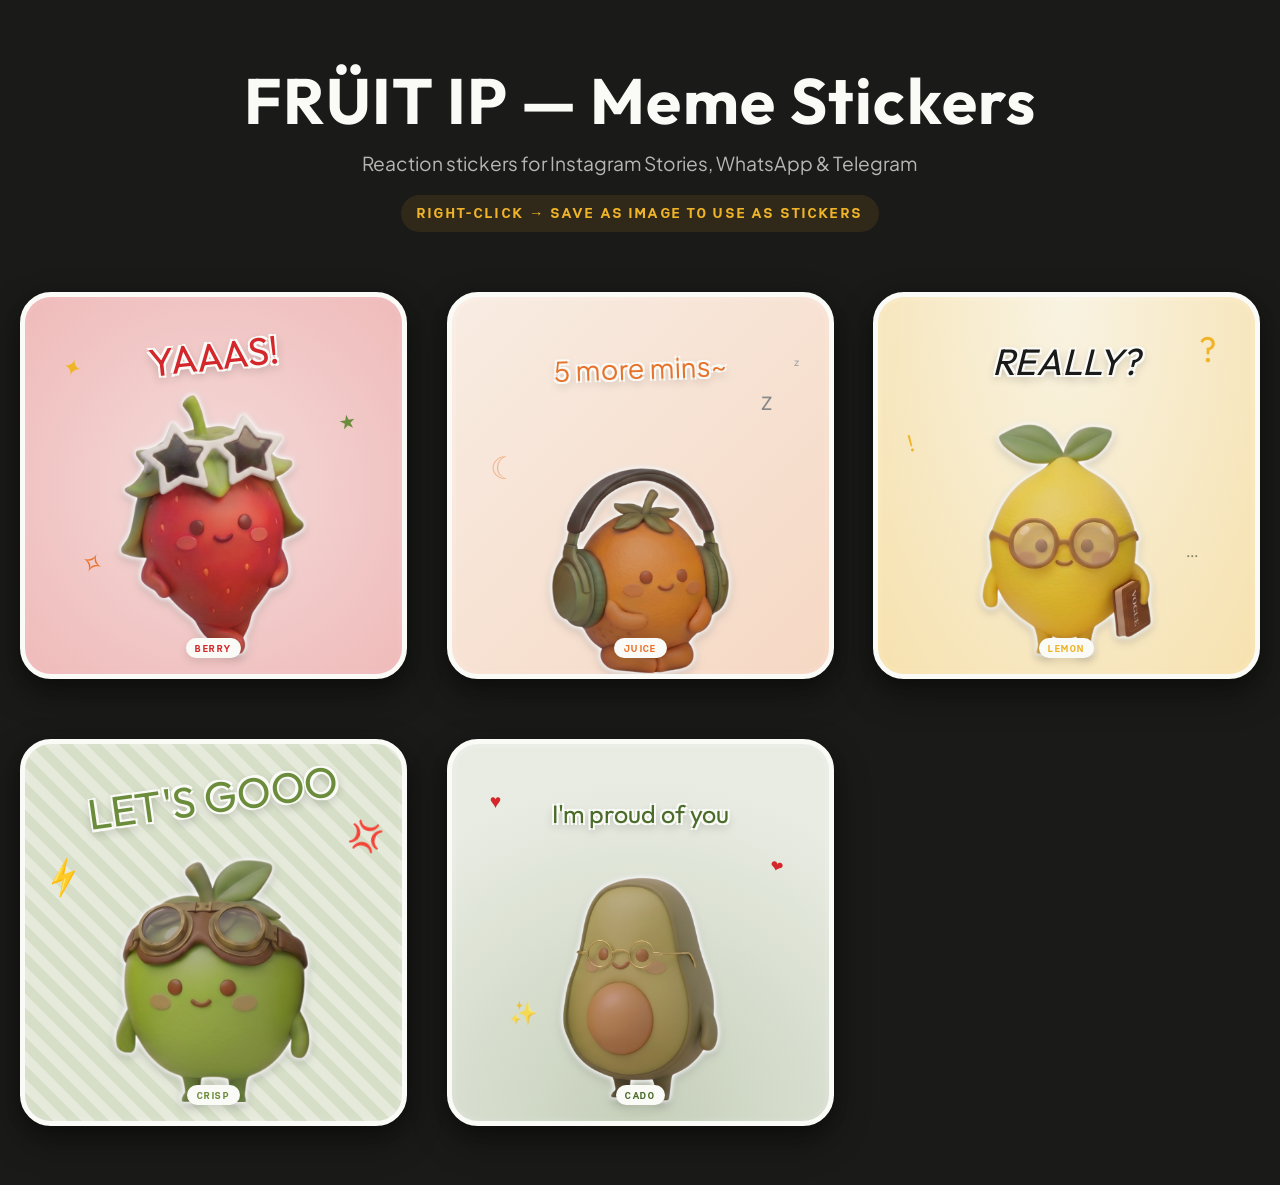
<file: content/stickers.html>
<!DOCTYPE html>
<html lang="en">
<head>
    <meta charset="UTF-8">
    <meta name="viewport" content="width=device-width, initial-scale=1.0">
    <title>FRÜIT IP — Meme Stickers</title>
    <style>
        @import url('https://fonts.googleapis.com/css2?family=Outfit:wght@400;500;600;700;800&family=Plus+Jakarta+Sans:wght@400;500;600;700&display=swap');
        /* FONTS */
        @font-face {
            font-family: 'Gabriel Sans Cond Bold';
            src: url('../assets/fonts/GabrielSansCond-Trial-Bold.ttf') format('truetype');
            font-weight: 700;
            font-style: normal;
        }

        /* BRAND COLORS & DESIGN SYSTEM */
        :root {
            --tomato-red: #D4272B;
            --harvest-orange: #E8722A;
            --golden-amber: #F0B429;
            --leaf-green: #6B8C3A;
            --forest-olive: #4A6B2A;
            --warm-cream: #F5F0E8;
            --charcoal: #1A1A18;
            --snow-white: #FAFAF7;
        }

        * {
            box-sizing: border-box;
            margin: 0;
            padding: 0;
        }

        body {
            background-color: var(--charcoal);
            color: var(--snow-white);
            font-family: 'Plus Jakarta Sans', sans-serif;
            min-height: 100vh;
            display: flex;
            flex-direction: column;
            align-items: center;
            padding: 60px 20px;
        }

        header {
            text-align: center;
            margin-bottom: 60px;
        }

        h1 {
            font-family: 'Outfit', sans-serif;
            font-size: clamp(2.5rem, 5vw, 4rem);
            color: var(--snow-white);
            margin-bottom: 10px;
            letter-spacing: 0.02em;
        }

        p.subtitle {
            font-size: 1.2rem;
            color: rgba(250, 250, 247, 0.7);
            margin-bottom: 20px;
        }
        
        p.instruction {
            font-family: 'Gabriel Sans Cond Bold', sans-serif;
            text-transform: uppercase;
            letter-spacing: 0.15em;
            font-size: 0.9rem;
            color: var(--golden-amber);
            background: rgba(240, 180, 41, 0.1);
            padding: 8px 16px;
            border-radius: 20px;
            display: inline-block;
        }

        /* STICKER GRID */
        .sticker-grid {
            display: grid;
            grid-template-columns: repeat(3, 1fr);
            gap: 60px 40px;
            width: 100%;
            max-width: 1400px;
            margin: 0 auto;
        }

        @media (max-width: 1024px) {
            .sticker-grid {
                grid-template-columns: repeat(2, 1fr);
                gap: 40px;
            }
        }
        @media (max-width: 600px) {
            .sticker-grid {
                grid-template-columns: 1fr;
                gap: 50px;
            }
        }

        /* STICKER BASE */
        .sticker-wrapper {
            display: flex;
            flex-direction: column;
            align-items: center;
            justify-content: center;
            /* Using a container so we can scale the 600x600 sticker down seamlessly */
            width: 100%;
            max-width: 600px;
            margin: 0 auto;
            position: relative;
            container-type: inline-size;
        }

        .sticker {
            width: 100%;
            aspect-ratio: 1 / 1;
            border-radius: 8cqw; /* ~48px at 600px */
            border: 1.3cqw solid var(--snow-white); /* ~8px at 600px */
            box-shadow: 0 15px 35px rgba(0,0,0,0.4), 
                        0 5px 15px rgba(0,0,0,0.2), 
                        inset 0 0 0 1cqw rgba(255,255,255,0.5);
            position: relative;
            overflow: hidden;
            display: flex;
            flex-direction: column;
            align-items: center;
            justify-content: center;
            transition: transform 0.3s cubic-bezier(0.175, 0.885, 0.32, 1.275), box-shadow 0.3s ease;
            cursor: pointer;
            background-color: var(--snow-white);
        }

        .sticker:hover {
            transform: scale(1.05) translateY(-5px);
            box-shadow: 0 25px 45px rgba(0,0,0,0.5), 
                        0 10px 20px rgba(0,0,0,0.3),
                        inset 0 0 0 1cqw rgba(255,255,255,0.6);
            z-index: 10;
        }

        /* Inner background for the tint */
        .sticker-bg {
            position: absolute;
            top: 0;
            left: 0;
            right: 0;
            bottom: 0;
            z-index: 0;
        }

        /* Character Image */
        .sticker-img {
            position: absolute;
            height: 65%;
            z-index: 2;
            object-fit: contain;
            /* White outline effect for character */
            filter: drop-shadow(0 0 0.5cqw white) drop-shadow(0 0 1cqw white) drop-shadow(0 1cqw 1cqw rgba(0,0,0,0.2));
            transition: transform 0.3s ease;
        }

        .sticker:hover .sticker-img {
            transform: scale(1.08);
        }

        /* Meme Text */
        .sticker-text {
            position: absolute;
            z-index: 3;
            font-family: 'Outfit', sans-serif;
            text-align: center;
            color: var(--charcoal);
            line-height: 1.1;
            text-shadow: 2px 2px 0 var(--snow-white),
                         -2px -2px 0 var(--snow-white),
                         2px -2px 0 var(--snow-white),
                         -2px 2px 0 var(--snow-white),
                         0 4px 10px rgba(0,0,0,0.3);
        }

        /* Character Name Label */
        .sticker-label {
            position: absolute;
            bottom: 4cqw;
            z-index: 4;
            font-family: 'Gabriel Sans Cond Bold', sans-serif;
            text-transform: uppercase;
            letter-spacing: 0.15em;
            font-size: 2.5cqw;
            background: var(--snow-white);
            padding: 0.8cqw 2.5cqw;
            border-radius: 4cqw;
            box-shadow: 0 4px 10px rgba(0,0,0,0.1);
        }

        /* Decorative Elements */
        .deco {
            position: absolute;
            z-index: 1;
            font-family: 'Outfit', sans-serif;
            pointer-events: none;
        }


        /* ==================================
           STICKER 1: BERRY (YAAAS!) 
           ================================== */
        .sticker-berry .sticker-bg {
            background: radial-gradient(circle at center, rgba(212, 39, 43, 0.15) 0%, rgba(212, 39, 43, 0.3) 100%);
        }
        .sticker-berry .sticker-img {
            bottom: 5%;
            height: 70%;
        }
        .sticker-berry .sticker-text {
            top: 10%;
            font-size: 10cqw;
            transform: rotate(-6deg);
            color: var(--tomato-red);
        }
        .sticker-berry .sticker-label {
            color: var(--tomato-red);
        }
        /* Decor */
        .sticker-berry .deco-1 { top: 15%; left: 10%; font-size: 6cqw; color: var(--golden-amber); transform: rotate(15deg); }
        .sticker-berry .deco-2 { top: 30%; right: 12%; font-size: 5cqw; color: var(--leaf-green); transform: rotate(-10deg); }
        .sticker-berry .deco-3 { bottom: 25%; left: 15%; font-size: 7cqw; color: var(--harvest-orange); transform: rotate(25deg); }


        /* ==================================
           STICKER 2: JUICE (5 more mins~) 
           ================================== */
        .sticker-juice .sticker-bg {
            background: linear-gradient(135deg, rgba(232, 114, 42, 0.1) 0%, rgba(232, 114, 42, 0.25) 100%);
        }
        .sticker-juice .sticker-img {
            bottom: 0%;
            height: 60%;
        }
        .sticker-juice .sticker-text {
            top: 15%;
            font-family: 'Plus Jakarta Sans', sans-serif; /* softer */
            font-size: 7cqw;
            color: var(--harvest-orange);
            transform: rotate(-2deg);
        }
        .sticker-juice .sticker-label {
            color: var(--harvest-orange);
        }
        /* Decor */
        .sticker-juice .deco-1 { top: 25%; right: 15%; font-size: 5cqw; color: #888; font-family: 'Outfit'; }
        .sticker-juice .deco-2 { top: 15%; right: 8%; font-size: 3cqw; color: #aaa; font-family: 'Outfit'; }
        .sticker-juice .deco-3 { top: 40%; left: 10%; font-size: 8cqw; color: rgba(232,114,42,0.4); } /* moon-like */


        /* ==================================
           STICKER 3: LEMON (Really?) 
           ================================== */
        .sticker-lemon .sticker-bg {
            background: radial-gradient(ellipse at top, rgba(240, 180, 41, 0.1) 0%, rgba(240, 180, 41, 0.35) 100%);
        }
        .sticker-lemon .sticker-img {
            bottom: 5%;
            height: 62%;
        }
        .sticker-lemon .sticker-text {
            top: 12%;
            font-size: 9.5cqw;
            font-style: italic;
            color: var(--charcoal);
            text-transform: uppercase;
        }
        .sticker-lemon .sticker-label {
            color: var(--golden-amber);
        }
        /* Decor */
        .sticker-lemon .deco-1 { top: 8%; right: 10%; font-size: 9cqw; color: var(--golden-amber); }
        .sticker-lemon .deco-2 { bottom: 30%; right: 15%; font-size: 4cqw; color: var(--charcoal); opacity: 0.5; }
        .sticker-lemon .deco-3 { top: 35%; left: 8%; font-size: 6cqw; color: var(--golden-amber); transform: rotate(-15deg); }


        /* ==================================
           STICKER 4: CRISP (LET'S GOOO) 
           ================================== */
        .sticker-crisp .sticker-bg {
            background: repeating-linear-gradient(
                45deg,
                rgba(107, 140, 58, 0.15),
                rgba(107, 140, 58, 0.15) 10px,
                rgba(107, 140, 58, 0.25) 10px,
                rgba(107, 140, 58, 0.25) 20px
            );
        }
        .sticker-crisp .sticker-img {
            bottom: 5%;
            height: 65%;
        }
        .sticker-crisp .sticker-text {
            top: 8%;
            font-size: 11cqw;
            transform: rotate(-8deg);
            color: var(--leaf-green);
        }
        .sticker-crisp .sticker-label {
            color: var(--leaf-green);
        }
        /* Decor */
        .sticker-crisp .deco-1 { top: 30%; left: 5%; font-size: 8cqw; color: var(--golden-amber); transform: rotate(-20deg); }
        .sticker-crisp .deco-2 { top: 20%; right: 5%; font-size: 7cqw; color: var(--tomato-red); transform: rotate(15deg); }


        /* ==================================
           STICKER 5: CADO (I'm proud of you) 
           ================================== */
        .sticker-cado .sticker-bg {
            background: radial-gradient(circle at bottom, rgba(74, 107, 42, 0.3) 0%, rgba(74, 107, 42, 0.1) 80%);
        }
        .sticker-cado .sticker-img {
            bottom: 5%;
            height: 60%;
        }
        .sticker-cado .sticker-text {
            top: 15%;
            font-size: 6.5cqw;
            color: var(--forest-olive);
            width: 80%;
        }
        .sticker-cado .sticker-label {
            color: var(--forest-olive);
        }
        /* Decor */
        .sticker-cado .deco-1 { top: 12%; left: 10%; font-size: 5cqw; color: var(--tomato-red); }
        .sticker-cado .deco-2 { top: 30%; right: 12%; font-size: 4cqw; color: var(--tomato-red); transform: rotate(15deg); }
        .sticker-cado .deco-3 { bottom: 25%; left: 15%; font-size: 6cqw; color: var(--golden-amber); opacity: 0.8; }

    </style>
</head>
<body>

    <header>
        <h1>FRÜIT IP — Meme Stickers</h1>
        <p class="subtitle">Reaction stickers for Instagram Stories, WhatsApp & Telegram</p>
        <p class="instruction">Right-click &rarr; Save as image to use as stickers</p>
    </header>

    <div class="sticker-grid">

        <!-- Sticker 1: Berry -->
        <div class="sticker-wrapper sticker-berry">
            <div class="sticker">
                <div class="sticker-bg"></div>
                <div class="deco deco-1">✦</div>
                <div class="deco deco-2">★</div>
                <div class="deco deco-3">✧</div>
                <div class="sticker-text">YAAAS!</div>
                <img src="../public/assets/IP1-Berry.png" alt="Berry" class="sticker-img">
                <div class="sticker-label">Berry</div>
            </div>
        </div>

        <!-- Sticker 2: Juice -->
        <div class="sticker-wrapper sticker-juice">
            <div class="sticker">
                <div class="sticker-bg"></div>
                <div class="deco deco-1">Z</div>
                <div class="deco deco-2">z</div>
                <div class="deco deco-3">☾</div>
                <div class="sticker-text">5 more mins~</div>
                <img src="../public/assets/IP2-Juice.png" alt="Juice" class="sticker-img">
                <div class="sticker-label">Juice</div>
            </div>
        </div>

        <!-- Sticker 3: Lemon -->
        <div class="sticker-wrapper sticker-lemon">
            <div class="sticker">
                <div class="sticker-bg"></div>
                <div class="deco deco-1">?</div>
                <div class="deco deco-2">...</div>
                <div class="deco deco-3">!</div>
                <div class="sticker-text">Really?</div>
                <img src="../public/assets/IP3-Lemon.png" alt="Lemon" class="sticker-img">
                <div class="sticker-label">Lemon</div>
            </div>
        </div>

        <!-- Sticker 4: Crisp -->
        <div class="sticker-wrapper sticker-crisp">
            <div class="sticker">
                <div class="sticker-bg"></div>
                <div class="deco deco-1">⚡</div>
                <div class="deco deco-2">💢</div>
                <div class="sticker-text">LET'S GOOO</div>
                <img src="../public/assets/IP4-Crisp.png" alt="Crisp" class="sticker-img">
                <div class="sticker-label">Crisp</div>
            </div>
        </div>

        <!-- Sticker 5: Cado -->
        <div class="sticker-wrapper sticker-cado">
            <div class="sticker">
                <div class="sticker-bg"></div>
                <div class="deco deco-1">♥</div>
                <div class="deco deco-2">❤</div>
                <div class="deco deco-3">✨</div>
                <div class="sticker-text">I'm proud of you</div>
                <img src="../public/assets/IP5-Cado.png" alt="Cado" class="sticker-img">
                <div class="sticker-label">Cado</div>
            </div>
        </div>

    </div>

</body>
</html>
</file>
